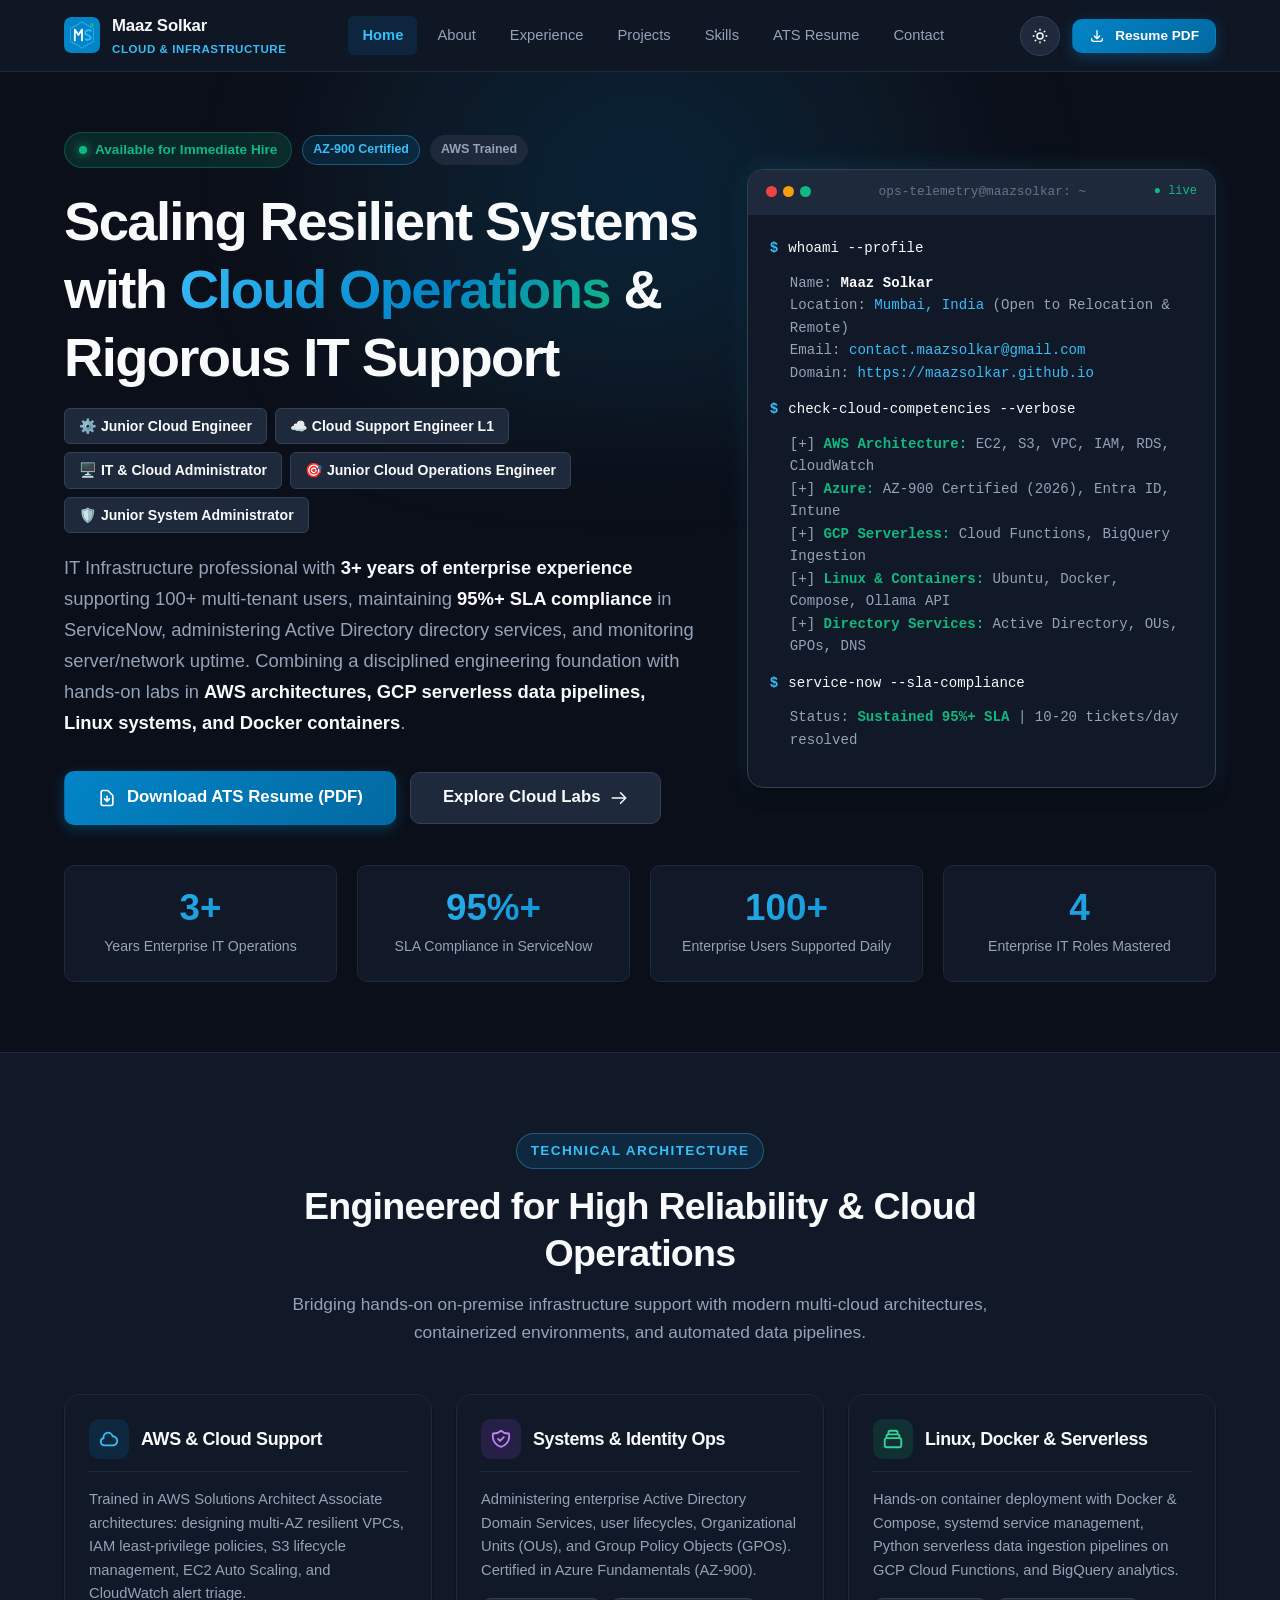
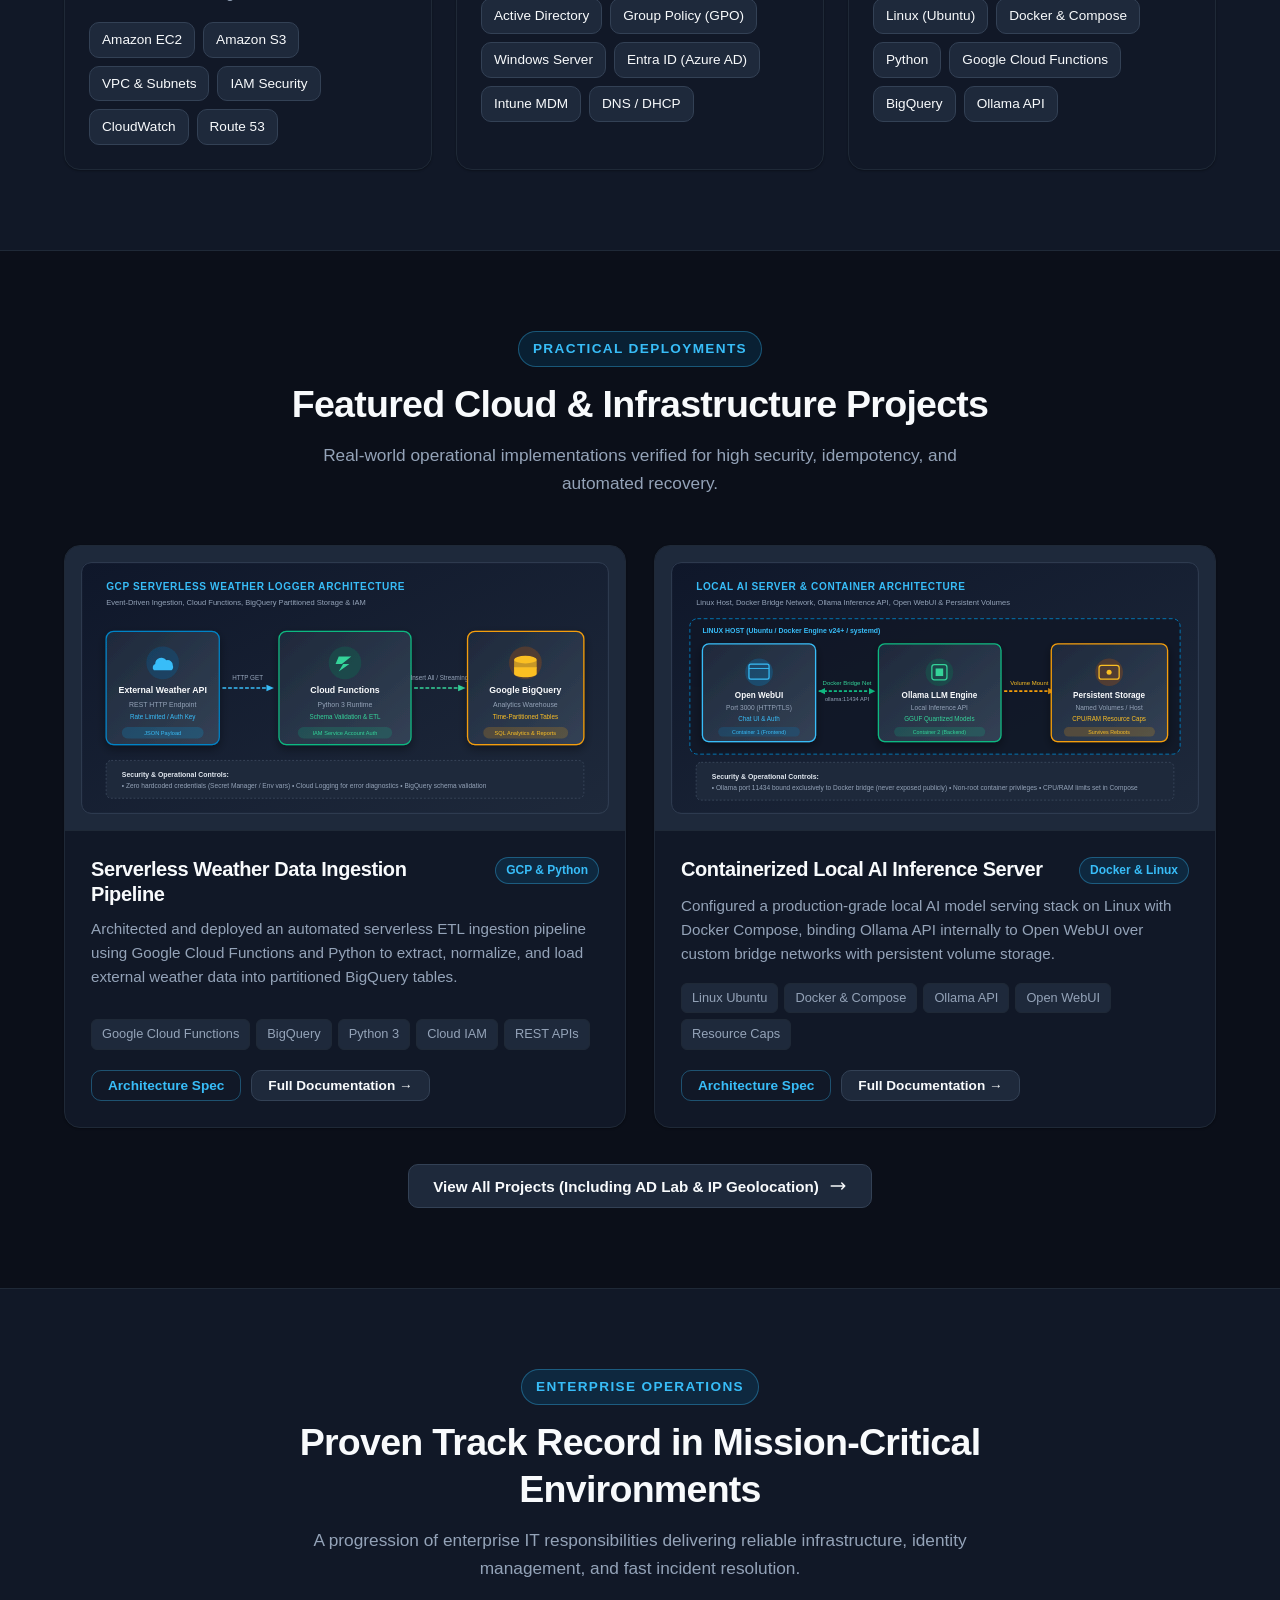
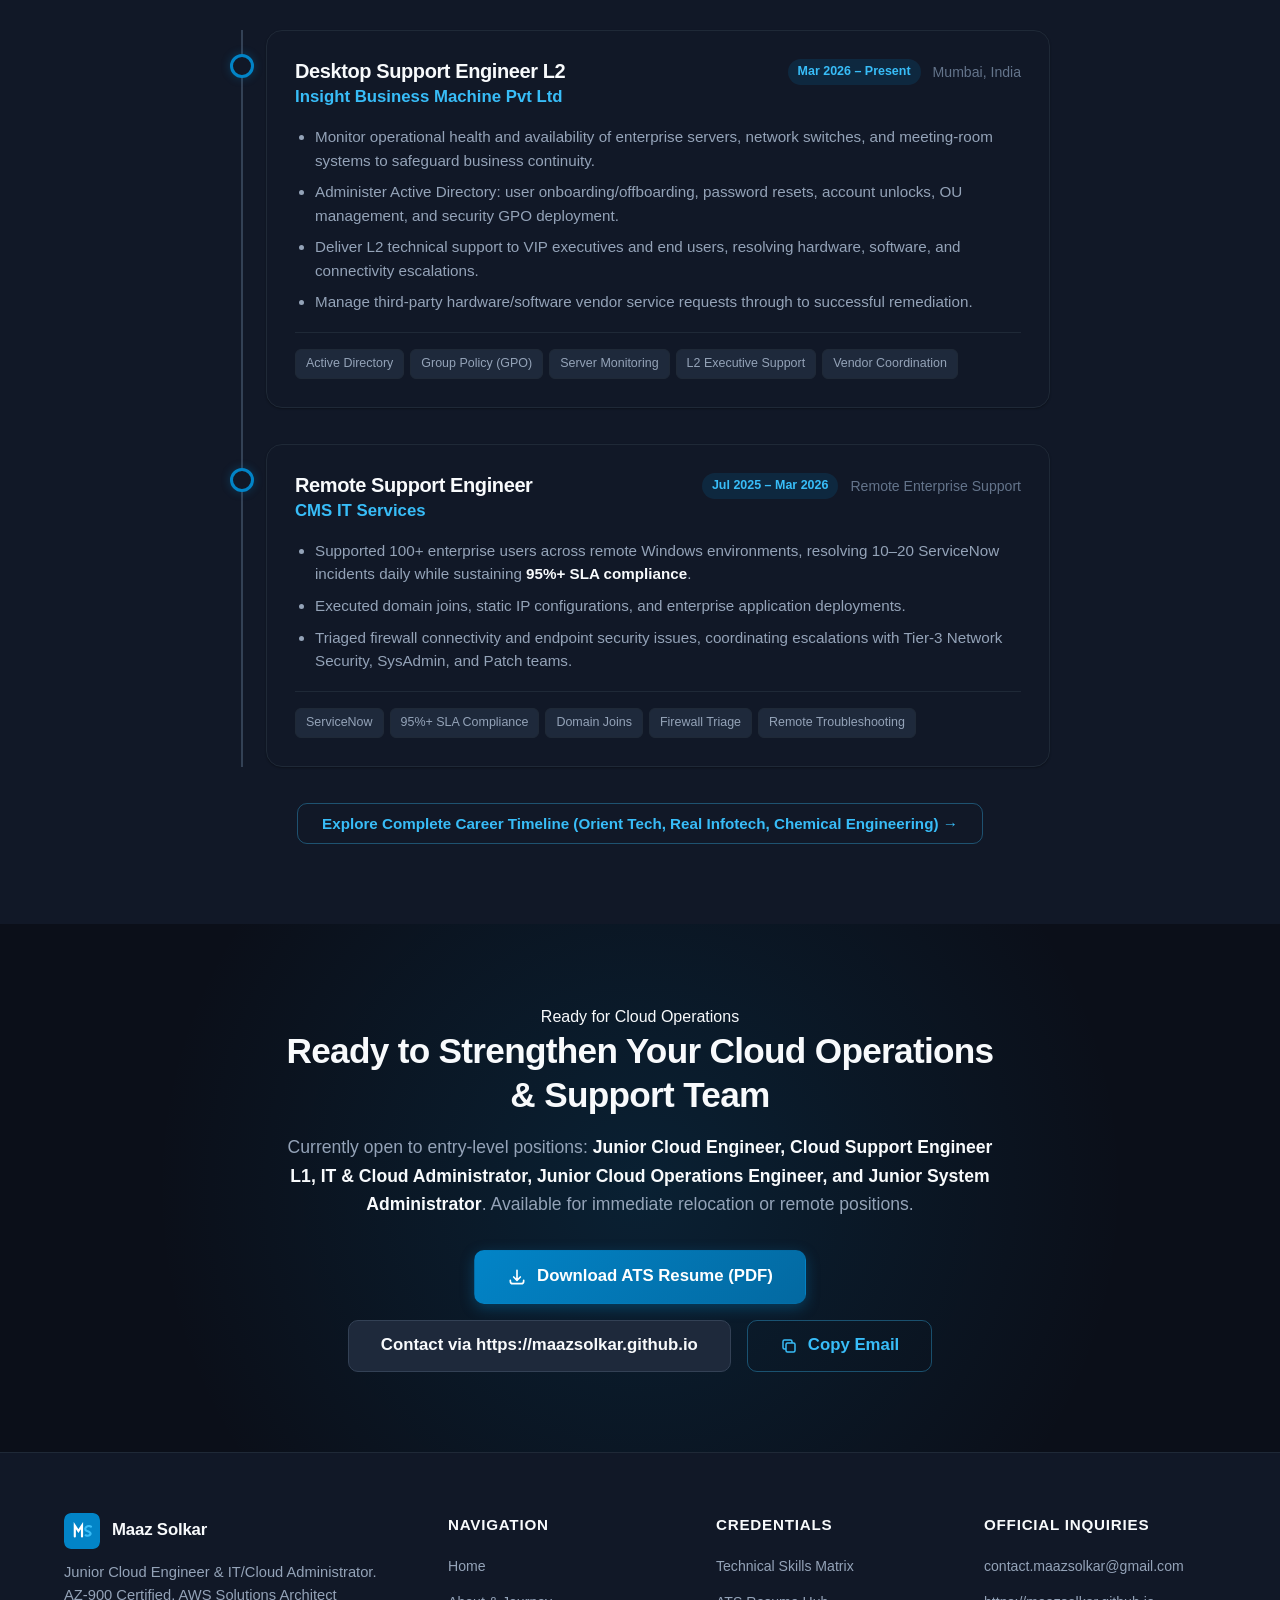
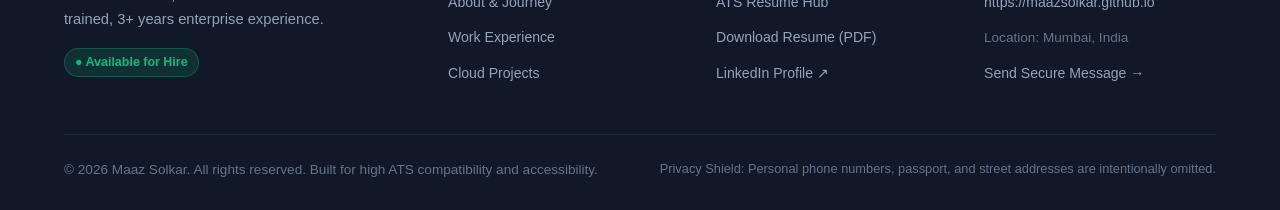
<file: index.html>
<!DOCTYPE html>
<html lang="en" data-theme="dark">
<head>
  <meta charset="UTF-8">
  <meta name="viewport" content="width=device-width, initial-scale=1.0">
  <title>Maaz Solkar | Junior Cloud Engineer &amp; IT Cloud Administrator</title>
  
  <!-- SEO & ATS Meta Tags -->
  <meta name="description" content="Official profile of Maaz Solkar - Infrastructure Operations Professional, AZ-900 Certified, AWS Solutions Architect trained. Target roles: Junior Cloud Engineer, Cloud Support Engineer L1, IT &amp; Cloud Administrator, Junior Cloud Operations Engineer, Junior System Administrator.">
  <meta name="keywords" content="Maaz Solkar, Junior Cloud Engineer, Cloud Support Engineer L1, IT Cloud Administrator, Junior Cloud Operations Engineer, Junior System Administrator, Azure AZ-900, Active Directory, Docker, Linux, BigQuery, ServiceNow, ATS Friendly Resume">
  <meta name="author" content="Maaz Solkar">
  <meta name="robots" content="index, follow">
  <link rel="canonical" href="https://maazsolkar.github.io/">

  <!-- Security & Content Policy -->
  <meta http-equiv="X-Content-Type-Options" content="nosniff">
  <meta http-equiv="X-Frame-Options" content="DENY">
  <meta name="referrer" content="strict-origin-when-cross-origin">

  <!-- Open Graph / Social -->
  <meta property="og:type" content="website">
  <meta property="og:url" content="https://maazsolkar.github.io/">
  <meta property="og:title" content="Maaz Solkar | Cloud Operations &amp; Infrastructure Engineer">
  <meta property="og:description" content="3+ years of enterprise IT experience, AZ-900 certified, AWS Solutions Architect trained. Explore cloud projects, verified skills, and ATS-optimized resume.">
  <meta property="og:site_name" content="Maaz Solkar Profile">

  <!-- Favicon -->
  <link rel="icon" type="image/svg+xml" href="assets/images/favicon.svg">

  <!-- Stylesheets -->
  <link rel="stylesheet" href="css/main.css">
  <link rel="stylesheet" href="css/components.css">
  <link rel="stylesheet" href="css/print.css" media="print">

  <!-- Schema.org JSON-LD for ATS & Search Crawlers -->
  <script type="application/ld+json">
  {
    "@context": "https://schema.org",
    "@type": "Person",
    "name": "Maaz Solkar",
    "jobTitle": "Junior Cloud Engineer",
    "description": "IT Infrastructure & Cloud Operations professional with 3+ years experience supporting enterprise users, Active Directory identity, and monitored infrastructure.",
    "email": "contact.maazsolkar@gmail.com",
    "url": "https://maazsolkar.github.io",
    "sameAs": [
      "https://linkedin.com/in/maaz-solkar"
    ],
    "address": {
      "@type": "PostalAddress",
      "addressLocality": "Mumbai",
      "addressCountry": "India"
    },
    "hasCredential": [
      {
        "@type": "EducationalOccupationalCredential",
        "name": "Microsoft Certified: Azure Fundamentals (AZ-900)",
        "credentialCategory": "Certification"
      },
      {
        "@type": "EducationalOccupationalCredential",
        "name": "AWS Solutions Architect - Associate Training",
        "credentialCategory": "Professional Course"
      }
    ],
    "knowsAbout": [
      "AWS Cloud Operations",
      "Amazon EC2",
      "Amazon S3",
      "Amazon VPC",
      "Active Directory Domain Services",
      "Group Policy Objects (GPO)",
      "Microsoft Azure AZ-900",
      "Google Cloud Functions & BigQuery",
      "Linux Administration",
      "Docker Containers",
      "Python Scripting",
      "ServiceNow Incident & SLA Management"
    ]
  }
  </script>
</head>
<body>

  <!-- Accessible Skip Link -->
  <a href="#mainContent" class="skip-link">Skip to main content</a>

  <!-- Navigation Header -->
  <header class="site-header" role="banner">
    <div class="container nav-container">
      <a href="index.html" class="brand-logo" aria-label="Maaz Solkar Homepage">
        <svg viewBox="0 0 100 100" aria-hidden="true">
          <rect width="100" height="100" rx="20" fill="#0284c7" />
          <polygon points="50,14 82,32 82,68 50,86 18,68 18,32" fill="none" stroke="#38bdf8" stroke-width="3" stroke-dasharray="4 2"/>
          <path d="M30 65 L30 35 L40 50 L50 35 L50 65" fill="none" stroke="#ffffff" stroke-width="5" stroke-linecap="round" stroke-linejoin="round"/>
          <path d="M60 62 C60 62 67 65 72 61 C77 57 71 52 64 50 C57 48 57 40 65 37 C71 35 75 38 75 38" fill="none" stroke="#38bdf8" stroke-width="5" stroke-linecap="round"/>
          <circle cx="78" cy="22" r="5" fill="#10b981" />
        </svg>
        <div class="brand-logo-text">
          <span class="brand-name">Maaz Solkar</span>
          <span class="brand-tag">Cloud &amp; Infrastructure</span>
        </div>
      </a>

      <!-- Desktop Nav -->
      <nav class="nav-menu" aria-label="Main Navigation">
        <a href="index.html" class="nav-link active" aria-current="page">Home</a>
        <a href="about.html" class="nav-link">About</a>
        <a href="experience.html" class="nav-link">Experience</a>
        <a href="projects.html" class="nav-link">Projects</a>
        <a href="skills.html" class="nav-link">Skills</a>
        <a href="resume.html" class="nav-link">ATS Resume</a>
        <a href="contact.html" class="nav-link">Contact</a>
      </nav>

      <!-- Nav Actions -->
      <div class="nav-actions">
        <button class="theme-toggle-btn" type="button" aria-label="Toggle Color Theme">
          <svg class="sun-icon" fill="none" stroke="currentColor" viewBox="0 0 24 24" aria-hidden="true">
            <path stroke-linecap="round" stroke-linejoin="round" stroke-width="2" d="M12 3v1m0 16v1m9-9h-1M4 12H3m15.364 6.364l-.707-.707M6.343 6.343l-.707-.707m12.728 0l-.707.707M6.343 17.657l-.707.707M16 12a4 4 0 11-8 0 4 4 0 018 0z" />
          </svg>
          <svg class="moon-icon" fill="none" stroke="currentColor" viewBox="0 0 24 24" aria-hidden="true">
            <path stroke-linecap="round" stroke-linejoin="round" stroke-width="2" d="M20.354 15.354A9 9 0 018.646 3.646 9.003 9.003 0 0012 21a9.003 9.003 0 008.354-5.646z" />
          </svg>
        </button>

        <a href="assets/docs/Maaz_Solkar_Cloud_Operations_Resume.pdf" download class="btn btn-primary btn-sm" aria-label="Download ATS Resume PDF">
          <svg width="16" height="16" fill="none" stroke="currentColor" viewBox="0 0 24 24" aria-hidden="true">
            <path stroke-linecap="round" stroke-linejoin="round" stroke-width="2" d="M4 16v1a3 3 0 003 3h10a3 3 0 003-3v-1m-4-4l-4 4m0 0l-4-4m4 4V4"/>
          </svg>
          <span>Resume PDF</span>
        </a>

        <!-- Mobile Hamburger Toggle -->
        <button class="mobile-toggle" type="button" aria-label="Open Navigation Menu" aria-expanded="false">
          <svg width="22" height="22" fill="none" stroke="currentColor" viewBox="0 0 24 24" aria-hidden="true">
            <path stroke-linecap="round" stroke-linejoin="round" stroke-width="2" d="M4 6h16M4 12h16M4 18h16"/>
          </svg>
        </button>
      </div>
    </div>
  </header>

  <!-- Mobile Off-Canvas Drawer -->
  <div class="mobile-drawer-backdrop" aria-hidden="true"></div>
  <aside class="mobile-drawer" aria-label="Mobile Navigation Drawer">
    <div style="margin-bottom: 24px; padding-bottom: 16px; border-bottom: 1px solid var(--border-subtle);">
      <div style="font-weight: 800; font-size: 1.1rem; color: var(--text-primary);">Maaz Solkar</div>
      <div style="font-size: 0.8rem; color: var(--text-accent);">https://maazsolkar.github.io</div>
    </div>
    <ul class="mobile-nav-list">
      <li><a href="index.html" class="mobile-nav-link active">Home</a></li>
      <li><a href="about.html" class="mobile-nav-link">About</a></li>
      <li><a href="experience.html" class="mobile-nav-link">Experience</a></li>
      <li><a href="projects.html" class="mobile-nav-link">Projects</a></li>
      <li><a href="skills.html" class="mobile-nav-link">Skills</a></li>
      <li><a href="resume.html" class="mobile-nav-link">ATS Resume</a></li>
      <li><a href="contact.html" class="mobile-nav-link">Contact</a></li>
    </ul>
  </aside>

  <!-- Main Content -->
  <main id="mainContent">

    <!-- HERO SECTION -->
    <section class="hero-section" aria-labelledby="heroHeading">
      <div class="hero-glow" aria-hidden="true"></div>
      <div class="container hero-content">
        
        <!-- Left: Text & Pitch -->
        <div class="hero-text">
          <div class="hero-badge-group">
            <div class="status-indicator">
              <span class="status-dot"></span>
              <span>Available for Immediate Hire</span>
            </div>
            <span class="badge badge-primary">AZ-900 Certified</span>
            <span class="badge">AWS Trained</span>
          </div>

          <h1 id="heroHeading" class="hero-title">
            Scaling Resilient Systems with <span class="gradient-text">Cloud Operations</span> &amp; Rigorous IT Support
          </h1>

          <!-- Targeted Job Roles -->
          <div class="hero-role-tags" aria-label="Targeted Job Roles">
            <span class="hero-role-tag">⚙️ Junior Cloud Engineer</span>
            <span class="hero-role-tag">☁️ Cloud Support Engineer L1</span>
            <span class="hero-role-tag">🖥️ IT &amp; Cloud Administrator</span>
            <span class="hero-role-tag">🎯 Junior Cloud Operations Engineer</span>
            <span class="hero-role-tag">🛡️ Junior System Administrator</span>
          </div>

          <p class="hero-description">
            IT Infrastructure professional with <strong>3+ years of enterprise experience</strong> supporting 100+ multi-tenant users, maintaining <strong>95%+ SLA compliance</strong> in ServiceNow, administering Active Directory directory services, and monitoring server/network uptime. Combining a disciplined engineering foundation with hands-on labs in <strong>AWS architectures, GCP serverless data pipelines, Linux systems, and Docker containers</strong>.
          </p>

          <div class="hero-ctas">
            <a href="assets/docs/Maaz_Solkar_Cloud_Operations_Resume.pdf" download class="btn btn-primary btn-lg">
              <svg width="20" height="20" fill="none" stroke="currentColor" viewBox="0 0 24 24" aria-hidden="true">
                <path stroke-linecap="round" stroke-linejoin="round" stroke-width="2" d="M12 10v6m0 0l-3-3m3 3l3-3m2 8H7a2 2 0 01-2-2V5a2 2 0 012-2h5.586a1 1 0 01.707.293l5.414 5.414a1 1 0 01.293.707V19a2 2 0 01-2 2z" />
              </svg>
              <span>Download ATS Resume (PDF)</span>
            </a>
            <a href="projects.html" class="btn btn-secondary btn-lg">
              <span>Explore Cloud Labs</span>
              <svg width="18" height="18" fill="none" stroke="currentColor" viewBox="0 0 24 24" aria-hidden="true">
                <path stroke-linecap="round" stroke-linejoin="round" stroke-width="2" d="M14 5l7 7m0 0l-7 7m7-7H3"/>
              </svg>
            </a>
          </div>
        </div>

        <!-- Right: Terminal Card / Live Telemetry -->
        <div class="hero-card">
          <div class="terminal-header">
            <div class="terminal-dots">
              <span class="terminal-dot dot-red"></span>
              <span class="terminal-dot dot-yellow"></span>
              <span class="terminal-dot dot-green"></span>
            </div>
            <span class="terminal-title">ops-telemetry@maazsolkar: ~</span>
            <span style="font-size: 0.75rem; color: #10b981; font-family: var(--font-mono);">● live</span>
          </div>
          <div class="terminal-body">
            <div class="terminal-line">
              <span class="terminal-prompt">$</span>
              <span class="terminal-cmd">whoami --profile</span>
            </div>
            <div class="terminal-response">
              <div>Name: <span style="color: #fff; font-weight: bold;">Maaz Solkar</span></div>
              <div>Location: <span style="color: #38bdf8;">Mumbai, India</span> (Open to Relocation &amp; Remote)</div>
              <div>Email: <span style="color: #38bdf8;">contact.maazsolkar@gmail.com</span></div>
              <div>Domain: <span style="color: #38bdf8;">https://maazsolkar.github.io</span></div>
            </div>

            <div class="terminal-line">
              <span class="terminal-prompt">$</span>
              <span class="terminal-cmd">check-cloud-competencies --verbose</span>
            </div>
            <div class="terminal-response">
              <div>[+] <span class="terminal-highlight">AWS Architecture:</span> EC2, S3, VPC, IAM, RDS, CloudWatch</div>
              <div>[+] <span class="terminal-highlight">Azure:</span> AZ-900 Certified (2026), Entra ID, Intune</div>
              <div>[+] <span class="terminal-highlight">GCP Serverless:</span> Cloud Functions, BigQuery Ingestion</div>
              <div>[+] <span class="terminal-highlight">Linux &amp; Containers:</span> Ubuntu, Docker, Compose, Ollama API</div>
              <div>[+] <span class="terminal-highlight">Directory Services:</span> Active Directory, OUs, GPOs, DNS</div>
            </div>

            <div class="terminal-line">
              <span class="terminal-prompt">$</span>
              <span class="terminal-cmd">service-now --sla-compliance</span>
            </div>
            <div class="terminal-response">
              <div>Status: <span class="terminal-highlight">Sustained 95%+ SLA</span> | 10-20 tickets/day resolved</div>
            </div>
          </div>
        </div>

      </div>

      <!-- Live Operational Metrics -->
      <div class="container">
        <div class="metrics-grid">
          <div class="metric-card">
            <div class="metric-value">3+</div>
            <div class="metric-label">Years Enterprise IT Operations</div>
          </div>
          <div class="metric-card">
            <div class="metric-value">95%+</div>
            <div class="metric-label">SLA Compliance in ServiceNow</div>
          </div>
          <div class="metric-card">
            <div class="metric-value">100+</div>
            <div class="metric-label">Enterprise Users Supported Daily</div>
          </div>
          <div class="metric-card">
            <div class="metric-value">4</div>
            <div class="metric-label">Enterprise IT Roles Mastered</div>
          </div>
        </div>
      </div>
    </section>

    <!-- CORE SPECIALIZATIONS & PILLARS -->
    <section class="section-spacing" style="background: var(--bg-secondary); border-top: 1px solid var(--border-subtle); border-bottom: 1px solid var(--border-subtle);">
      <div class="container">
        <div class="section-header">
          <span class="section-eyebrow">Technical Architecture</span>
          <h2 class="section-title">Engineered for High Reliability &amp; Cloud Operations</h2>
          <p class="section-description">Bridging hands-on on-premise infrastructure support with modern multi-cloud architectures, containerized environments, and automated data pipelines.</p>
        </div>

        <div class="specializations-grid">
          
          <!-- Pillar 1: AWS & Cloud Infrastructure -->
          <div class="skill-category-card">
            <div class="skill-category-header">
              <div class="skill-category-icon">
                <svg width="22" height="22" fill="none" stroke="currentColor" viewBox="0 0 24 24" aria-hidden="true">
                  <path stroke-linecap="round" stroke-linejoin="round" stroke-width="2" d="M3 15a4 4 0 004 4h9a5 5 0 10-.1-9.999 5.002 5.002 0 00-9.78 2.096A4.001 4.001 0 003 15z" />
                </svg>
              </div>
              <h3 class="skill-category-title">AWS &amp; Cloud Support</h3>
            </div>
            <p style="font-size: 0.92rem; color: var(--text-secondary); margin-bottom: 16px;">
              Trained in AWS Solutions Architect Associate architectures: designing multi-AZ resilient VPCs, IAM least-privilege policies, S3 lifecycle management, EC2 Auto Scaling, and CloudWatch alert triage.
            </p>
            <div class="skill-pill-list">
              <span class="skill-pill">Amazon EC2</span>
              <span class="skill-pill">Amazon S3</span>
              <span class="skill-pill">VPC &amp; Subnets</span>
              <span class="skill-pill">IAM Security</span>
              <span class="skill-pill">CloudWatch</span>
              <span class="skill-pill">Route 53</span>
            </div>
          </div>

          <!-- Pillar 2: Systems, Identity & Active Directory -->
          <div class="skill-category-card">
            <div class="skill-category-header">
              <div class="skill-category-icon" style="background: rgba(168, 85, 247, 0.15); color: #c084fc;">
                <svg width="22" height="22" fill="none" stroke="currentColor" viewBox="0 0 24 24" aria-hidden="true">
                  <path stroke-linecap="round" stroke-linejoin="round" stroke-width="2" d="M9 12l2 2 4-4m5.618-4.016A11.955 11.955 0 0112 2.944a11.955 11.955 0 01-8.618 3.04A12.02 12.02 0 003 9c0 5.591 3.824 10.29 9 11.622 5.176-1.332 9-6.03 9-11.622 0-1.042-.133-2.052-.382-3.016z" />
                </svg>
              </div>
              <h3 class="skill-category-title">Systems &amp; Identity Ops</h3>
            </div>
            <p style="font-size: 0.92rem; color: var(--text-secondary); margin-bottom: 16px;">
              Administering enterprise Active Directory Domain Services, user lifecycles, Organizational Units (OUs), and Group Policy Objects (GPOs). Certified in Azure Fundamentals (AZ-900).
            </p>
            <div class="skill-pill-list">
              <span class="skill-pill">Active Directory</span>
              <span class="skill-pill">Group Policy (GPO)</span>
              <span class="skill-pill">Windows Server</span>
              <span class="skill-pill">Entra ID (Azure AD)</span>
              <span class="skill-pill">Intune MDM</span>
              <span class="skill-pill">DNS / DHCP</span>
            </div>
          </div>

          <!-- Pillar 3: Linux, Containers & Serverless -->
          <div class="skill-category-card">
            <div class="skill-category-header">
              <div class="skill-category-icon" style="background: rgba(16, 185, 129, 0.15); color: #34d399;">
                <svg width="22" height="22" fill="none" stroke="currentColor" viewBox="0 0 24 24" aria-hidden="true">
                  <path stroke-linecap="round" stroke-linejoin="round" stroke-width="2" d="M19 11H5m14 0a2 2 0 012 2v6a2 2 0 01-2 2H5a2 2 0 01-2-2v-6a2 2 0 012-2m14 0V9a2 2 0 00-2-2M5 11V9a2 2 0 012-2m0 0V5a2 2 0 012-2h6a2 2 0 012 2v2M7 7h10" />
                </svg>
              </div>
              <h3 class="skill-category-title">Linux, Docker &amp; Serverless</h3>
            </div>
            <p style="font-size: 0.92rem; color: var(--text-secondary); margin-bottom: 16px;">
              Hands-on container deployment with Docker &amp; Compose, systemd service management, Python serverless data ingestion pipelines on GCP Cloud Functions, and BigQuery analytics.
            </p>
            <div class="skill-pill-list">
              <span class="skill-pill">Linux (Ubuntu)</span>
              <span class="skill-pill">Docker &amp; Compose</span>
              <span class="skill-pill">Python</span>
              <span class="skill-pill">Google Cloud Functions</span>
              <span class="skill-pill">BigQuery</span>
              <span class="skill-pill">Ollama API</span>
            </div>
          </div>

        </div>
      </div>
    </section>

    <!-- FEATURED PROJECTS PREVIEW -->
    <section class="section-spacing">
      <div class="container">
        <div class="section-header">
          <span class="section-eyebrow">Practical Deployments</span>
          <h2 class="section-title">Featured Cloud &amp; Infrastructure Projects</h2>
          <p class="section-description">Real-world operational implementations verified for high security, idempotency, and automated recovery.</p>
        </div>

        <div class="projects-grid">
          
          <!-- Project 1: GCP Weather Logger -->
          <article class="project-card">
            <div class="project-preview" onclick="openProjectModal('GCP Weather Logger Pipeline', 'assets/images/gcp-weather-arch.svg', '<p><strong>Stack:</strong> Python, Google Cloud Functions, BigQuery, Cloud IAM.<br><strong>Objective:</strong> Serverless weather ingestion pipeline collecting data from REST APIs and saving structured, partitioned records into BigQuery.<br><strong>Key Controls:</strong> Dedicated IAM Service Account, secret store integration, zero hardcoded credentials, and cloud logging observability.</p>')">
              <img src="assets/images/gcp-weather-arch.svg" alt="GCP Weather Logger Architecture Diagram" loading="lazy">
              <div class="project-preview-overlay">
                <svg width="20" height="20" fill="none" stroke="currentColor" viewBox="0 0 24 24"><path stroke-linecap="round" stroke-linejoin="round" stroke-width="2" d="M21 21l-6-6m2-5a7 7 0 11-14 0 7 7 0 0114 0zM10 7v3m0 0v3m0-3h3m-3 0H7"/></svg>
                <span>Click to View Architecture Diagram</span>
              </div>
            </div>
            <div class="project-body">
              <div class="project-header-row">
                <h3 class="project-title">Serverless Weather Data Ingestion Pipeline</h3>
                <span class="project-category-badge">GCP &amp; Python</span>
              </div>
              <p class="project-desc">
                Architected and deployed an automated serverless ETL ingestion pipeline using Google Cloud Functions and Python to extract, normalize, and load external weather data into partitioned BigQuery tables.
              </p>
              <div class="project-tech-stack">
                <span class="project-tech-pill">Google Cloud Functions</span>
                <span class="project-tech-pill">BigQuery</span>
                <span class="project-tech-pill">Python 3</span>
                <span class="project-tech-pill">Cloud IAM</span>
                <span class="project-tech-pill">REST APIs</span>
              </div>
              <div class="project-actions">
                <button type="button" class="btn btn-outline btn-sm" onclick="openProjectModal('GCP Weather Logger Pipeline', 'assets/images/gcp-weather-arch.svg', '<p><strong>Stack:</strong> Python, Google Cloud Functions, BigQuery, Cloud IAM.<br><strong>Details:</strong> Schema normalization with retry safety, Cloud IAM least privilege, structured BigQuery SQL audit verification.</p>')">
                  <span>Architecture Spec</span>
                </button>
                <a href="projects.html#gcp-weather" class="btn btn-secondary btn-sm">Full Documentation →</a>
              </div>
            </div>
          </article>

          <!-- Project 2: Local AI Server -->
          <article class="project-card">
            <div class="project-preview" onclick="openProjectModal('Containerized Local AI Inference Stack', 'assets/images/local-ai-arch.svg', '<p><strong>Stack:</strong> Linux (Ubuntu), Docker, Docker Compose, Ollama, Open WebUI.<br><strong>Objective:</strong> Self-hosted local inference environment for large language models, isolated behind Docker bridge networking.<br><strong>Key Controls:</strong> Non-root container privileges, persistent volume storage, CPU/GPU utilization telemetry, and firewall isolation.</p>')">
              <img src="assets/images/local-ai-arch.svg" alt="Local AI Server Architecture Diagram" loading="lazy">
              <div class="project-preview-overlay">
                <svg width="20" height="20" fill="none" stroke="currentColor" viewBox="0 0 24 24"><path stroke-linecap="round" stroke-linejoin="round" stroke-width="2" d="M21 21l-6-6m2-5a7 7 0 11-14 0 7 7 0 0114 0zM10 7v3m0 0v3m0-3h3m-3 0H7"/></svg>
                <span>Click to View Architecture Diagram</span>
              </div>
            </div>
            <div class="project-body">
              <div class="project-header-row">
                <h3 class="project-title">Containerized Local AI Inference Server</h3>
                <span class="project-category-badge">Docker &amp; Linux</span>
              </div>
              <p class="project-desc">
                Configured a production-grade local AI model serving stack on Linux with Docker Compose, binding Ollama API internally to Open WebUI over custom bridge networks with persistent volume storage.
              </p>
              <div class="project-tech-stack">
                <span class="project-tech-pill">Linux Ubuntu</span>
                <span class="project-tech-pill">Docker &amp; Compose</span>
                <span class="project-tech-pill">Ollama API</span>
                <span class="project-tech-pill">Open WebUI</span>
                <span class="project-tech-pill">Resource Caps</span>
              </div>
              <div class="project-actions">
                <button type="button" class="btn btn-outline btn-sm" onclick="openProjectModal('Containerized Local AI Inference Stack', 'assets/images/local-ai-arch.svg', '<p><strong>Stack:</strong> Linux, Docker, Ollama, Open WebUI.<br><strong>Details:</strong> Persistent volume mounts for model weights, container healthchecks, and internal bridge routing.</p>')">
                  <span>Architecture Spec</span>
                </button>
                <a href="projects.html#local-ai" class="btn btn-secondary btn-sm">Full Documentation →</a>
              </div>
            </div>
          </article>

        </div>

        <div style="text-align: center; margin-top: 36px;">
          <a href="projects.html" class="btn btn-secondary">
            <span>View All Projects (Including AD Lab &amp; IP Geolocation)</span>
            <svg width="18" height="18" fill="none" stroke="currentColor" viewBox="0 0 24 24"><path stroke-linecap="round" stroke-linejoin="round" stroke-width="2" d="M17 8l4 4m0 0l-4 4m4-4H3"/></svg>
          </a>
        </div>
      </div>
    </section>

    <!-- LATEST EXPERIENCE HIGHLIGHTS -->
    <section class="section-spacing" style="background: var(--bg-secondary); border-top: 1px solid var(--border-subtle);">
      <div class="container">
        <div class="section-header">
          <span class="section-eyebrow">Enterprise Operations</span>
          <h2 class="section-title">Proven Track Record in Mission-Critical Environments</h2>
          <p class="section-description">A progression of enterprise IT responsibilities delivering reliable infrastructure, identity management, and fast incident resolution.</p>
        </div>

        <div class="timeline" style="max-width: 820px; margin: 0 auto;">
          
          <!-- Current Role: Insight Business Machines -->
          <div class="timeline-item">
            <div class="timeline-dot"></div>
            <div class="timeline-card">
              <div class="timeline-header">
                <div>
                  <h3 class="timeline-role">Desktop Support Engineer L2</h3>
                  <div class="timeline-company">Insight Business Machine Pvt Ltd</div>
                </div>
                <div class="timeline-meta">
                  <span class="timeline-badge">Mar 2026 – Present</span>
                  <span>Mumbai, India</span>
                </div>
              </div>
              <ul class="timeline-bullets">
                <li>Monitor operational health and availability of enterprise servers, network switches, and meeting-room systems to safeguard business continuity.</li>
                <li>Administer Active Directory: user onboarding/offboarding, password resets, account unlocks, OU management, and security GPO deployment.</li>
                <li>Deliver L2 technical support to VIP executives and end users, resolving hardware, software, and connectivity escalations.</li>
                <li>Manage third-party hardware/software vendor service requests through to successful remediation.</li>
              </ul>
              <div class="timeline-tags">
                <span class="timeline-tag">Active Directory</span>
                <span class="timeline-tag">Group Policy (GPO)</span>
                <span class="timeline-tag">Server Monitoring</span>
                <span class="timeline-tag">L2 Executive Support</span>
                <span class="timeline-tag">Vendor Coordination</span>
              </div>
            </div>
          </div>

          <!-- Role 2: CMS IT Services -->
          <div class="timeline-item">
            <div class="timeline-dot"></div>
            <div class="timeline-card">
              <div class="timeline-header">
                <div>
                  <h3 class="timeline-role">Remote Support Engineer</h3>
                  <div class="timeline-company">CMS IT Services</div>
                </div>
                <div class="timeline-meta">
                  <span class="timeline-badge">Jul 2025 – Mar 2026</span>
                  <span>Remote Enterprise Support</span>
                </div>
              </div>
              <ul class="timeline-bullets">
                <li>Supported 100+ enterprise users across remote Windows environments, resolving 10–20 ServiceNow incidents daily while sustaining <strong>95%+ SLA compliance</strong>.</li>
                <li>Executed domain joins, static IP configurations, and enterprise application deployments.</li>
                <li>Triaged firewall connectivity and endpoint security issues, coordinating escalations with Tier-3 Network Security, SysAdmin, and Patch teams.</li>
              </ul>
              <div class="timeline-tags">
                <span class="timeline-tag">ServiceNow</span>
                <span class="timeline-tag">95%+ SLA Compliance</span>
                <span class="timeline-tag">Domain Joins</span>
                <span class="timeline-tag">Firewall Triage</span>
                <span class="timeline-tag">Remote Troubleshooting</span>
              </div>
            </div>
          </div>

        </div>

        <div style="text-align: center; margin-top: 36px;">
          <a href="experience.html" class="btn btn-outline">
            <span>Explore Complete Career Timeline (Orient Tech, Real Infotech, Chemical Engineering) →</span>
          </a>
        </div>
      </div>
    </section>

    <!-- CALL TO ACTION / ATS RESUME DOWNLOAD -->
    <section class="section-spacing" style="text-align: center; background: radial-gradient(circle at center, rgba(2, 132, 199, 0.15) 0%, transparent 70%);">
      <div class="container" style="max-width: 760px;">
        <span class="section-eyebrow">Ready for Cloud Operations</span>
        <h2 style="font-size: 2.2rem; margin-bottom: 16px;">Ready to Strengthen Your Cloud Operations &amp; Support Team</h2>
        <p style="font-size: 1.1rem; color: var(--text-secondary); margin-bottom: 32px;">
          Currently open to entry-level positions: <strong>Junior Cloud Engineer, Cloud Support Engineer L1, IT &amp; Cloud Administrator, Junior Cloud Operations Engineer, and Junior System Administrator</strong>. Available for immediate relocation or remote positions.
        </p>

        <div style="display: flex; justify-content: center; flex-wrap: wrap; gap: 16px;">
          <a href="assets/docs/Maaz_Solkar_Cloud_Operations_Resume.pdf" download class="btn btn-primary btn-lg">
            <svg width="20" height="20" fill="none" stroke="currentColor" viewBox="0 0 24 24"><path stroke-linecap="round" stroke-linejoin="round" stroke-width="2" d="M4 16v1a3 3 0 003 3h10a3 3 0 003-3v-1m-4-4l-4 4m0 0l-4-4m4 4V4"/></svg>
            <span>Download ATS Resume (PDF)</span>
          </a>
          <a href="contact.html" class="btn btn-secondary btn-lg">
            <span>Contact via https://maazsolkar.github.io</span>
          </a>
          <button type="button" class="btn btn-outline btn-lg" onclick="copyToClipboard('contact.maazsolkar@gmail.com', 'Email copied: contact.maazsolkar@gmail.com')">
            <svg width="18" height="18" fill="none" stroke="currentColor" viewBox="0 0 24 24"><path stroke-linecap="round" stroke-linejoin="round" stroke-width="2" d="M8 16H6a2 2 0 01-2-2V6a2 2 0 012-2h8a2 2 0 012 2v2m-6 12h8a2 2 0 002-2v-8a2 2 0 00-2-2h-8a2 2 0 00-2 2v8a2 2 0 002 2z"/></svg>
            <span>Copy Email</span>
          </button>
        </div>
      </div>
    </section>

  </main>

  <!-- Global Project Architecture Modal Container -->
  <div class="modal-backdrop" role="dialog" aria-modal="true" aria-labelledby="modalTitle">
    <div class="modal-content">
      <div class="modal-header">
        <h3 id="modalTitle" class="modal-title">Architecture Diagram</h3>
        <button type="button" class="modal-close-btn" aria-label="Close modal">✕</button>
      </div>
      <div class="modal-body"></div>
    </div>
  </div>

  <!-- Back to Top Button -->
  <button type="button" class="back-to-top" aria-label="Scroll to top of page">
    <svg width="20" height="20" fill="none" stroke="currentColor" viewBox="0 0 24 24">
      <path stroke-linecap="round" stroke-linejoin="round" stroke-width="2.5" d="M5 10l7-7m0 0l7 7m-7-7v18"/>
    </svg>
  </button>

  <!-- Footer -->
  <footer class="site-footer" role="contentinfo">
    <div class="container">
      <div class="footer-top">
        <div class="footer-brand">
          <div class="brand-logo">
            <svg viewBox="0 0 100 100" width="32" height="32" aria-hidden="true">
              <rect width="100" height="100" rx="20" fill="#0284c7" />
              <path d="M30 65 L30 35 L40 50 L50 35 L50 65" fill="none" stroke="#ffffff" stroke-width="6" stroke-linecap="round"/>
              <path d="M60 62 C60 62 67 65 72 61 C77 57 71 52 64 50 C57 48 57 40 65 37 C71 35 75 38 75 38" fill="none" stroke="#38bdf8" stroke-width="6" stroke-linecap="round"/>
            </svg>
            <span class="brand-name">Maaz Solkar</span>
          </div>
          <p>
            Junior Cloud Engineer &amp; IT/Cloud Administrator. AZ-900 Certified, AWS Solutions Architect trained, 3+ years enterprise experience.
          </p>
          <div style="margin-top: 14px;">
            <span class="badge badge-success">● Available for Hire</span>
          </div>
        </div>

        <div>
          <div class="footer-col-title">Navigation</div>
          <ul class="footer-links">
            <li><a href="index.html" class="footer-link">Home</a></li>
            <li><a href="about.html" class="footer-link">About &amp; Journey</a></li>
            <li><a href="experience.html" class="footer-link">Work Experience</a></li>
            <li><a href="projects.html" class="footer-link">Cloud Projects</a></li>
          </ul>
        </div>

        <div>
          <div class="footer-col-title">Credentials</div>
          <ul class="footer-links">
            <li><a href="skills.html" class="footer-link">Technical Skills Matrix</a></li>
            <li><a href="resume.html" class="footer-link">ATS Resume Hub</a></li>
            <li><a href="assets/docs/Maaz_Solkar_Cloud_Operations_Resume.pdf" download class="footer-link">Download Resume (PDF)</a></li>
            <li><a href="https://linkedin.com/in/maaz-solkar" target="_blank" rel="noopener noreferrer" class="footer-link">LinkedIn Profile ↗</a></li>
          </ul>
        </div>

        <div>
          <div class="footer-col-title">Official Inquiries</div>
          <ul class="footer-links">
            <li><a href="mailto:contact.maazsolkar@gmail.com" class="footer-link">contact.maazsolkar@gmail.com</a></li>
            <li><a href="https://maazsolkar.github.io" class="footer-link">https://maazsolkar.github.io</a></li>
            <li><span style="font-size: 0.85rem; color: var(--text-muted);">Location: Mumbai, India</span></li>
            <li><a href="contact.html" class="footer-link">Send Secure Message →</a></li>
          </ul>
        </div>
      </div>

      <div class="footer-bottom">
        <div>
          © 2026 Maaz Solkar. All rights reserved. Built for high ATS compatibility and accessibility.
        </div>
        <div style="font-size: 0.8rem; color: var(--text-muted);">
          Privacy Shield: Personal phone numbers, passport, and street addresses are intentionally omitted.
        </div>
      </div>
    </div>
  </footer>

  <!-- Scripts -->
  <script src="js/main.js"></script>
</body>
</html>
</file>
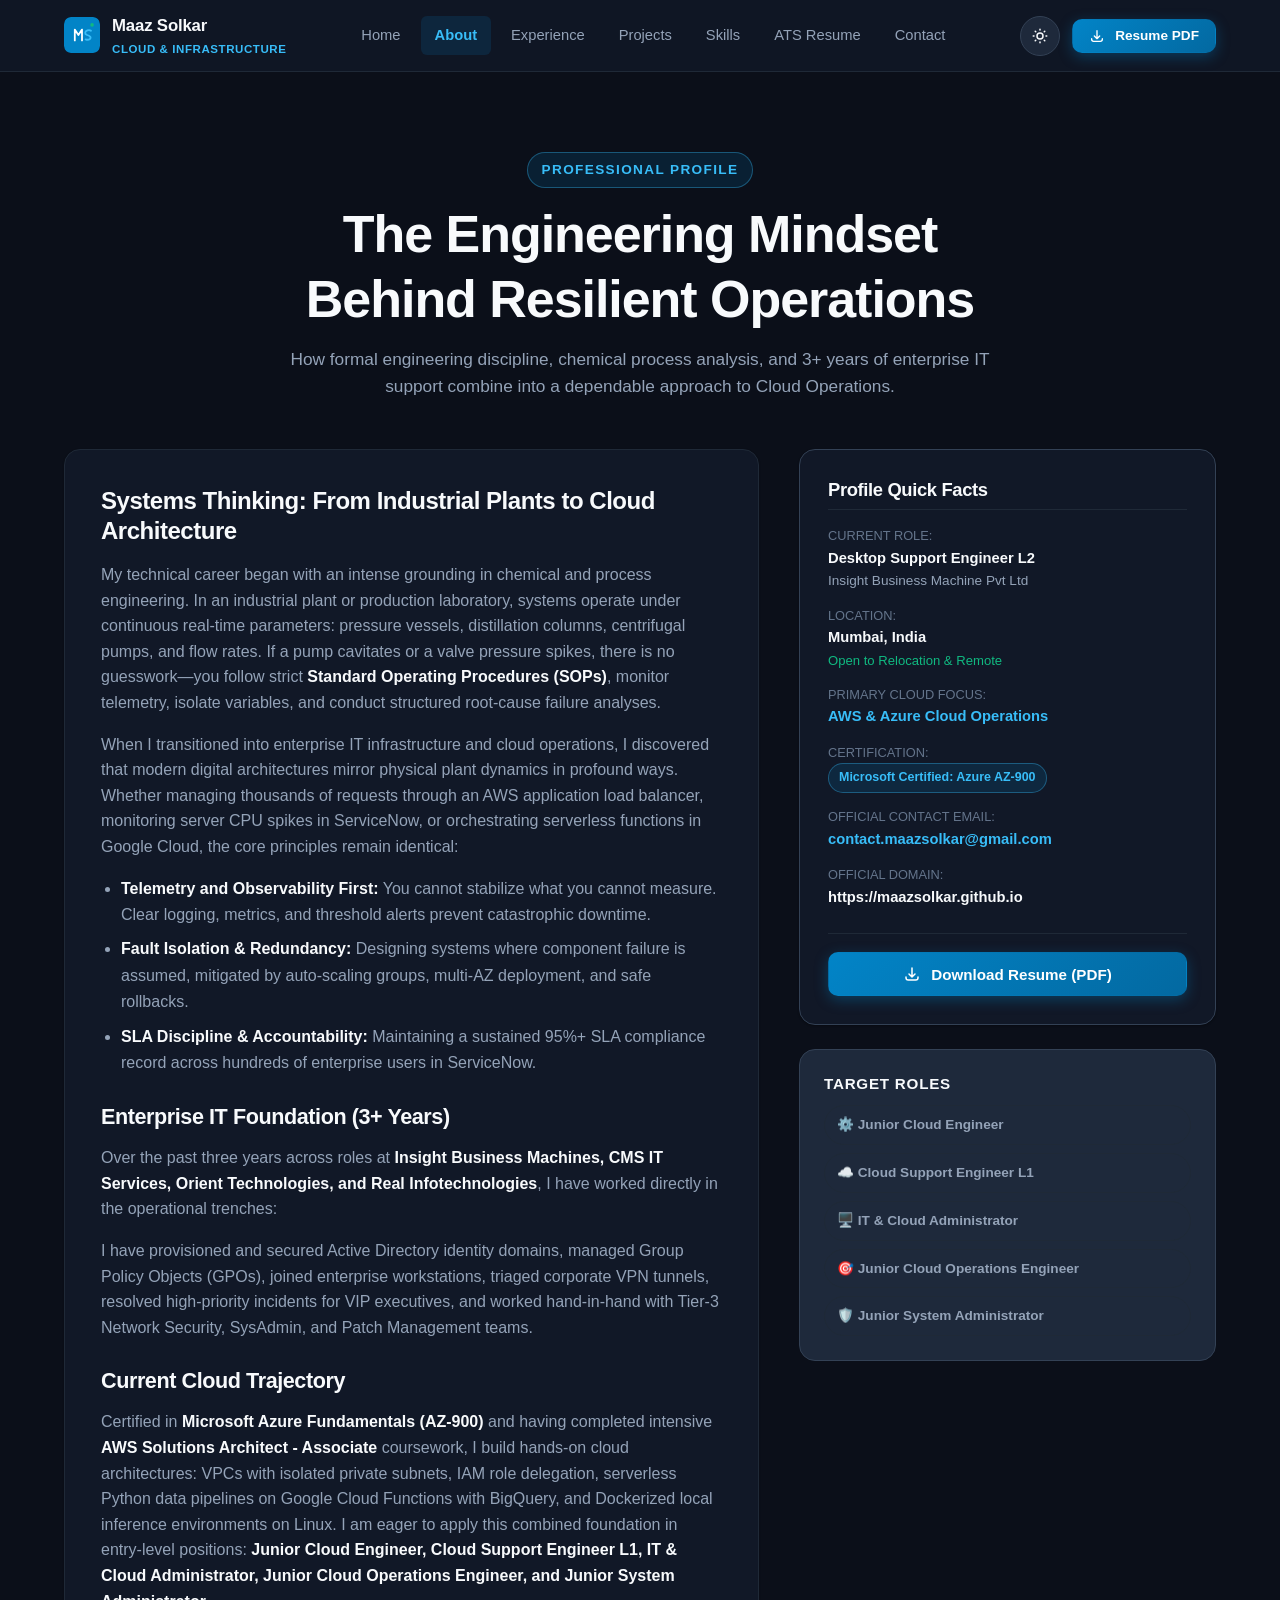
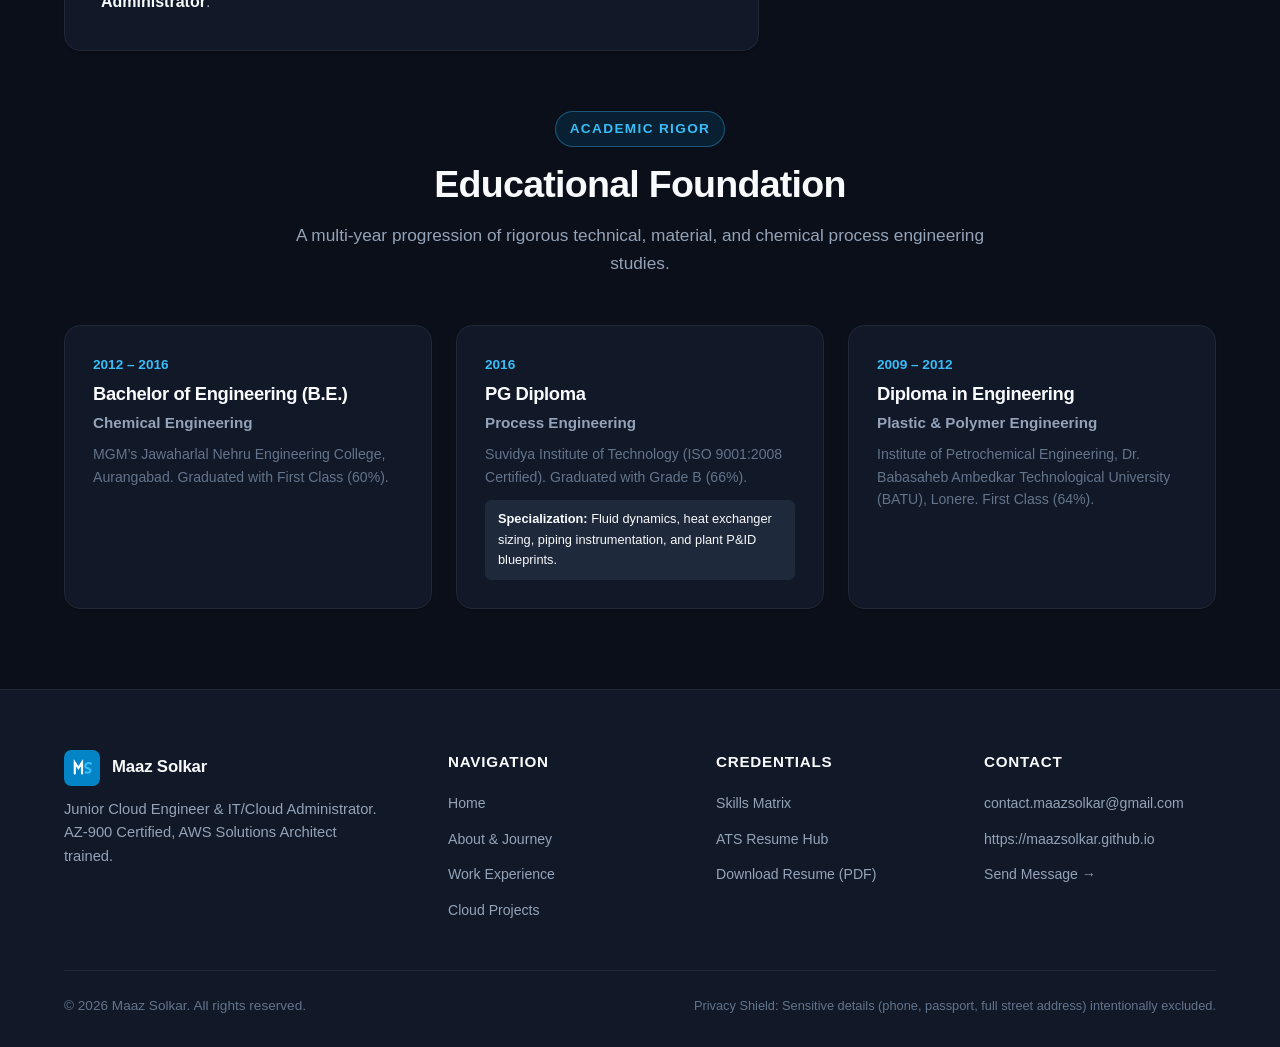
<file: about.html>
<!DOCTYPE html>
<html lang="en" data-theme="dark">
<head>
  <meta charset="UTF-8">
  <meta name="viewport" content="width=device-width, initial-scale=1.0">
  <title>About Maaz Solkar | Cloud Operations &amp; Systems Engineering Journey</title>
  
  <meta name="description" content="Learn about Maaz Solkar's unique journey from process engineering to enterprise IT infrastructure and Cloud Operations. Certified in Azure AZ-900, trained in AWS Solutions Architect.">
  <meta name="keywords" content="Maaz Solkar, About, Junior Cloud Engineer, Cloud Support Engineer L1, IT Cloud Administrator, Junior System Administrator, Systems Engineering, Background">
  <meta name="author" content="Maaz Solkar">
  <meta name="robots" content="index, follow">
  <link rel="canonical" href="https://maazsolkar.github.io/about.html">

  <meta http-equiv="X-Content-Type-Options" content="nosniff">
  <meta http-equiv="X-Frame-Options" content="DENY">
  <meta name="referrer" content="strict-origin-when-cross-origin">

  <link rel="icon" type="image/svg+xml" href="assets/images/favicon.svg">
  <link rel="stylesheet" href="css/main.css">
  <link rel="stylesheet" href="css/components.css">
  <link rel="stylesheet" href="css/print.css" media="print">

  <script type="application/ld+json">
  {
    "@context": "https://schema.org",
    "@type": "ProfilePage",
    "mainEntity": {
      "@type": "Person",
      "name": "Maaz Solkar",
      "jobTitle": "Junior Cloud Engineer",
      "email": "contact.maazsolkar@gmail.com",
      "url": "https://maazsolkar.github.io",
      "alumniOf": [
        {
          "@type": "EducationalOrganization",
          "name": "MGM's Jawaharlal Nehru Engineering College"
        },
        {
          "@type": "EducationalOrganization",
          "name": "Institute of Petrochemical Engineering"
        }
      ]
    }
  }
  </script>
</head>
<body>

  <a href="#mainContent" class="skip-link">Skip to main content</a>

  <!-- Header -->
  <header class="site-header" role="banner">
    <div class="container nav-container">
      <a href="index.html" class="brand-logo" aria-label="Maaz Solkar Homepage">
        <svg viewBox="0 0 100 100" aria-hidden="true">
          <rect width="100" height="100" rx="20" fill="#0284c7" />
          <path d="M30 65 L30 35 L40 50 L50 35 L50 65" fill="none" stroke="#ffffff" stroke-width="5" stroke-linecap="round" stroke-linejoin="round"/>
          <path d="M60 62 C60 62 67 65 72 61 C77 57 71 52 64 50 C57 48 57 40 65 37 C71 35 75 38 75 38" fill="none" stroke="#38bdf8" stroke-width="5" stroke-linecap="round"/>
          <circle cx="78" cy="22" r="5" fill="#10b981" />
        </svg>
        <div class="brand-logo-text">
          <span class="brand-name">Maaz Solkar</span>
          <span class="brand-tag">Cloud &amp; Infrastructure</span>
        </div>
      </a>

      <nav class="nav-menu" aria-label="Main Navigation">
        <a href="index.html" class="nav-link">Home</a>
        <a href="about.html" class="nav-link active" aria-current="page">About</a>
        <a href="experience.html" class="nav-link">Experience</a>
        <a href="projects.html" class="nav-link">Projects</a>
        <a href="skills.html" class="nav-link">Skills</a>
        <a href="resume.html" class="nav-link">ATS Resume</a>
        <a href="contact.html" class="nav-link">Contact</a>
      </nav>

      <div class="nav-actions">
        <button class="theme-toggle-btn" type="button" aria-label="Toggle Color Theme">
          <svg class="sun-icon" fill="none" stroke="currentColor" viewBox="0 0 24 24"><path stroke-linecap="round" stroke-linejoin="round" stroke-width="2" d="M12 3v1m0 16v1m9-9h-1M4 12H3m15.364 6.364l-.707-.707M6.343 6.343l-.707-.707m12.728 0l-.707.707M6.343 17.657l-.707.707M16 12a4 4 0 11-8 0 4 4 0 018 0z" /></svg>
          <svg class="moon-icon" fill="none" stroke="currentColor" viewBox="0 0 24 24"><path stroke-linecap="round" stroke-linejoin="round" stroke-width="2" d="M20.354 15.354A9 9 0 018.646 3.646 9.003 9.003 0 0012 21a9.003 9.003 0 008.354-5.646z" /></svg>
        </button>

        <a href="assets/docs/Maaz_Solkar_Cloud_Operations_Resume.pdf" download class="btn btn-primary btn-sm">
          <svg width="16" height="16" fill="none" stroke="currentColor" viewBox="0 0 24 24"><path stroke-linecap="round" stroke-linejoin="round" stroke-width="2" d="M4 16v1a3 3 0 003 3h10a3 3 0 003-3v-1m-4-4l-4 4m0 0l-4-4m4 4V4"/></svg>
          <span>Resume PDF</span>
        </a>

        <button class="mobile-toggle" type="button" aria-label="Open Navigation Menu" aria-expanded="false">
          <svg width="22" height="22" fill="none" stroke="currentColor" viewBox="0 0 24 24"><path stroke-linecap="round" stroke-linejoin="round" stroke-width="2" d="M4 6h16M4 12h16M4 18h16"/></svg>
        </button>
      </div>
    </div>
  </header>

  <!-- Mobile Drawer -->
  <div class="mobile-drawer-backdrop" aria-hidden="true"></div>
  <aside class="mobile-drawer" aria-label="Mobile Navigation Drawer">
    <div style="margin-bottom: 24px; padding-bottom: 16px; border-bottom: 1px solid var(--border-subtle);">
      <div style="font-weight: 800; font-size: 1.1rem; color: var(--text-primary);">Maaz Solkar</div>
      <div style="font-size: 0.8rem; color: var(--text-accent);">https://maazsolkar.github.io</div>
    </div>
    <ul class="mobile-nav-list">
      <li><a href="index.html" class="mobile-nav-link">Home</a></li>
      <li><a href="about.html" class="mobile-nav-link active">About</a></li>
      <li><a href="experience.html" class="mobile-nav-link">Experience</a></li>
      <li><a href="projects.html" class="mobile-nav-link">Projects</a></li>
      <li><a href="skills.html" class="mobile-nav-link">Skills</a></li>
      <li><a href="resume.html" class="mobile-nav-link">ATS Resume</a></li>
      <li><a href="contact.html" class="mobile-nav-link">Contact</a></li>
    </ul>
  </aside>

  <!-- Main Content -->
  <main id="mainContent" class="section-spacing">
    <div class="container">
      
      <!-- Section Header -->
      <div class="section-header">
        <span class="section-eyebrow">Professional Profile</span>
        <h1 class="section-title">The Engineering Mindset Behind Resilient Operations</h1>
        <p class="section-description">
          How formal engineering discipline, chemical process analysis, and 3+ years of enterprise IT support combine into a dependable approach to Cloud Operations.
        </p>
      </div>

      <!-- Main Story Grid -->
      <div class="story-grid">
        
        <!-- Story Text -->
        <article style="background: var(--bg-secondary); border: 1px solid var(--border-subtle); border-radius: var(--radius-lg); padding: 36px; box-shadow: var(--shadow-sm);">
          <h2 style="font-size: 1.5rem; margin-bottom: 16px; color: var(--text-primary);">Systems Thinking: From Industrial Plants to Cloud Architecture</h2>
          
          <p style="margin-bottom: 16px;">
            My technical career began with an intense grounding in chemical and process engineering. In an industrial plant or production laboratory, systems operate under continuous real-time parameters: pressure vessels, distillation columns, centrifugal pumps, and flow rates. If a pump cavitates or a valve pressure spikes, there is no guesswork—you follow strict <strong>Standard Operating Procedures (SOPs)</strong>, monitor telemetry, isolate variables, and conduct structured root-cause failure analyses.
          </p>

          <p style="margin-bottom: 16px;">
            When I transitioned into enterprise IT infrastructure and cloud operations, I discovered that modern digital architectures mirror physical plant dynamics in profound ways. Whether managing thousands of requests through an AWS application load balancer, monitoring server CPU spikes in ServiceNow, or orchestrating serverless functions in Google Cloud, the core principles remain identical:
          </p>

          <ul style="margin-left: 20px; margin-bottom: 20px; color: var(--text-secondary); line-height: 1.65;">
            <li style="margin-bottom: 8px;"><strong style="color: var(--text-primary);">Telemetry and Observability First:</strong> You cannot stabilize what you cannot measure. Clear logging, metrics, and threshold alerts prevent catastrophic downtime.</li>
            <li style="margin-bottom: 8px;"><strong style="color: var(--text-primary);">Fault Isolation &amp; Redundancy:</strong> Designing systems where component failure is assumed, mitigated by auto-scaling groups, multi-AZ deployment, and safe rollbacks.</li>
            <li style="margin-bottom: 8px;"><strong style="color: var(--text-primary);">SLA Discipline &amp; Accountability:</strong> Maintaining a sustained 95%+ SLA compliance record across hundreds of enterprise users in ServiceNow.</li>
          </ul>

          <h2 style="font-size: 1.35rem; margin-top: 28px; margin-bottom: 14px; color: var(--text-primary);">Enterprise IT Foundation (3+ Years)</h2>
          <p style="margin-bottom: 16px;">
            Over the past three years across roles at <strong>Insight Business Machines, CMS IT Services, Orient Technologies, and Real Infotechnologies</strong>, I have worked directly in the operational trenches:
          </p>
          <p style="margin-bottom: 16px;">
            I have provisioned and secured Active Directory identity domains, managed Group Policy Objects (GPOs), joined enterprise workstations, triaged corporate VPN tunnels, resolved high-priority incidents for VIP executives, and worked hand-in-hand with Tier-3 Network Security, SysAdmin, and Patch Management teams.
          </p>

          <h2 style="font-size: 1.35rem; margin-top: 28px; margin-bottom: 14px; color: var(--text-primary);">Current Cloud Trajectory</h2>
          <p>
            Certified in <strong>Microsoft Azure Fundamentals (AZ-900)</strong> and having completed intensive <strong>AWS Solutions Architect - Associate</strong> coursework, I build hands-on cloud architectures: VPCs with isolated private subnets, IAM role delegation, serverless Python data pipelines on Google Cloud Functions with BigQuery, and Dockerized local inference environments on Linux. I am eager to apply this combined foundation in entry-level positions: <strong>Junior Cloud Engineer, Cloud Support Engineer L1, IT &amp; Cloud Administrator, Junior Cloud Operations Engineer, and Junior System Administrator</strong>.
          </p>
        </article>

        <!-- Sidebar: At a Glance Card -->
        <aside style="display: flex; flex-direction: column; gap: 24px;">
          
          <div style="background: var(--bg-secondary); border: 1px solid var(--border-medium); border-radius: var(--radius-lg); padding: 28px; box-shadow: var(--shadow-sm);">
            <h3 style="font-size: 1.15rem; margin-bottom: 16px; border-bottom: 1px solid var(--border-subtle); padding-bottom: 8px; color: var(--text-primary);">Profile Quick Facts</h3>
            
            <div style="display: flex; flex-direction: column; gap: 14px; font-size: 0.92rem;">
              <div>
                <span style="color: var(--text-muted); display: block; font-size: 0.8rem; text-transform: uppercase;">Current Role:</span>
                <span style="font-weight: 600; color: var(--text-primary);">Desktop Support Engineer L2</span>
                <span style="display: block; font-size: 0.85rem; color: var(--text-secondary);">Insight Business Machine Pvt Ltd</span>
              </div>

              <div>
                <span style="color: var(--text-muted); display: block; font-size: 0.8rem; text-transform: uppercase;">Location:</span>
                <span style="font-weight: 600; color: var(--text-primary);">Mumbai, India</span>
                <span style="display: block; font-size: 0.82rem; color: var(--color-success);">Open to Relocation &amp; Remote</span>
              </div>

              <div>
                <span style="color: var(--text-muted); display: block; font-size: 0.8rem; text-transform: uppercase;">Primary Cloud Focus:</span>
                <span style="font-weight: 600; color: var(--text-accent);">AWS &amp; Azure Cloud Operations</span>
              </div>

              <div>
                <span style="color: var(--text-muted); display: block; font-size: 0.8rem; text-transform: uppercase;">Certification:</span>
                <span class="badge badge-primary">Microsoft Certified: Azure AZ-900</span>
              </div>

              <div>
                <span style="color: var(--text-muted); display: block; font-size: 0.8rem; text-transform: uppercase;">Official Contact Email:</span>
                <a href="mailto:contact.maazsolkar@gmail.com" style="font-weight: 600; word-break: break-all;">contact.maazsolkar@gmail.com</a>
              </div>

              <div>
                <span style="color: var(--text-muted); display: block; font-size: 0.8rem; text-transform: uppercase;">Official Domain:</span>
                <span style="font-weight: 600; color: var(--text-primary);">https://maazsolkar.github.io</span>
              </div>
            </div>

            <div style="margin-top: 24px; padding-top: 18px; border-top: 1px solid var(--border-subtle);">
              <a href="assets/docs/Maaz_Solkar_Cloud_Operations_Resume.pdf" download class="btn btn-primary" style="width: 100%;">
                <svg width="18" height="18" fill="none" stroke="currentColor" viewBox="0 0 24 24"><path stroke-linecap="round" stroke-linejoin="round" stroke-width="2" d="M4 16v1a3 3 0 003 3h10a3 3 0 003-3v-1m-4-4l-4 4m0 0l-4-4m4 4V4"/></svg>
                <span>Download Resume (PDF)</span>
              </a>
            </div>
          </div>

          <!-- Target Roles Badge Box -->
          <div style="background: var(--bg-tertiary); border: 1px solid var(--border-medium); border-radius: var(--radius-lg); padding: 24px;">
            <h4 style="font-size: 0.95rem; font-weight: 700; color: var(--text-primary); text-transform: uppercase; letter-spacing: 0.05em; margin-bottom: 12px;">Target Roles</h4>
            <div style="display: flex; flex-direction: column; gap: 8px;">
              <span class="badge" style="padding: 8px 12px; font-size: 0.85rem; justify-content: flex-start;">⚙️ Junior Cloud Engineer</span>
              <span class="badge" style="padding: 8px 12px; font-size: 0.85rem; justify-content: flex-start;">☁️ Cloud Support Engineer L1</span>
              <span class="badge" style="padding: 8px 12px; font-size: 0.85rem; justify-content: flex-start;">🖥️ IT &amp; Cloud Administrator</span>
              <span class="badge" style="padding: 8px 12px; font-size: 0.85rem; justify-content: flex-start;">🎯 Junior Cloud Operations Engineer</span>
              <span class="badge" style="padding: 8px 12px; font-size: 0.85rem; justify-content: flex-start;">🛡️ Junior System Administrator</span>
            </div>
          </div>

        </aside>
      </div>

      <!-- FORMAL EDUCATION & CREDENTIALS -->
      <section style="margin-top: 40px;">
        <div class="section-header">
          <span class="section-eyebrow">Academic Rigor</span>
          <h2 class="section-title">Educational Foundation</h2>
          <p class="section-description">A multi-year progression of rigorous technical, material, and chemical process engineering studies.</p>
        </div>

        <div class="education-grid">
          
          <!-- Degree 1 -->
          <div style="background: var(--bg-secondary); border: 1px solid var(--border-subtle); border-radius: var(--radius-lg); padding: 28px; box-shadow: var(--shadow-sm);">
            <div style="font-size: 0.85rem; font-weight: 700; color: var(--color-accent); margin-bottom: 6px;">2012 – 2016</div>
            <h3 style="font-size: 1.15rem; font-weight: 700; color: var(--text-primary); margin-bottom: 6px;">Bachelor of Engineering (B.E.)</h3>
            <div style="font-size: 0.95rem; font-weight: 600; color: var(--text-secondary); margin-bottom: 8px;">Chemical Engineering</div>
            <p style="font-size: 0.88rem; color: var(--text-muted); margin-bottom: 0;">
              MGM’s Jawaharlal Nehru Engineering College, Aurangabad. Graduated with First Class (60%).
            </p>
          </div>

          <!-- Degree 2 -->
          <div style="background: var(--bg-secondary); border: 1px solid var(--border-subtle); border-radius: var(--radius-lg); padding: 28px; box-shadow: var(--shadow-sm);">
            <div style="font-size: 0.85rem; font-weight: 700; color: var(--color-accent); margin-bottom: 6px;">2016</div>
            <h3 style="font-size: 1.15rem; font-weight: 700; color: var(--text-primary); margin-bottom: 6px;">PG Diploma</h3>
            <div style="font-size: 0.95rem; font-weight: 600; color: var(--text-secondary); margin-bottom: 8px;">Process Engineering</div>
            <p style="font-size: 0.88rem; color: var(--text-muted); margin-bottom: 12px;">
              Suvidya Institute of Technology (ISO 9001:2008 Certified). Graduated with Grade B (66%).
            </p>
            <div style="font-size: 0.8rem; background: var(--bg-tertiary); padding: 8px 12px; border-radius: var(--radius-sm); border: 1px solid var(--border-subtle);">
              <strong>Specialization:</strong> Fluid dynamics, heat exchanger sizing, piping instrumentation, and plant P&amp;ID blueprints.
            </div>
          </div>

          <!-- Degree 3 -->
          <div style="background: var(--bg-secondary); border: 1px solid var(--border-subtle); border-radius: var(--radius-lg); padding: 28px; box-shadow: var(--shadow-sm);">
            <div style="font-size: 0.85rem; font-weight: 700; color: var(--color-accent); margin-bottom: 6px;">2009 – 2012</div>
            <h3 style="font-size: 1.15rem; font-weight: 700; color: var(--text-primary); margin-bottom: 6px;">Diploma in Engineering</h3>
            <div style="font-size: 0.95rem; font-weight: 600; color: var(--text-secondary); margin-bottom: 8px;">Plastic &amp; Polymer Engineering</div>
            <p style="font-size: 0.88rem; color: var(--text-muted); margin-bottom: 0;">
              Institute of Petrochemical Engineering, Dr. Babasaheb Ambedkar Technological University (BATU), Lonere. First Class (64%).
            </p>
          </div>

        </div>
      </section>

    </div>
  </main>

  <!-- Footer -->
  <footer class="site-footer" role="contentinfo">
    <div class="container">
      <div class="footer-top">
        <div class="footer-brand">
          <div class="brand-logo">
            <svg viewBox="0 0 100 100" width="32" height="32" aria-hidden="true">
              <rect width="100" height="100" rx="20" fill="#0284c7" />
              <path d="M30 65 L30 35 L40 50 L50 35 L50 65" fill="none" stroke="#ffffff" stroke-width="6" stroke-linecap="round"/>
              <path d="M60 62 C60 62 67 65 72 61 C77 57 71 52 64 50 C57 48 57 40 65 37 C71 35 75 38 75 38" fill="none" stroke="#38bdf8" stroke-width="6" stroke-linecap="round"/>
            </svg>
            <span class="brand-name">Maaz Solkar</span>
          </div>
          <p>Junior Cloud Engineer &amp; IT/Cloud Administrator. AZ-900 Certified, AWS Solutions Architect trained.</p>
        </div>

        <div>
          <div class="footer-col-title">Navigation</div>
          <ul class="footer-links">
            <li><a href="index.html" class="footer-link">Home</a></li>
            <li><a href="about.html" class="footer-link">About &amp; Journey</a></li>
            <li><a href="experience.html" class="footer-link">Work Experience</a></li>
            <li><a href="projects.html" class="footer-link">Cloud Projects</a></li>
          </ul>
        </div>

        <div>
          <div class="footer-col-title">Credentials</div>
          <ul class="footer-links">
            <li><a href="skills.html" class="footer-link">Skills Matrix</a></li>
            <li><a href="resume.html" class="footer-link">ATS Resume Hub</a></li>
            <li><a href="assets/docs/Maaz_Solkar_Cloud_Operations_Resume.pdf" download class="footer-link">Download Resume (PDF)</a></li>
          </ul>
        </div>

        <div>
          <div class="footer-col-title">Contact</div>
          <ul class="footer-links">
            <li><a href="mailto:contact.maazsolkar@gmail.com" class="footer-link">contact.maazsolkar@gmail.com</a></li>
            <li><a href="https://maazsolkar.github.io" class="footer-link">https://maazsolkar.github.io</a></li>
            <li><a href="contact.html" class="footer-link">Send Message →</a></li>
          </ul>
        </div>
      </div>

      <div class="footer-bottom">
        <div>© 2026 Maaz Solkar. All rights reserved.</div>
        <div style="font-size: 0.8rem; color: var(--text-muted);">
          Privacy Shield: Sensitive details (phone, passport, full street address) intentionally excluded.
        </div>
      </div>
    </div>
  </footer>

  <script src="js/main.js"></script>
</body>
</html>
</file>
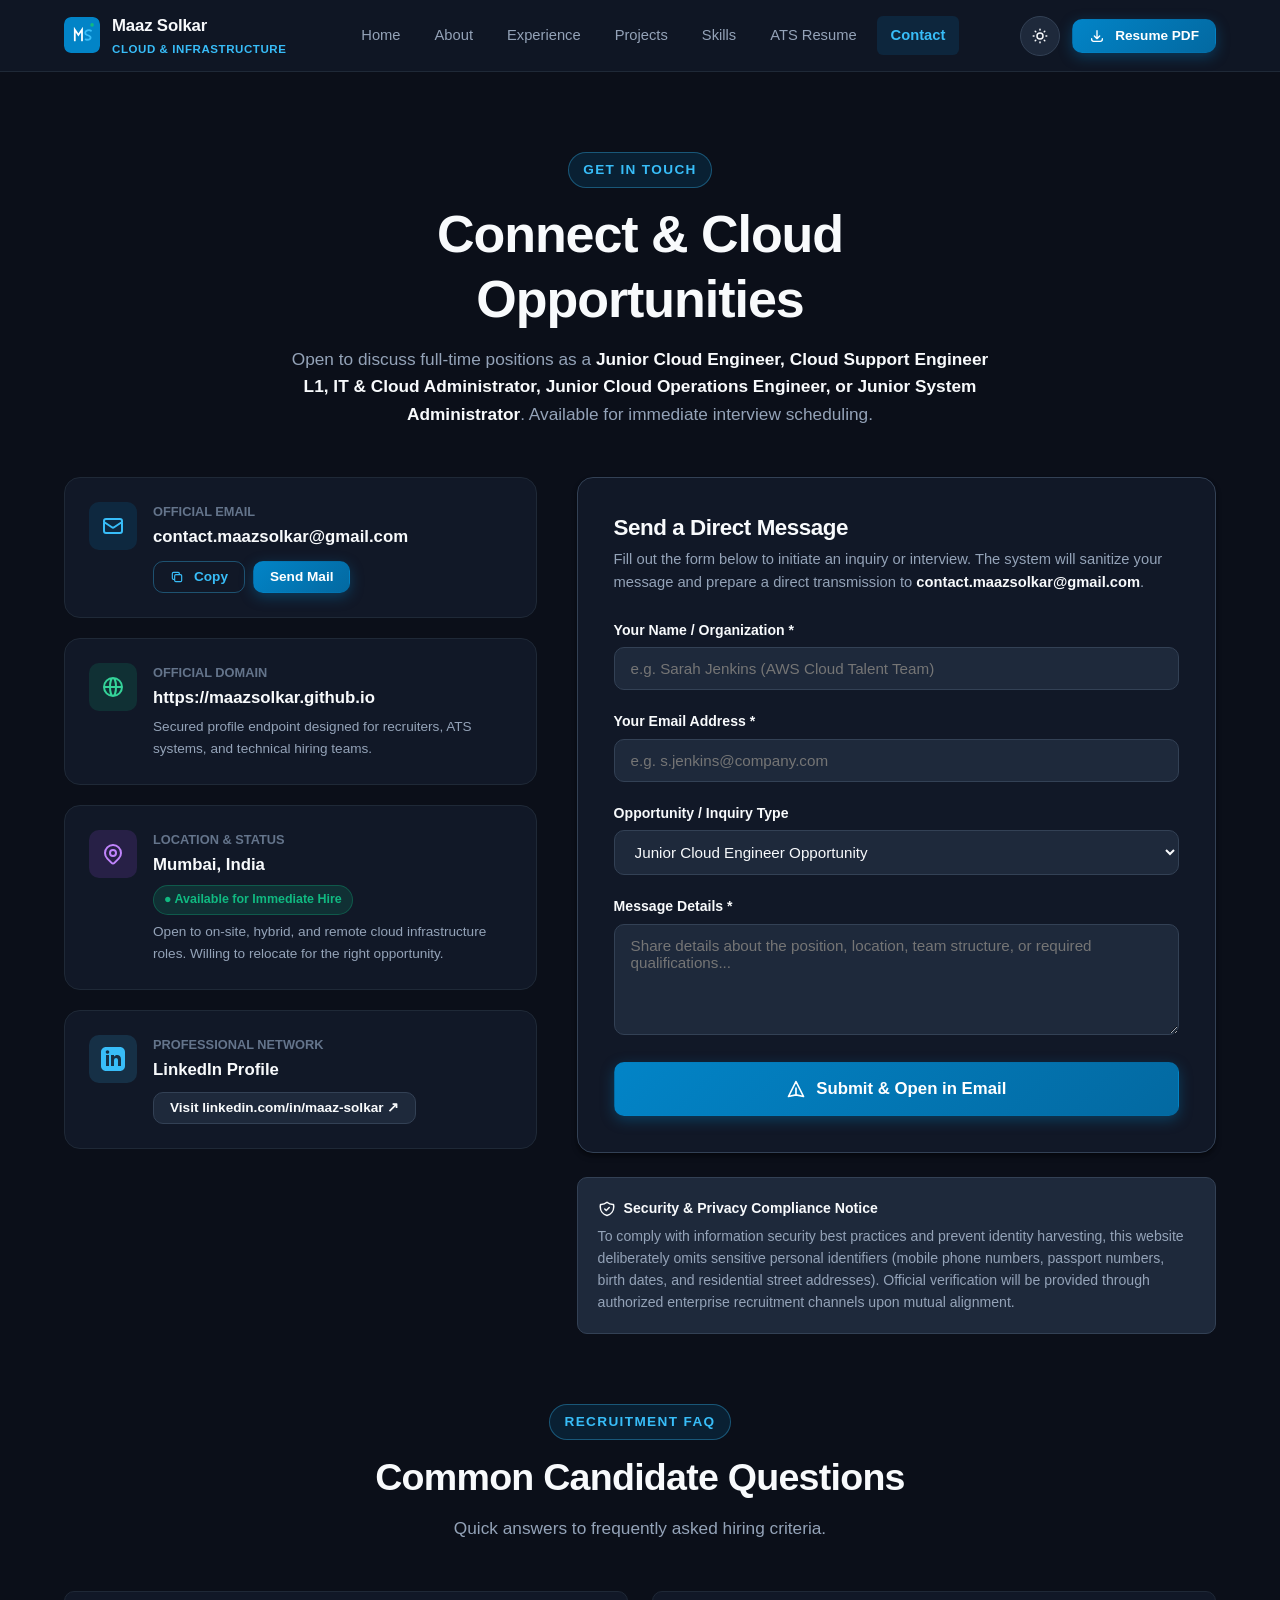
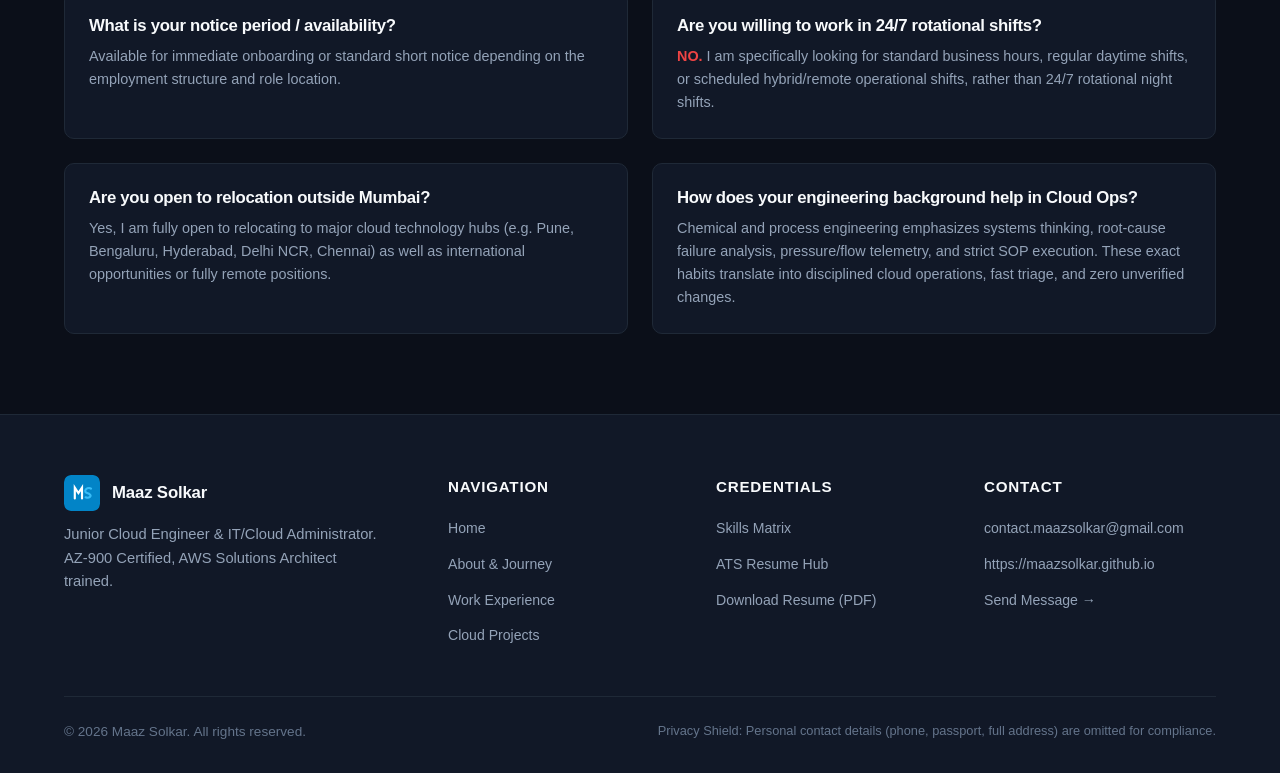
<file: contact.html>
<!DOCTYPE html>
<html lang="en" data-theme="dark">
<head>
  <meta charset="UTF-8">
  <meta name="viewport" content="width=device-width, initial-scale=1.0">
  <title>Contact Maaz Solkar | Cloud Engineering &amp; IT Administrator Inquiries</title>
  
  <meta name="description" content="Get in touch with Maaz Solkar regarding Junior Cloud Engineer, Cloud Support Engineer L1, IT &amp; Cloud Administrator, Junior Cloud Operations Engineer, or Junior System Administrator roles. Email: contact.maazsolkar@gmail.com. Domain: https://maazsolkar.github.io.">
  <meta name="keywords" content="Maaz Solkar, Contact, Junior Cloud Engineer, Cloud Support Engineer L1, IT Cloud Administrator, Junior System Administrator, Mumbai, Remote">
  <meta name="author" content="Maaz Solkar">
  <meta name="robots" content="index, follow">
  <link rel="canonical" href="https://maazsolkar.github.io/contact.html">

  <meta http-equiv="X-Content-Type-Options" content="nosniff">
  <meta http-equiv="X-Frame-Options" content="DENY">
  <meta name="referrer" content="strict-origin-when-cross-origin">

  <link rel="icon" type="image/svg+xml" href="assets/images/favicon.svg">
  <link rel="stylesheet" href="css/main.css">
  <link rel="stylesheet" href="css/components.css">
  <link rel="stylesheet" href="css/print.css" media="print">

  <script type="application/ld+json">
  {
    "@context": "https://schema.org",
    "@type": "ContactPage",
    "name": "Contact Maaz Solkar",
    "url": "https://maazsolkar.github.io/contact.html",
    "mainEntity": {
      "@type": "Person",
      "name": "Maaz Solkar",
      "email": "contact.maazsolkar@gmail.com",
      "url": "https://maazsolkar.github.io"
    }
  }
  </script>
</head>
<body>

  <a href="#mainContent" class="skip-link">Skip to main content</a>

  <!-- Header -->
  <header class="site-header" role="banner">
    <div class="container nav-container">
      <a href="index.html" class="brand-logo" aria-label="Maaz Solkar Homepage">
        <svg viewBox="0 0 100 100" aria-hidden="true">
          <rect width="100" height="100" rx="20" fill="#0284c7" />
          <path d="M30 65 L30 35 L40 50 L50 35 L50 65" fill="none" stroke="#ffffff" stroke-width="5" stroke-linecap="round"/>
          <path d="M60 62 C60 62 67 65 72 61 C77 57 71 52 64 50 C57 48 57 40 65 37 C71 35 75 38 75 38" fill="none" stroke="#38bdf8" stroke-width="5" stroke-linecap="round"/>
          <circle cx="78" cy="22" r="5" fill="#10b981" />
        </svg>
        <div class="brand-logo-text">
          <span class="brand-name">Maaz Solkar</span>
          <span class="brand-tag">Cloud &amp; Infrastructure</span>
        </div>
      </a>

      <nav class="nav-menu" aria-label="Main Navigation">
        <a href="index.html" class="nav-link">Home</a>
        <a href="about.html" class="nav-link">About</a>
        <a href="experience.html" class="nav-link">Experience</a>
        <a href="projects.html" class="nav-link">Projects</a>
        <a href="skills.html" class="nav-link">Skills</a>
        <a href="resume.html" class="nav-link">ATS Resume</a>
        <a href="contact.html" class="nav-link active" aria-current="page">Contact</a>
      </nav>

      <div class="nav-actions">
        <button class="theme-toggle-btn" type="button" aria-label="Toggle Color Theme">
          <svg class="sun-icon" fill="none" stroke="currentColor" viewBox="0 0 24 24"><path stroke-linecap="round" stroke-linejoin="round" stroke-width="2" d="M12 3v1m0 16v1m9-9h-1M4 12H3m15.364 6.364l-.707-.707M6.343 6.343l-.707-.707m12.728 0l-.707.707M6.343 17.657l-.707.707M16 12a4 4 0 11-8 0 4 4 0 018 0z" /></svg>
          <svg class="moon-icon" fill="none" stroke="currentColor" viewBox="0 0 24 24"><path stroke-linecap="round" stroke-linejoin="round" stroke-width="2" d="M20.354 15.354A9 9 0 018.646 3.646 9.003 9.003 0 0012 21a9.003 9.003 0 008.354-5.646z" /></svg>
        </button>

        <a href="assets/docs/Maaz_Solkar_Cloud_Operations_Resume.pdf" download class="btn btn-primary btn-sm">
          <svg width="16" height="16" fill="none" stroke="currentColor" viewBox="0 0 24 24"><path stroke-linecap="round" stroke-linejoin="round" stroke-width="2" d="M4 16v1a3 3 0 003 3h10a3 3 0 003-3v-1m-4-4l-4 4m0 0l-4-4m4 4V4"/></svg>
          <span>Resume PDF</span>
        </a>

        <button class="mobile-toggle" type="button" aria-label="Open Navigation Menu" aria-expanded="false">
          <svg width="22" height="22" fill="none" stroke="currentColor" viewBox="0 0 24 24"><path stroke-linecap="round" stroke-linejoin="round" stroke-width="2" d="M4 6h16M4 12h16M4 18h16"/></svg>
        </button>
      </div>
    </div>
  </header>

  <!-- Mobile Drawer -->
  <div class="mobile-drawer-backdrop" aria-hidden="true"></div>
  <aside class="mobile-drawer" aria-label="Mobile Navigation Drawer">
    <div style="margin-bottom: 24px; padding-bottom: 16px; border-bottom: 1px solid var(--border-subtle);">
      <div style="font-weight: 800; font-size: 1.1rem; color: var(--text-primary);">Maaz Solkar</div>
      <div style="font-size: 0.8rem; color: var(--text-accent);">https://maazsolkar.github.io</div>
    </div>
    <ul class="mobile-nav-list">
      <li><a href="index.html" class="mobile-nav-link">Home</a></li>
      <li><a href="about.html" class="mobile-nav-link">About</a></li>
      <li><a href="experience.html" class="mobile-nav-link">Experience</a></li>
      <li><a href="projects.html" class="mobile-nav-link">Projects</a></li>
      <li><a href="skills.html" class="mobile-nav-link">Skills</a></li>
      <li><a href="resume.html" class="mobile-nav-link">ATS Resume</a></li>
      <li><a href="contact.html" class="mobile-nav-link active">Contact</a></li>
    </ul>
  </aside>

  <!-- Main Content -->
  <main id="mainContent" class="section-spacing">
    <div class="container">
      
      <div class="section-header">
        <span class="section-eyebrow">Get In Touch</span>
        <h1 class="section-title">Connect &amp; Cloud Opportunities</h1>
        <p class="section-description">
          Open to discuss full-time positions as a <strong>Junior Cloud Engineer, Cloud Support Engineer L1, IT &amp; Cloud Administrator, Junior Cloud Operations Engineer, or Junior System Administrator</strong>. Available for immediate interview scheduling.
        </p>
      </div>

      <!-- Contact Grid -->
      <div class="contact-grid">

        <!-- Left: Quick Connect & Profile Cards -->
        <div class="contact-card-sidebar">

          <!-- Email Card -->
          <div class="contact-info-card">
            <div class="contact-icon-box">
              <svg width="24" height="24" fill="none" stroke="currentColor" viewBox="0 0 24 24"><path stroke-linecap="round" stroke-linejoin="round" stroke-width="2" d="M3 8l7.89 5.26a2 2 0 002.22 0L21 8M5 19h14a2 2 0 002-2V7a2 2 0 00-2-2H5a2 2 0 00-2 2v10a2 2 0 002 2z"/></svg>
            </div>
            <div style="flex-grow: 1;">
              <div style="font-size: 0.8rem; font-weight: 700; color: var(--text-muted); text-transform: uppercase;">Official Email</div>
              <div style="font-weight: 700; font-size: 1.05rem; color: var(--text-primary); margin-top: 2px; word-break: break-all;">
                contact.maazsolkar@gmail.com
              </div>
              <div style="margin-top: 10px; display: flex; gap: 8px;">
                <button type="button" class="btn btn-outline btn-sm" onclick="copyToClipboard('contact.maazsolkar@gmail.com', 'Copied: contact.maazsolkar@gmail.com')">
                  <svg width="14" height="14" fill="none" stroke="currentColor" viewBox="0 0 24 24"><path stroke-linecap="round" stroke-linejoin="round" stroke-width="2" d="M8 16H6a2 2 0 01-2-2V6a2 2 0 012-2h8a2 2 0 012 2v2m-6 12h8a2 2 0 002-2v-8a2 2 0 00-2-2h-8a2 2 0 00-2 2v8a2 2 0 002 2z"/></svg>
                  <span>Copy</span>
                </button>
                <a href="mailto:contact.maazsolkar@gmail.com" class="btn btn-primary btn-sm">
                  <span>Send Mail</span>
                </a>
              </div>
            </div>
          </div>

          <!-- Official Domain Card -->
          <div class="contact-info-card">
            <div class="contact-icon-box" style="background: rgba(16, 185, 129, 0.15); color: #34d399;">
              <svg width="24" height="24" fill="none" stroke="currentColor" viewBox="0 0 24 24"><path stroke-linecap="round" stroke-linejoin="round" stroke-width="2" d="M21 12a9 9 0 01-9 9m9-9a9 9 0 00-9-9m9 9H3m9 9a9 9 0 01-9-9m9 9c1.657 0 3-4.03 3-9s-1.343-9-3-9m0 18c-1.657 0-3-4.03-3-9s1.343-9 3-9m-9 9a9 9 0 019-9"/></svg>
            </div>
            <div>
              <div style="font-size: 0.8rem; font-weight: 700; color: var(--text-muted); text-transform: uppercase;">Official Domain</div>
              <div style="font-weight: 700; font-size: 1.05rem; color: var(--text-primary); margin-top: 2px;">
                https://maazsolkar.github.io
              </div>
              <p style="font-size: 0.85rem; color: var(--text-secondary); margin-top: 4px;">
                Secured profile endpoint designed for recruiters, ATS systems, and technical hiring teams.
              </p>
            </div>
          </div>

          <!-- Location & Availability Card -->
          <div class="contact-info-card">
            <div class="contact-icon-box" style="background: rgba(168, 85, 247, 0.15); color: #c084fc;">
              <svg width="24" height="24" fill="none" stroke="currentColor" viewBox="0 0 24 24"><path stroke-linecap="round" stroke-linejoin="round" stroke-width="2" d="M17.657 16.657L13.414 20.9a1.998 1.998 0 01-2.827 0l-4.244-4.243a8 8 0 1111.314 0z"/><path stroke-linecap="round" stroke-linejoin="round" stroke-width="2" d="M15 11a3 3 0 11-6 0 3 3 0 016 0z"/></svg>
            </div>
            <div>
              <div style="font-size: 0.8rem; font-weight: 700; color: var(--text-muted); text-transform: uppercase;">Location &amp; Status</div>
              <div style="font-weight: 700; font-size: 1.05rem; color: var(--text-primary); margin-top: 2px;">
                Mumbai, India
              </div>
              <div style="margin-top: 6px;">
                <span class="badge badge-success">● Available for Immediate Hire</span>
              </div>
              <p style="font-size: 0.85rem; color: var(--text-secondary); margin-top: 6px;">
                Open to on-site, hybrid, and remote cloud infrastructure roles. Willing to relocate for the right opportunity.
              </p>
            </div>
          </div>

          <!-- Professional Network Card -->
          <div class="contact-info-card">
            <div class="contact-icon-box" style="background: rgba(56, 189, 248, 0.15); color: #38bdf8;">
              <svg width="24" height="24" fill="currentColor" viewBox="0 0 24 24"><path d="M19 0h-14c-2.761 0-5 2.239-5 5v14c0 2.761 2.239 5 5 5h14c2.762 0 5-2.239 5-5v-14c0-2.761-2.238-5-5-5zm-11 19h-3v-11h3v11zm-1.5-12.268c-.966 0-1.75-.79-1.75-1.764s.784-1.764 1.75-1.764 1.75.79 1.75 1.764-.783 1.764-1.75 1.764zm13.5 12.268h-3v-5.604c0-3.368-4-3.113-4 0v5.604h-3v-11h3v1.765c1.396-2.586 7-2.777 7 2.476v6.759z"/></svg>
            </div>
            <div>
              <div style="font-size: 0.8rem; font-weight: 700; color: var(--text-muted); text-transform: uppercase;">Professional Network</div>
              <div style="font-weight: 700; font-size: 1.05rem; color: var(--text-primary); margin-top: 2px;">
                LinkedIn Profile
              </div>
              <div style="margin-top: 8px;">
                <a href="https://linkedin.com/in/maaz-solkar" target="_blank" rel="noopener noreferrer" class="btn btn-secondary btn-sm">
                  <span>Visit linkedin.com/in/maaz-solkar ↗</span>
                </a>
              </div>
            </div>
          </div>

        </div>

        <!-- Right: Interactive Secure Contact Form -->
        <div>
          <div class="contact-form-card">
            <h2 style="font-size: 1.4rem; color: var(--text-primary); margin-bottom: 6px;">Send a Direct Message</h2>
            <p style="font-size: 0.92rem; color: var(--text-secondary); margin-bottom: 24px;">
              Fill out the form below to initiate an inquiry or interview. The system will sanitize your message and prepare a direct transmission to <strong>contact.maazsolkar@gmail.com</strong>.
            </p>

            <form id="contactForm" novalidate>
              
              <!-- Anti-Spam Honeypot Field -->
              <input type="text" id="botField" name="botField" class="form-honeypot" tabindex="-1" autocomplete="off" aria-hidden="true">

              <div class="form-group">
                <label for="contactName" class="form-label">Your Name / Organization *</label>
                <input type="text" id="contactName" name="name" class="form-control" placeholder="e.g. Sarah Jenkins (AWS Cloud Talent Team)" required>
              </div>

              <div class="form-group">
                <label for="contactEmail" class="form-label">Your Email Address *</label>
                <input type="email" id="contactEmail" name="email" class="form-control" placeholder="e.g. s.jenkins@company.com" required>
              </div>

              <div class="form-group">
                <label for="contactRole" class="form-label">Opportunity / Inquiry Type</label>
                <select id="contactRole" name="role" class="form-control" style="cursor: pointer;">
                  <option value="Junior Cloud Engineer Role">Junior Cloud Engineer Opportunity</option>
                  <option value="Cloud Support Engineer L1 Role">Cloud Support Engineer L1 Opportunity</option>
                  <option value="IT &amp; Cloud Administrator Role">IT &amp; Cloud Administrator Opportunity</option>
                  <option value="Junior Cloud Operations Engineer Role">Junior Cloud Operations Engineer Opportunity</option>
                  <option value="Junior System Administrator Role">Junior System Administrator Opportunity</option>
                  <option value="L2 Infrastructure / Desktop Support Role">L2 Infrastructure / Desktop Support Opportunity</option>
                  <option value="Interview Scheduling">Interview Request / Screening</option>
                  <option value="General Professional Networking">General Professional Networking</option>
                </select>
              </div>

              <div class="form-group">
                <label for="contactMessage" class="form-label">Message Details *</label>
                <textarea id="contactMessage" name="message" class="form-control" rows="5" placeholder="Share details about the position, location, team structure, or required qualifications..." required></textarea>
              </div>

              <button type="submit" class="btn btn-primary btn-lg" style="width: 100%;">
                <svg width="20" height="20" fill="none" stroke="currentColor" viewBox="0 0 24 24"><path stroke-linecap="round" stroke-linejoin="round" stroke-width="2" d="M12 19l9 2-9-18-9 18 9-2zm0 0v-8"/></svg>
                <span>Submit &amp; Open in Email</span>
              </button>

            </form>
          </div>

          <!-- Privacy & Security Guarantee Card -->
          <div style="background: var(--bg-tertiary); border: 1px solid var(--border-medium); border-radius: var(--radius-md); padding: 20px; margin-top: 24px; font-size: 0.88rem; color: var(--text-secondary); line-height: 1.55;">
            <div style="display: flex; align-items: center; gap: 8px; font-weight: 700; color: var(--text-primary); margin-bottom: 6px;">
              <svg width="18" height="18" fill="none" stroke="currentColor" viewBox="0 0 24 24"><path stroke-linecap="round" stroke-linejoin="round" stroke-width="2" d="M9 12l2 2 4-4m5.618-4.016A11.955 11.955 0 0112 2.944a11.955 11.955 0 01-8.618 3.04A12.02 12.02 0 003 9c0 5.591 3.824 10.29 9 11.622 5.176-1.332 9-6.03 9-11.622 0-1.042-.133-2.052-.382-3.016z"/></svg>
              <span>Security &amp; Privacy Compliance Notice</span>
            </div>
            To comply with information security best practices and prevent identity harvesting, this website deliberately omits sensitive personal identifiers (mobile phone numbers, passport numbers, birth dates, and residential street addresses). Official verification will be provided through authorized enterprise recruitment channels upon mutual alignment.
          </div>
        </div>

      </div>

      <!-- FREQUENTLY ASKED RECRUITER QUESTIONS -->
      <section style="margin-top: 70px;">
        <div class="section-header">
          <span class="section-eyebrow">Recruitment FAQ</span>
          <h2 class="section-title">Common Candidate Questions</h2>
          <p class="section-description">Quick answers to frequently asked hiring criteria.</p>
        </div>

        <div class="faq-grid">
          
          <div style="background: var(--bg-secondary); border: 1px solid var(--border-subtle); border-radius: var(--radius-md); padding: 24px;">
            <h3 style="font-size: 1.05rem; font-weight: 700; color: var(--text-primary); margin-bottom: 8px;">What is your notice period / availability?</h3>
            <p style="font-size: 0.9rem; color: var(--text-secondary); margin: 0;">
              Available for immediate onboarding or standard short notice depending on the employment structure and role location.
            </p>
          </div>

          <div style="background: var(--bg-secondary); border: 1px solid var(--border-subtle); border-radius: var(--radius-md); padding: 24px;">
            <h3 style="font-size: 1.05rem; font-weight: 700; color: var(--text-primary); margin-bottom: 8px;">Are you willing to work in 24/7 rotational shifts?</h3>
            <p style="font-size: 0.9rem; color: var(--text-secondary); margin: 0;">
              <strong style="color: #ef4444;">NO.</strong> I am specifically looking for standard business hours, regular daytime shifts, or scheduled hybrid/remote operational shifts, rather than 24/7 rotational night shifts.
            </p>
          </div>

          <div style="background: var(--bg-secondary); border: 1px solid var(--border-subtle); border-radius: var(--radius-md); padding: 24px;">
            <h3 style="font-size: 1.05rem; font-weight: 700; color: var(--text-primary); margin-bottom: 8px;">Are you open to relocation outside Mumbai?</h3>
            <p style="font-size: 0.9rem; color: var(--text-secondary); margin: 0;">
              Yes, I am fully open to relocating to major cloud technology hubs (e.g. Pune, Bengaluru, Hyderabad, Delhi NCR, Chennai) as well as international opportunities or fully remote positions.
            </p>
          </div>

          <div style="background: var(--bg-secondary); border: 1px solid var(--border-subtle); border-radius: var(--radius-md); padding: 24px;">
            <h3 style="font-size: 1.05rem; font-weight: 700; color: var(--text-primary); margin-bottom: 8px;">How does your engineering background help in Cloud Ops?</h3>
            <p style="font-size: 0.9rem; color: var(--text-secondary); margin: 0;">
              Chemical and process engineering emphasizes systems thinking, root-cause failure analysis, pressure/flow telemetry, and strict SOP execution. These exact habits translate into disciplined cloud operations, fast triage, and zero unverified changes.
            </p>
          </div>

        </div>
      </section>

    </div>
  </main>

  <!-- Footer -->
  <footer class="site-footer" role="contentinfo">
    <div class="container">
      <div class="footer-top">
        <div class="footer-brand">
          <div class="brand-logo">
            <svg viewBox="0 0 100 100" width="32" height="32" aria-hidden="true">
              <rect width="100" height="100" rx="20" fill="#0284c7" />
              <path d="M30 65 L30 35 L40 50 L50 35 L50 65" fill="none" stroke="#ffffff" stroke-width="6" stroke-linecap="round"/>
              <path d="M60 62 C60 62 67 65 72 61 C77 57 71 52 64 50 C57 48 57 40 65 37 C71 35 75 38 75 38" fill="none" stroke="#38bdf8" stroke-width="6" stroke-linecap="round"/>
            </svg>
            <span class="brand-name">Maaz Solkar</span>
          </div>
          <p>Junior Cloud Engineer &amp; IT/Cloud Administrator. AZ-900 Certified, AWS Solutions Architect trained.</p>
        </div>

        <div>
          <div class="footer-col-title">Navigation</div>
          <ul class="footer-links">
            <li><a href="index.html" class="footer-link">Home</a></li>
            <li><a href="about.html" class="footer-link">About &amp; Journey</a></li>
            <li><a href="experience.html" class="footer-link">Work Experience</a></li>
            <li><a href="projects.html" class="footer-link">Cloud Projects</a></li>
          </ul>
        </div>

        <div>
          <div class="footer-col-title">Credentials</div>
          <ul class="footer-links">
            <li><a href="skills.html" class="footer-link">Skills Matrix</a></li>
            <li><a href="resume.html" class="footer-link">ATS Resume Hub</a></li>
            <li><a href="assets/docs/Maaz_Solkar_Cloud_Operations_Resume.pdf" download class="footer-link">Download Resume (PDF)</a></li>
          </ul>
        </div>

        <div>
          <div class="footer-col-title">Contact</div>
          <ul class="footer-links">
            <li><a href="mailto:contact.maazsolkar@gmail.com" class="footer-link">contact.maazsolkar@gmail.com</a></li>
            <li><a href="https://maazsolkar.github.io" class="footer-link">https://maazsolkar.github.io</a></li>
            <li><a href="contact.html" class="footer-link">Send Message →</a></li>
          </ul>
        </div>
      </div>

      <div class="footer-bottom">
        <div>© 2026 Maaz Solkar. All rights reserved.</div>
        <div style="font-size: 0.8rem; color: var(--text-muted);">
          Privacy Shield: Personal contact details (phone, passport, full address) are omitted for compliance.
        </div>
      </div>
    </div>
  </footer>

  <script src="js/main.js"></script>
  <script src="js/contact.js"></script>
</body>
</html>
</file>
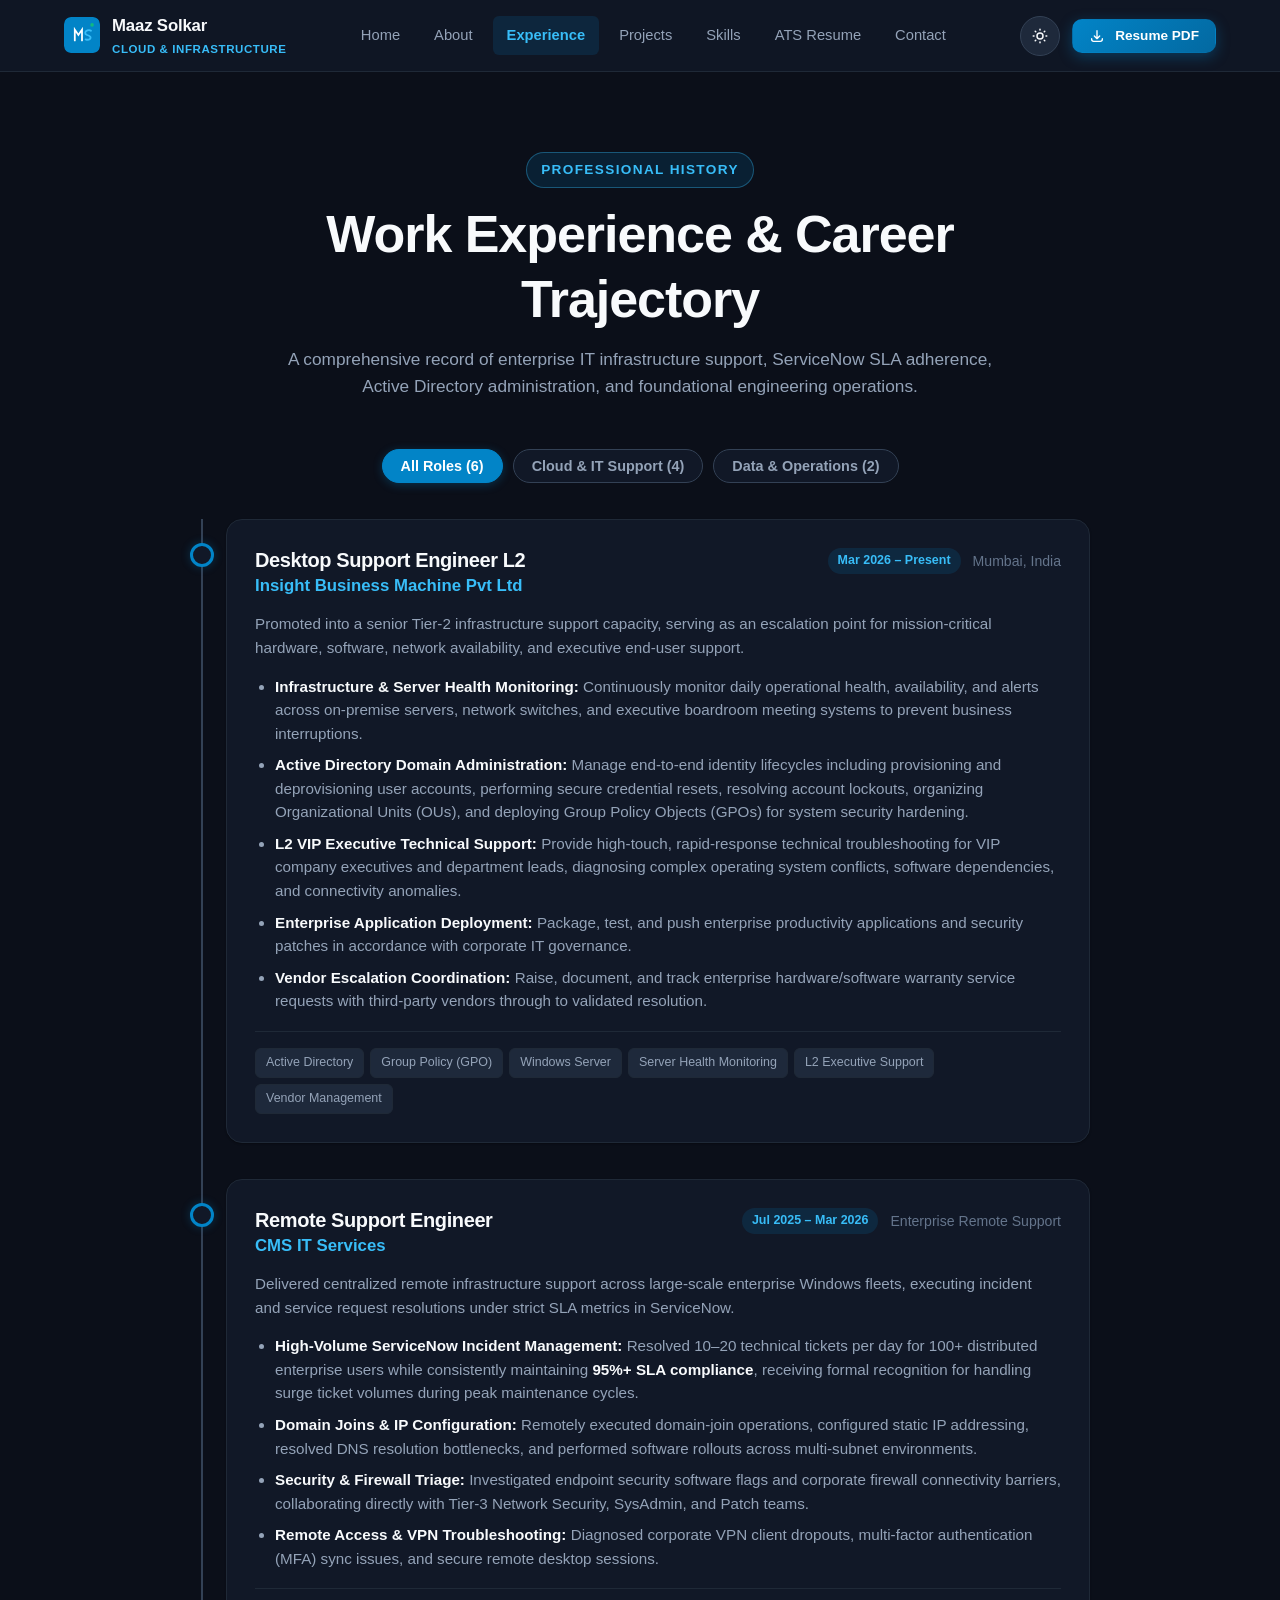
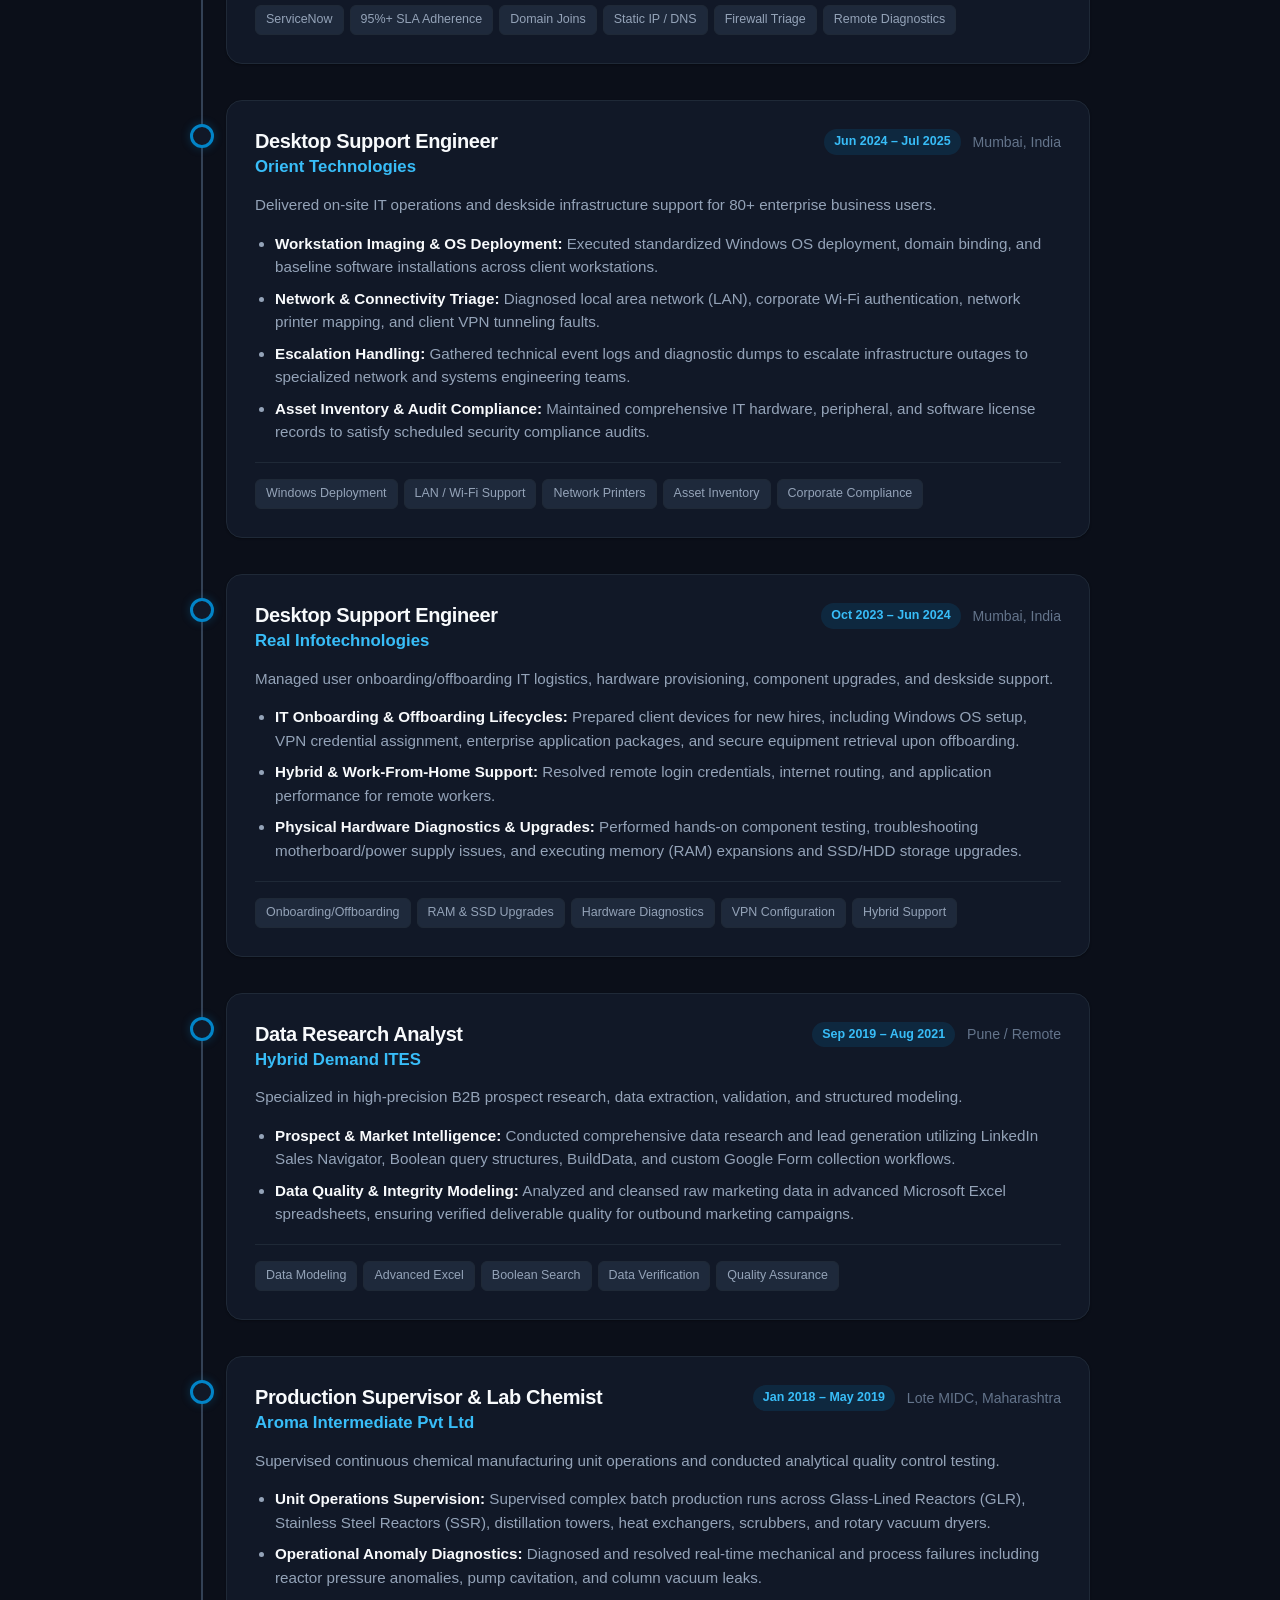
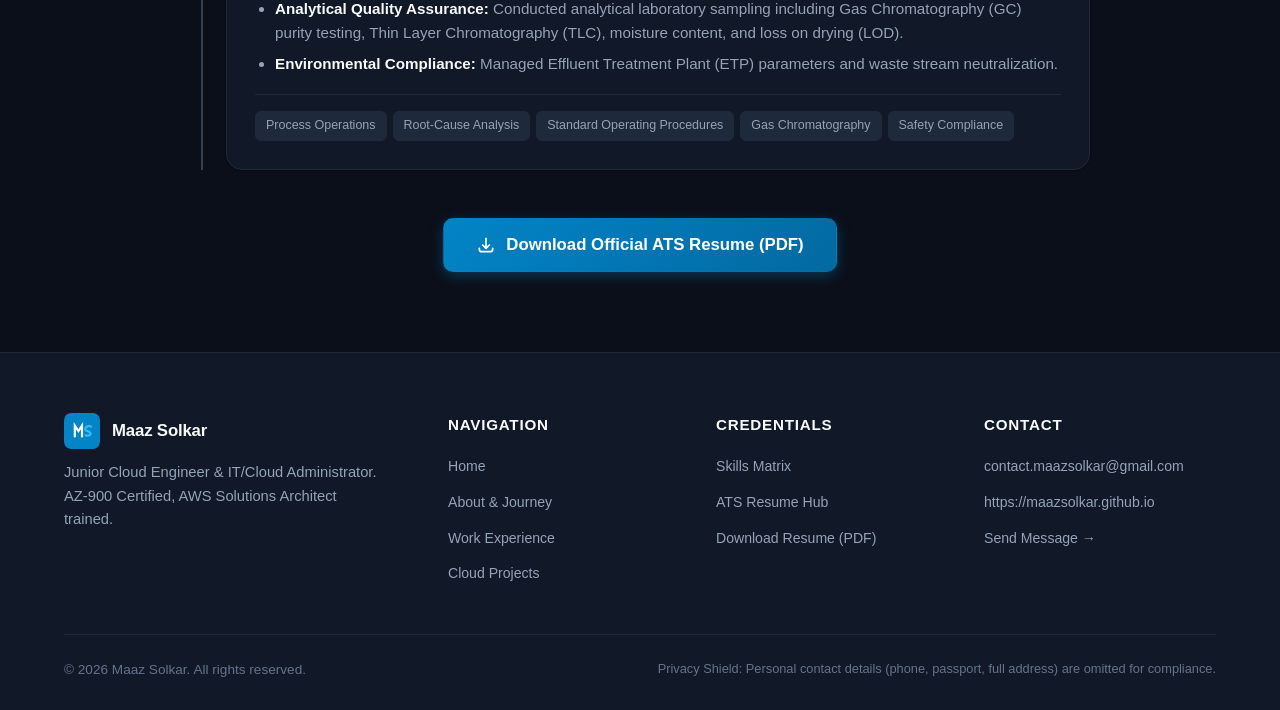
<file: experience.html>
<!DOCTYPE html>
<html lang="en" data-theme="dark">
<head>
  <meta charset="UTF-8">
  <meta name="viewport" content="width=device-width, initial-scale=1.0">
  <title>Work Experience &amp; Career History | Maaz Solkar</title>
  
  <meta name="description" content="Detailed professional career history of Maaz Solkar: 3+ years in enterprise IT infrastructure support, ServiceNow 95%+ SLA, Active Directory, and engineering operations.">
  <meta name="keywords" content="Maaz Solkar, Experience, Career History, Desktop Support Engineer L2, Remote Support Engineer, Cloud Operations, IT Infrastructure">
  <meta name="author" content="Maaz Solkar">
  <meta name="robots" content="index, follow">
  <link rel="canonical" href="https://maazsolkar.github.io/experience.html">

  <meta http-equiv="X-Content-Type-Options" content="nosniff">
  <meta http-equiv="X-Frame-Options" content="DENY">
  <meta name="referrer" content="strict-origin-when-cross-origin">

  <link rel="icon" type="image/svg+xml" href="assets/images/favicon.svg">
  <link rel="stylesheet" href="css/main.css">
  <link rel="stylesheet" href="css/components.css">
  <link rel="stylesheet" href="css/print.css" media="print">

  <script type="application/ld+json">
  {
    "@context": "https://schema.org",
    "@type": "ProfilePage",
    "mainEntity": {
      "@type": "Person",
      "name": "Maaz Solkar",
      "jobTitle": "Junior Cloud Engineer",
      "hasOccupation": [
        {
          "@type": "Role",
          "roleName": "Desktop Support Engineer L2",
          "startDate": "2026-03",
          "organization": { "@type": "Organization", "name": "Insight Business Machine Pvt Ltd" }
        },
        {
          "@type": "Role",
          "roleName": "Remote Support Engineer",
          "startDate": "2025-07",
          "endDate": "2026-03",
          "organization": { "@type": "Organization", "name": "CMS IT Services" }
        },
        {
          "@type": "Role",
          "roleName": "Desktop Support Engineer",
          "startDate": "2024-06",
          "endDate": "2025-07",
          "organization": { "@type": "Organization", "name": "Orient Technologies" }
        },
        {
          "@type": "Role",
          "roleName": "Desktop Support Engineer",
          "startDate": "2023-10",
          "endDate": "2024-06",
          "organization": { "@type": "Organization", "name": "Real Infotechnologies" }
        }
      ]
    }
  }
  </script>
</head>
<body>

  <a href="#mainContent" class="skip-link">Skip to main content</a>

  <!-- Header -->
  <header class="site-header" role="banner">
    <div class="container nav-container">
      <a href="index.html" class="brand-logo" aria-label="Maaz Solkar Homepage">
        <svg viewBox="0 0 100 100" aria-hidden="true">
          <rect width="100" height="100" rx="20" fill="#0284c7" />
          <path d="M30 65 L30 35 L40 50 L50 35 L50 65" fill="none" stroke="#ffffff" stroke-width="5" stroke-linecap="round"/>
          <path d="M60 62 C60 62 67 65 72 61 C77 57 71 52 64 50 C57 48 57 40 65 37 C71 35 75 38 75 38" fill="none" stroke="#38bdf8" stroke-width="5" stroke-linecap="round"/>
          <circle cx="78" cy="22" r="5" fill="#10b981" />
        </svg>
        <div class="brand-logo-text">
          <span class="brand-name">Maaz Solkar</span>
          <span class="brand-tag">Cloud &amp; Infrastructure</span>
        </div>
      </a>

      <nav class="nav-menu" aria-label="Main Navigation">
        <a href="index.html" class="nav-link">Home</a>
        <a href="about.html" class="nav-link">About</a>
        <a href="experience.html" class="nav-link active" aria-current="page">Experience</a>
        <a href="projects.html" class="nav-link">Projects</a>
        <a href="skills.html" class="nav-link">Skills</a>
        <a href="resume.html" class="nav-link">ATS Resume</a>
        <a href="contact.html" class="nav-link">Contact</a>
      </nav>

      <div class="nav-actions">
        <button class="theme-toggle-btn" type="button" aria-label="Toggle Color Theme">
          <svg class="sun-icon" fill="none" stroke="currentColor" viewBox="0 0 24 24"><path stroke-linecap="round" stroke-linejoin="round" stroke-width="2" d="M12 3v1m0 16v1m9-9h-1M4 12H3m15.364 6.364l-.707-.707M6.343 6.343l-.707-.707m12.728 0l-.707.707M6.343 17.657l-.707.707M16 12a4 4 0 11-8 0 4 4 0 018 0z" /></svg>
          <svg class="moon-icon" fill="none" stroke="currentColor" viewBox="0 0 24 24"><path stroke-linecap="round" stroke-linejoin="round" stroke-width="2" d="M20.354 15.354A9 9 0 018.646 3.646 9.003 9.003 0 0012 21a9.003 9.003 0 008.354-5.646z" /></svg>
        </button>

        <a href="assets/docs/Maaz_Solkar_Cloud_Operations_Resume.pdf" download class="btn btn-primary btn-sm">
          <svg width="16" height="16" fill="none" stroke="currentColor" viewBox="0 0 24 24"><path stroke-linecap="round" stroke-linejoin="round" stroke-width="2" d="M4 16v1a3 3 0 003 3h10a3 3 0 003-3v-1m-4-4l-4 4m0 0l-4-4m4 4V4"/></svg>
          <span>Resume PDF</span>
        </a>

        <button class="mobile-toggle" type="button" aria-label="Open Navigation Menu" aria-expanded="false">
          <svg width="22" height="22" fill="none" stroke="currentColor" viewBox="0 0 24 24"><path stroke-linecap="round" stroke-linejoin="round" stroke-width="2" d="M4 6h16M4 12h16M4 18h16"/></svg>
        </button>
      </div>
    </div>
  </header>

  <!-- Mobile Drawer -->
  <div class="mobile-drawer-backdrop" aria-hidden="true"></div>
  <aside class="mobile-drawer" aria-label="Mobile Navigation Drawer">
    <div style="margin-bottom: 24px; padding-bottom: 16px; border-bottom: 1px solid var(--border-subtle);">
      <div style="font-weight: 800; font-size: 1.1rem; color: var(--text-primary);">Maaz Solkar</div>
      <div style="font-size: 0.8rem; color: var(--text-accent);">https://maazsolkar.github.io</div>
    </div>
    <ul class="mobile-nav-list">
      <li><a href="index.html" class="mobile-nav-link">Home</a></li>
      <li><a href="about.html" class="mobile-nav-link">About</a></li>
      <li><a href="experience.html" class="mobile-nav-link active">Experience</a></li>
      <li><a href="projects.html" class="mobile-nav-link">Projects</a></li>
      <li><a href="skills.html" class="mobile-nav-link">Skills</a></li>
      <li><a href="resume.html" class="mobile-nav-link">ATS Resume</a></li>
      <li><a href="contact.html" class="mobile-nav-link">Contact</a></li>
    </ul>
  </aside>

  <!-- Main Content -->
  <main id="mainContent" class="section-spacing">
    <div class="container">
      
      <div class="section-header">
        <span class="section-eyebrow">Professional History</span>
        <h1 class="section-title">Work Experience &amp; Career Trajectory</h1>
        <p class="section-description">
          A comprehensive record of enterprise IT infrastructure support, ServiceNow SLA adherence, Active Directory administration, and foundational engineering operations.
        </p>
      </div>

      <!-- Interactive Filter Tabs -->
      <div class="filter-tabs" data-filter-group=".timeline-item">
        <button type="button" class="filter-tab active" data-filter="all">All Roles (6)</button>
        <button type="button" class="filter-tab" data-filter="cloud-it">Cloud &amp; IT Support (4)</button>
        <button type="button" class="filter-tab" data-filter="process-data">Data &amp; Operations (2)</button>
      </div>

      <!-- Timeline Container -->
      <div class="timeline">

        <!-- Role 1: Insight Business Machine -->
        <article class="timeline-item" data-category="cloud-it">
          <div class="timeline-dot"></div>
          <div class="timeline-card">
            <div class="timeline-header">
              <div>
                <h2 class="timeline-role">Desktop Support Engineer L2</h2>
                <div class="timeline-company">Insight Business Machine Pvt Ltd</div>
              </div>
              <div class="timeline-meta">
                <span class="timeline-badge">Mar 2026 – Present</span>
                <span>Mumbai, India</span>
              </div>
            </div>

            <p style="font-size: 0.95rem; color: var(--text-secondary); margin-bottom: 12px;">
              Promoted into a senior Tier-2 infrastructure support capacity, serving as an escalation point for mission-critical hardware, software, network availability, and executive end-user support.
            </p>

            <ul class="timeline-bullets">
              <li><strong>Infrastructure &amp; Server Health Monitoring:</strong> Continuously monitor daily operational health, availability, and alerts across on-premise servers, network switches, and executive boardroom meeting systems to prevent business interruptions.</li>
              <li><strong>Active Directory Domain Administration:</strong> Manage end-to-end identity lifecycles including provisioning and deprovisioning user accounts, performing secure credential resets, resolving account lockouts, organizing Organizational Units (OUs), and deploying Group Policy Objects (GPOs) for system security hardening.</li>
              <li><strong>L2 VIP Executive Technical Support:</strong> Provide high-touch, rapid-response technical troubleshooting for VIP company executives and department leads, diagnosing complex operating system conflicts, software dependencies, and connectivity anomalies.</li>
              <li><strong>Enterprise Application Deployment:</strong> Package, test, and push enterprise productivity applications and security patches in accordance with corporate IT governance.</li>
              <li><strong>Vendor Escalation Coordination:</strong> Raise, document, and track enterprise hardware/software warranty service requests with third-party vendors through to validated resolution.</li>
            </ul>

            <div class="timeline-tags">
              <span class="timeline-tag">Active Directory</span>
              <span class="timeline-tag">Group Policy (GPO)</span>
              <span class="timeline-tag">Windows Server</span>
              <span class="timeline-tag">Server Health Monitoring</span>
              <span class="timeline-tag">L2 Executive Support</span>
              <span class="timeline-tag">Vendor Management</span>
            </div>
          </div>
        </article>

        <!-- Role 2: CMS IT Services -->
        <article class="timeline-item" data-category="cloud-it">
          <div class="timeline-dot"></div>
          <div class="timeline-card">
            <div class="timeline-header">
              <div>
                <h2 class="timeline-role">Remote Support Engineer</h2>
                <div class="timeline-company">CMS IT Services</div>
              </div>
              <div class="timeline-meta">
                <span class="timeline-badge">Jul 2025 – Mar 2026</span>
                <span>Enterprise Remote Support</span>
              </div>
            </div>

            <p style="font-size: 0.95rem; color: var(--text-secondary); margin-bottom: 12px;">
              Delivered centralized remote infrastructure support across large-scale enterprise Windows fleets, executing incident and service request resolutions under strict SLA metrics in ServiceNow.
            </p>

            <ul class="timeline-bullets">
              <li><strong>High-Volume ServiceNow Incident Management:</strong> Resolved 10–20 technical tickets per day for 100+ distributed enterprise users while consistently maintaining <strong>95%+ SLA compliance</strong>, receiving formal recognition for handling surge ticket volumes during peak maintenance cycles.</li>
              <li><strong>Domain Joins &amp; IP Configuration:</strong> Remotely executed domain-join operations, configured static IP addressing, resolved DNS resolution bottlenecks, and performed software rollouts across multi-subnet environments.</li>
              <li><strong>Security &amp; Firewall Triage:</strong> Investigated endpoint security software flags and corporate firewall connectivity barriers, collaborating directly with Tier-3 Network Security, SysAdmin, and Patch teams.</li>
              <li><strong>Remote Access &amp; VPN Troubleshooting:</strong> Diagnosed corporate VPN client dropouts, multi-factor authentication (MFA) sync issues, and secure remote desktop sessions.</li>
            </ul>

            <div class="timeline-tags">
              <span class="timeline-tag">ServiceNow</span>
              <span class="timeline-tag">95%+ SLA Adherence</span>
              <span class="timeline-tag">Domain Joins</span>
              <span class="timeline-tag">Static IP / DNS</span>
              <span class="timeline-tag">Firewall Triage</span>
              <span class="timeline-tag">Remote Diagnostics</span>
            </div>
          </div>
        </article>

        <!-- Role 3: Orient Technologies -->
        <article class="timeline-item" data-category="cloud-it">
          <div class="timeline-dot"></div>
          <div class="timeline-card">
            <div class="timeline-header">
              <div>
                <h2 class="timeline-role">Desktop Support Engineer</h2>
                <div class="timeline-company">Orient Technologies</div>
              </div>
              <div class="timeline-meta">
                <span class="timeline-badge">Jun 2024 – Jul 2025</span>
                <span>Mumbai, India</span>
              </div>
            </div>

            <p style="font-size: 0.95rem; color: var(--text-secondary); margin-bottom: 12px;">
              Delivered on-site IT operations and deskside infrastructure support for 80+ enterprise business users.
            </p>

            <ul class="timeline-bullets">
              <li><strong>Workstation Imaging &amp; OS Deployment:</strong> Executed standardized Windows OS deployment, domain binding, and baseline software installations across client workstations.</li>
              <li><strong>Network &amp; Connectivity Triage:</strong> Diagnosed local area network (LAN), corporate Wi-Fi authentication, network printer mapping, and client VPN tunneling faults.</li>
              <li><strong>Escalation Handling:</strong> Gathered technical event logs and diagnostic dumps to escalate infrastructure outages to specialized network and systems engineering teams.</li>
              <li><strong>Asset Inventory &amp; Audit Compliance:</strong> Maintained comprehensive IT hardware, peripheral, and software license records to satisfy scheduled security compliance audits.</li>
            </ul>

            <div class="timeline-tags">
              <span class="timeline-tag">Windows Deployment</span>
              <span class="timeline-tag">LAN / Wi-Fi Support</span>
              <span class="timeline-tag">Network Printers</span>
              <span class="timeline-tag">Asset Inventory</span>
              <span class="timeline-tag">Corporate Compliance</span>
            </div>
          </div>
        </article>

        <!-- Role 4: Real Infotechnologies -->
        <article class="timeline-item" data-category="cloud-it">
          <div class="timeline-dot"></div>
          <div class="timeline-card">
            <div class="timeline-header">
              <div>
                <h2 class="timeline-role">Desktop Support Engineer</h2>
                <div class="timeline-company">Real Infotechnologies</div>
              </div>
              <div class="timeline-meta">
                <span class="timeline-badge">Oct 2023 – Jun 2024</span>
                <span>Mumbai, India</span>
              </div>
            </div>

            <p style="font-size: 0.95rem; color: var(--text-secondary); margin-bottom: 12px;">
              Managed user onboarding/offboarding IT logistics, hardware provisioning, component upgrades, and deskside support.
            </p>

            <ul class="timeline-bullets">
              <li><strong>IT Onboarding &amp; Offboarding Lifecycles:</strong> Prepared client devices for new hires, including Windows OS setup, VPN credential assignment, enterprise application packages, and secure equipment retrieval upon offboarding.</li>
              <li><strong>Hybrid &amp; Work-From-Home Support:</strong> Resolved remote login credentials, internet routing, and application performance for remote workers.</li>
              <li><strong>Physical Hardware Diagnostics &amp; Upgrades:</strong> Performed hands-on component testing, troubleshooting motherboard/power supply issues, and executing memory (RAM) expansions and SSD/HDD storage upgrades.</li>
            </ul>

            <div class="timeline-tags">
              <span class="timeline-tag">Onboarding/Offboarding</span>
              <span class="timeline-tag">RAM &amp; SSD Upgrades</span>
              <span class="timeline-tag">Hardware Diagnostics</span>
              <span class="timeline-tag">VPN Configuration</span>
              <span class="timeline-tag">Hybrid Support</span>
            </div>
          </div>
        </article>

        <!-- Role 5: Hybrid Demand ITES -->
        <article class="timeline-item" data-category="process-data">
          <div class="timeline-dot"></div>
          <div class="timeline-card">
            <div class="timeline-header">
              <div>
                <h2 class="timeline-role">Data Research Analyst</h2>
                <div class="timeline-company">Hybrid Demand ITES</div>
              </div>
              <div class="timeline-meta">
                <span class="timeline-badge">Sep 2019 – Aug 2021</span>
                <span>Pune / Remote</span>
              </div>
            </div>

            <p style="font-size: 0.95rem; color: var(--text-secondary); margin-bottom: 12px;">
              Specialized in high-precision B2B prospect research, data extraction, validation, and structured modeling.
            </p>

            <ul class="timeline-bullets">
              <li><strong>Prospect &amp; Market Intelligence:</strong> Conducted comprehensive data research and lead generation utilizing LinkedIn Sales Navigator, Boolean query structures, BuildData, and custom Google Form collection workflows.</li>
              <li><strong>Data Quality &amp; Integrity Modeling:</strong> Analyzed and cleansed raw marketing data in advanced Microsoft Excel spreadsheets, ensuring verified deliverable quality for outbound marketing campaigns.</li>
            </ul>

            <div class="timeline-tags">
              <span class="timeline-tag">Data Modeling</span>
              <span class="timeline-tag">Advanced Excel</span>
              <span class="timeline-tag">Boolean Search</span>
              <span class="timeline-tag">Data Verification</span>
              <span class="timeline-tag">Quality Assurance</span>
            </div>
          </div>
        </article>

        <!-- Role 6: Aroma Intermediate Pvt Ltd -->
        <article class="timeline-item" data-category="process-data">
          <div class="timeline-dot"></div>
          <div class="timeline-card">
            <div class="timeline-header">
              <div>
                <h2 class="timeline-role">Production Supervisor &amp; Lab Chemist</h2>
                <div class="timeline-company">Aroma Intermediate Pvt Ltd</div>
              </div>
              <div class="timeline-meta">
                <span class="timeline-badge">Jan 2018 – May 2019</span>
                <span>Lote MIDC, Maharashtra</span>
              </div>
            </div>

            <p style="font-size: 0.95rem; color: var(--text-secondary); margin-bottom: 12px;">
              Supervised continuous chemical manufacturing unit operations and conducted analytical quality control testing.
            </p>

            <ul class="timeline-bullets">
              <li><strong>Unit Operations Supervision:</strong> Supervised complex batch production runs across Glass-Lined Reactors (GLR), Stainless Steel Reactors (SSR), distillation towers, heat exchangers, scrubbers, and rotary vacuum dryers.</li>
              <li><strong>Operational Anomaly Diagnostics:</strong> Diagnosed and resolved real-time mechanical and process failures including reactor pressure anomalies, pump cavitation, and column vacuum leaks.</li>
              <li><strong>Analytical Quality Assurance:</strong> Conducted analytical laboratory sampling including Gas Chromatography (GC) purity testing, Thin Layer Chromatography (TLC), moisture content, and loss on drying (LOD).</li>
              <li><strong>Environmental Compliance:</strong> Managed Effluent Treatment Plant (ETP) parameters and waste stream neutralization.</li>
            </ul>

            <div class="timeline-tags">
              <span class="timeline-tag">Process Operations</span>
              <span class="timeline-tag">Root-Cause Analysis</span>
              <span class="timeline-tag">Standard Operating Procedures</span>
              <span class="timeline-tag">Gas Chromatography</span>
              <span class="timeline-tag">Safety Compliance</span>
            </div>
          </div>
        </article>

      </div>

      <!-- Quick CTA -->
      <div style="text-align: center; margin-top: 48px;">
        <a href="assets/docs/Maaz_Solkar_Cloud_Operations_Resume.pdf" download class="btn btn-primary btn-lg">
          <svg width="20" height="20" fill="none" stroke="currentColor" viewBox="0 0 24 24"><path stroke-linecap="round" stroke-linejoin="round" stroke-width="2" d="M4 16v1a3 3 0 003 3h10a3 3 0 003-3v-1m-4-4l-4 4m0 0l-4-4m4 4V4"/></svg>
          <span>Download Official ATS Resume (PDF)</span>
        </a>
      </div>

    </div>
  </main>

  <!-- Footer -->
  <footer class="site-footer" role="contentinfo">
    <div class="container">
      <div class="footer-top">
        <div class="footer-brand">
          <div class="brand-logo">
            <svg viewBox="0 0 100 100" width="32" height="32" aria-hidden="true">
              <rect width="100" height="100" rx="20" fill="#0284c7" />
              <path d="M30 65 L30 35 L40 50 L50 35 L50 65" fill="none" stroke="#ffffff" stroke-width="6" stroke-linecap="round"/>
              <path d="M60 62 C60 62 67 65 72 61 C77 57 71 52 64 50 C57 48 57 40 65 37 C71 35 75 38 75 38" fill="none" stroke="#38bdf8" stroke-width="6" stroke-linecap="round"/>
            </svg>
            <span class="brand-name">Maaz Solkar</span>
          </div>
          <p>Junior Cloud Engineer &amp; IT/Cloud Administrator. AZ-900 Certified, AWS Solutions Architect trained.</p>
        </div>

        <div>
          <div class="footer-col-title">Navigation</div>
          <ul class="footer-links">
            <li><a href="index.html" class="footer-link">Home</a></li>
            <li><a href="about.html" class="footer-link">About &amp; Journey</a></li>
            <li><a href="experience.html" class="footer-link">Work Experience</a></li>
            <li><a href="projects.html" class="footer-link">Cloud Projects</a></li>
          </ul>
        </div>

        <div>
          <div class="footer-col-title">Credentials</div>
          <ul class="footer-links">
            <li><a href="skills.html" class="footer-link">Skills Matrix</a></li>
            <li><a href="resume.html" class="footer-link">ATS Resume Hub</a></li>
            <li><a href="assets/docs/Maaz_Solkar_Cloud_Operations_Resume.pdf" download class="footer-link">Download Resume (PDF)</a></li>
          </ul>
        </div>

        <div>
          <div class="footer-col-title">Contact</div>
          <ul class="footer-links">
            <li><a href="mailto:contact.maazsolkar@gmail.com" class="footer-link">contact.maazsolkar@gmail.com</a></li>
            <li><a href="https://maazsolkar.github.io" class="footer-link">https://maazsolkar.github.io</a></li>
            <li><a href="contact.html" class="footer-link">Send Message →</a></li>
          </ul>
        </div>
      </div>

      <div class="footer-bottom">
        <div>© 2026 Maaz Solkar. All rights reserved.</div>
        <div style="font-size: 0.8rem; color: var(--text-muted);">
          Privacy Shield: Personal contact details (phone, passport, full address) are omitted for compliance.
        </div>
      </div>
    </div>
  </footer>

  <script src="js/main.js"></script>
  <script src="js/filters.js"></script>
</body>
</html>
</file>
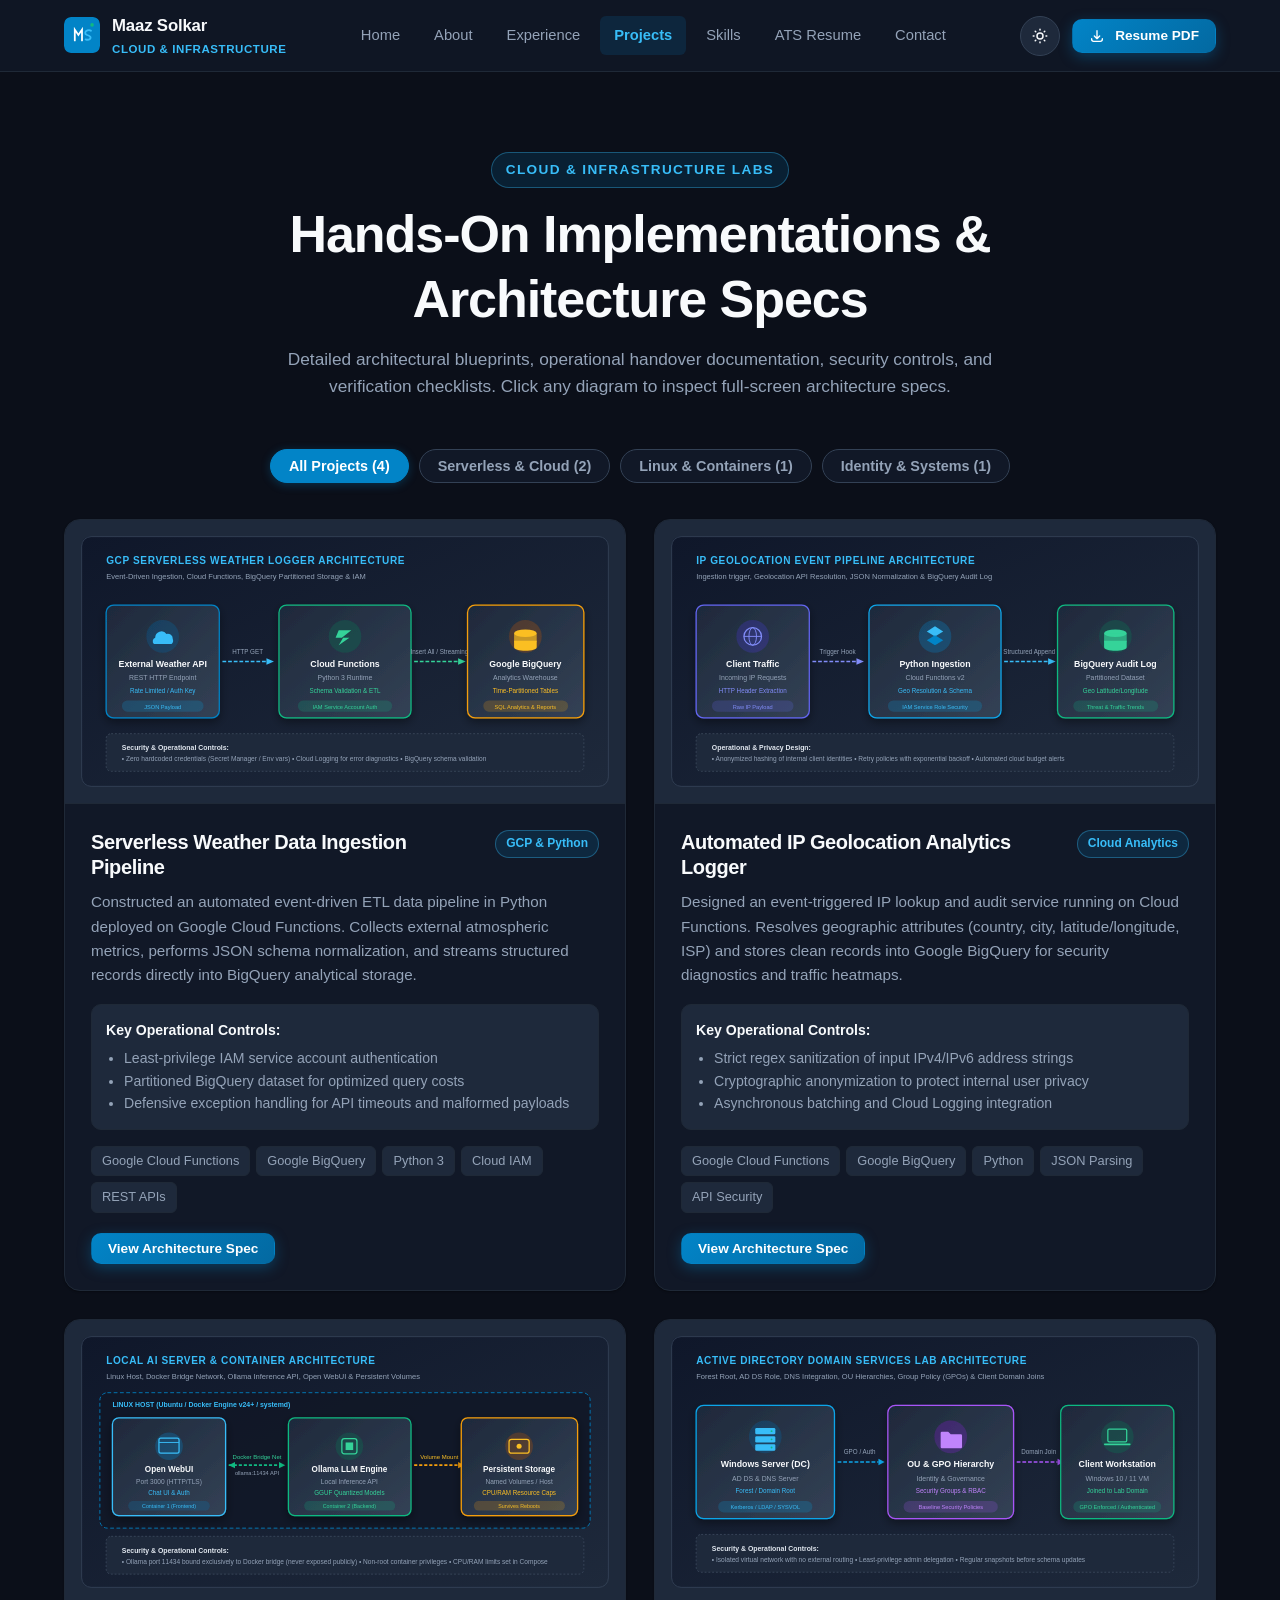
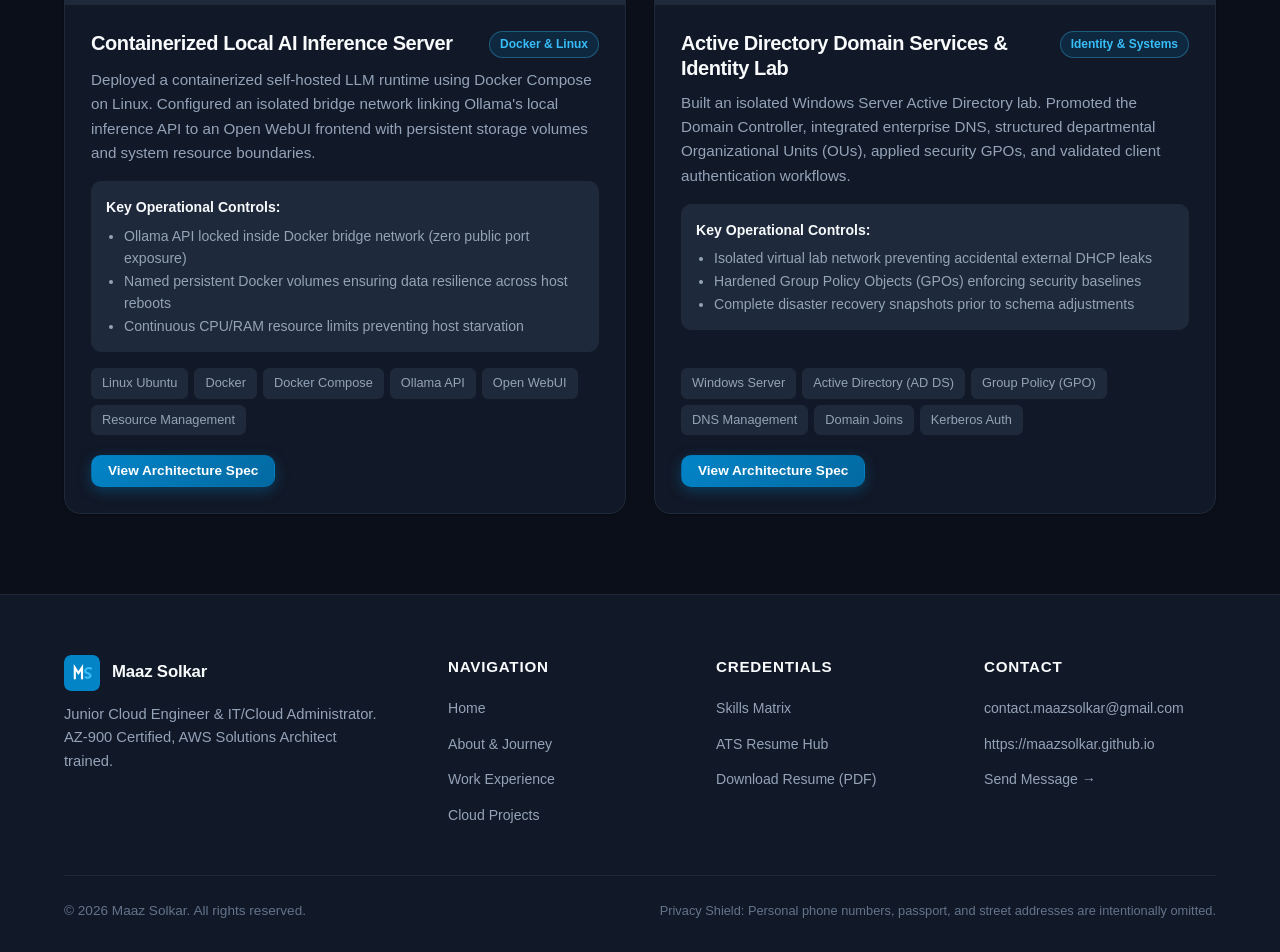
<file: projects.html>
<!DOCTYPE html>
<html lang="en" data-theme="dark">
<head>
  <meta charset="UTF-8">
  <meta name="viewport" content="width=device-width, initial-scale=1.0">
  <title>Cloud &amp; Infrastructure Projects | Maaz Solkar</title>
  
  <meta name="description" content="Explore hands-on cloud and infrastructure projects built by Maaz Solkar: GCP Serverless Weather Logger, IP Geolocation Pipeline, Local AI Docker Server, and Active Directory Lab.">
  <meta name="keywords" content="Maaz Solkar, Cloud Projects, GCP Cloud Functions, BigQuery, Local AI Server, Docker, Ollama, Active Directory Lab, Windows Server">
  <meta name="author" content="Maaz Solkar">
  <meta name="robots" content="index, follow">
  <link rel="canonical" href="https://maazsolkar.github.io/projects.html">

  <meta http-equiv="X-Content-Type-Options" content="nosniff">
  <meta http-equiv="X-Frame-Options" content="DENY">
  <meta name="referrer" content="strict-origin-when-cross-origin">

  <link rel="icon" type="image/svg+xml" href="assets/images/favicon.svg">
  <link rel="stylesheet" href="css/main.css">
  <link rel="stylesheet" href="css/components.css">
  <link rel="stylesheet" href="css/print.css" media="print">

  <script type="application/ld+json">
  {
    "@context": "https://schema.org",
    "@type": "CollectionPage",
    "name": "Cloud and Infrastructure Projects - Maaz Solkar",
    "description": "Production-grade cloud, containerization, and directory services implementations with architecture diagrams.",
    "url": "https://maazsolkar.github.io/projects.html"
  }
  </script>
</head>
<body>

  <a href="#mainContent" class="skip-link">Skip to main content</a>

  <!-- Header -->
  <header class="site-header" role="banner">
    <div class="container nav-container">
      <a href="index.html" class="brand-logo" aria-label="Maaz Solkar Homepage">
        <svg viewBox="0 0 100 100" aria-hidden="true">
          <rect width="100" height="100" rx="20" fill="#0284c7" />
          <path d="M30 65 L30 35 L40 50 L50 35 L50 65" fill="none" stroke="#ffffff" stroke-width="5" stroke-linecap="round"/>
          <path d="M60 62 C60 62 67 65 72 61 C77 57 71 52 64 50 C57 48 57 40 65 37 C71 35 75 38 75 38" fill="none" stroke="#38bdf8" stroke-width="5" stroke-linecap="round"/>
          <circle cx="78" cy="22" r="5" fill="#10b981" />
        </svg>
        <div class="brand-logo-text">
          <span class="brand-name">Maaz Solkar</span>
          <span class="brand-tag">Cloud &amp; Infrastructure</span>
        </div>
      </a>

      <nav class="nav-menu" aria-label="Main Navigation">
        <a href="index.html" class="nav-link">Home</a>
        <a href="about.html" class="nav-link">About</a>
        <a href="experience.html" class="nav-link">Experience</a>
        <a href="projects.html" class="nav-link active" aria-current="page">Projects</a>
        <a href="skills.html" class="nav-link">Skills</a>
        <a href="resume.html" class="nav-link">ATS Resume</a>
        <a href="contact.html" class="nav-link">Contact</a>
      </nav>

      <div class="nav-actions">
        <button class="theme-toggle-btn" type="button" aria-label="Toggle Color Theme">
          <svg class="sun-icon" fill="none" stroke="currentColor" viewBox="0 0 24 24"><path stroke-linecap="round" stroke-linejoin="round" stroke-width="2" d="M12 3v1m0 16v1m9-9h-1M4 12H3m15.364 6.364l-.707-.707M6.343 6.343l-.707-.707m12.728 0l-.707.707M6.343 17.657l-.707.707M16 12a4 4 0 11-8 0 4 4 0 018 0z" /></svg>
          <svg class="moon-icon" fill="none" stroke="currentColor" viewBox="0 0 24 24"><path stroke-linecap="round" stroke-linejoin="round" stroke-width="2" d="M20.354 15.354A9 9 0 018.646 3.646 9.003 9.003 0 0012 21a9.003 9.003 0 008.354-5.646z" /></svg>
        </button>

        <a href="assets/docs/Maaz_Solkar_Cloud_Operations_Resume.pdf" download class="btn btn-primary btn-sm">
          <svg width="16" height="16" fill="none" stroke="currentColor" viewBox="0 0 24 24"><path stroke-linecap="round" stroke-linejoin="round" stroke-width="2" d="M4 16v1a3 3 0 003 3h10a3 3 0 003-3v-1m-4-4l-4 4m0 0l-4-4m4 4V4"/></svg>
          <span>Resume PDF</span>
        </a>

        <button class="mobile-toggle" type="button" aria-label="Open Navigation Menu" aria-expanded="false">
          <svg width="22" height="22" fill="none" stroke="currentColor" viewBox="0 0 24 24"><path stroke-linecap="round" stroke-linejoin="round" stroke-width="2" d="M4 6h16M4 12h16M4 18h16"/></svg>
        </button>
      </div>
    </div>
  </header>

  <!-- Mobile Drawer -->
  <div class="mobile-drawer-backdrop" aria-hidden="true"></div>
  <aside class="mobile-drawer" aria-label="Mobile Navigation Drawer">
    <div style="margin-bottom: 24px; padding-bottom: 16px; border-bottom: 1px solid var(--border-subtle);">
      <div style="font-weight: 800; font-size: 1.1rem; color: var(--text-primary);">Maaz Solkar</div>
      <div style="font-size: 0.8rem; color: var(--text-accent);">https://maazsolkar.github.io</div>
    </div>
    <ul class="mobile-nav-list">
      <li><a href="index.html" class="mobile-nav-link">Home</a></li>
      <li><a href="about.html" class="mobile-nav-link">About</a></li>
      <li><a href="experience.html" class="mobile-nav-link">Experience</a></li>
      <li><a href="projects.html" class="mobile-nav-link active">Projects</a></li>
      <li><a href="skills.html" class="mobile-nav-link">Skills</a></li>
      <li><a href="resume.html" class="mobile-nav-link">ATS Resume</a></li>
      <li><a href="contact.html" class="mobile-nav-link">Contact</a></li>
    </ul>
  </aside>

  <!-- Main Content -->
  <main id="mainContent" class="section-spacing">
    <div class="container">
      
      <div class="section-header">
        <span class="section-eyebrow">Cloud &amp; Infrastructure Labs</span>
        <h1 class="section-title">Hands-On Implementations &amp; Architecture Specs</h1>
        <p class="section-description">
          Detailed architectural blueprints, operational handover documentation, security controls, and verification checklists. Click any diagram to inspect full-screen architecture specs.
        </p>
      </div>

      <!-- Filter Tabs -->
      <div class="filter-tabs" data-filter-group=".project-card">
        <button type="button" class="filter-tab active" data-filter="all">All Projects (4)</button>
        <button type="button" class="filter-tab" data-filter="serverless">Serverless &amp; Cloud (2)</button>
        <button type="button" class="filter-tab" data-filter="containers">Linux &amp; Containers (1)</button>
        <button type="button" class="filter-tab" data-filter="identity">Identity &amp; Systems (1)</button>
      </div>

      <!-- Projects Grid -->
      <div class="projects-grid">

        <!-- 1. GCP Weather Logger -->
        <article id="gcp-weather" class="project-card" data-category="serverless">
          <div class="project-preview" onclick="openProjectModal('GCP Serverless Weather Logger Architecture', 'assets/images/gcp-weather-arch.svg', '<div style=\'line-height: 1.6; font-size: 0.95rem;\'><p><strong>Stack:</strong> Python 3.11, Google Cloud Functions, BigQuery, Cloud IAM, REST APIs.</p><p><strong>Core Objectives:</strong> Automatically ingest meteorological data, perform schema normalization and data type casting, and persist structured analytical records into BigQuery without ongoing server maintenance.</p><p><strong>Operational Handover &amp; Security:</strong></p><ul><li>Dedicated IAM Service Account with least-privilege BigQuery Data Editor roles.</li><li>All API tokens stored in managed secret references—zero credentials hardcoded.</li><li>Automated error logging in Cloud Logging for real-time monitoring and retry policies.</li></ul></div>')">
            <img src="assets/images/gcp-weather-arch.svg" alt="GCP Weather Logger Architecture" loading="lazy">
            <div class="project-preview-overlay">
              <svg width="20" height="20" fill="none" stroke="currentColor" viewBox="0 0 24 24"><path stroke-linecap="round" stroke-linejoin="round" stroke-width="2" d="M21 21l-6-6m2-5a7 7 0 11-14 0 7 7 0 0114 0zM10 7v3m0 0v3m0-3h3m-3 0H7"/></svg>
              <span>Click to Expand Architecture Spec</span>
            </div>
          </div>
          <div class="project-body">
            <div class="project-header-row">
              <h2 class="project-title">Serverless Weather Data Ingestion Pipeline</h2>
              <span class="project-category-badge">GCP &amp; Python</span>
            </div>
            <p class="project-desc">
              Constructed an automated event-driven ETL data pipeline in Python deployed on Google Cloud Functions. Collects external atmospheric metrics, performs JSON schema normalization, and streams structured records directly into BigQuery analytical storage.
            </p>
            <div style="background: var(--bg-tertiary); padding: 14px; border-radius: var(--radius-md); margin-bottom: 16px; font-size: 0.88rem; border: 1px solid var(--border-subtle);">
              <strong>Key Operational Controls:</strong>
              <ul style="margin-left: 18px; margin-top: 6px; color: var(--text-secondary);">
                <li>Least-privilege IAM service account authentication</li>
                <li>Partitioned BigQuery dataset for optimized query costs</li>
                <li>Defensive exception handling for API timeouts and malformed payloads</li>
              </ul>
            </div>
            <div class="project-tech-stack">
              <span class="project-tech-pill">Google Cloud Functions</span>
              <span class="project-tech-pill">Google BigQuery</span>
              <span class="project-tech-pill">Python 3</span>
              <span class="project-tech-pill">Cloud IAM</span>
              <span class="project-tech-pill">REST APIs</span>
            </div>
            <div class="project-actions">
              <button type="button" class="btn btn-primary btn-sm" onclick="openProjectModal('GCP Serverless Weather Logger Architecture', 'assets/images/gcp-weather-arch.svg', '<div style=\'line-height: 1.6; font-size: 0.95rem;\'><p><strong>Stack:</strong> Python 3.11, Google Cloud Functions, BigQuery, Cloud IAM, REST APIs.</p><p><strong>Core Objectives:</strong> Automatically ingest meteorological data, perform schema normalization and data type casting, and persist structured analytical records into BigQuery without ongoing server maintenance.</p><p><strong>Operational Handover &amp; Security:</strong></p><ul><li>Dedicated IAM Service Account with least-privilege BigQuery Data Editor roles.</li><li>All API tokens stored in managed secret references—zero credentials hardcoded.</li><li>Automated error logging in Cloud Logging for real-time monitoring and retry policies.</li></ul></div>')">
                <span>View Architecture Spec</span>
              </button>
            </div>
          </div>
        </article>

        <!-- 2. IP Geo Location Logger -->
        <article id="ip-geo" class="project-card" data-category="serverless">
          <div class="project-preview" onclick="openProjectModal('IP Geolocation Event Pipeline Architecture', 'assets/images/ip-geo-arch.svg', '<div style=\'line-height: 1.6; font-size: 0.95rem;\'><p><strong>Stack:</strong> Python 3, Google Cloud Functions, BigQuery, REST HTTP Endpoint.</p><p><strong>Core Objectives:</strong> Serverless IP ingestion service that processes IP addresses, queries external geolocation services, and persists coordinates and regional attributes into an analytical BigQuery table.</p><p><strong>Privacy &amp; Security Design:</strong></p><ul><li>Client identifiers are cryptographically hashed before persistent warehouse storage.</li><li>Strict input validation prevents HTTP header injection or malformed IPv4/IPv6 strings.</li><li>Idempotent record ingestion to avoid duplicate telemetry rows.</li></ul></div>')">
            <img src="assets/images/ip-geo-arch.svg" alt="IP Geolocation Pipeline Architecture" loading="lazy">
            <div class="project-preview-overlay">
              <svg width="20" height="20" fill="none" stroke="currentColor" viewBox="0 0 24 24"><path stroke-linecap="round" stroke-linejoin="round" stroke-width="2" d="M21 21l-6-6m2-5a7 7 0 11-14 0 7 7 0 0114 0zM10 7v3m0 0v3m0-3h3m-3 0H7"/></svg>
              <span>Click to Expand Architecture Spec</span>
            </div>
          </div>
          <div class="project-body">
            <div class="project-header-row">
              <h2 class="project-title">Automated IP Geolocation Analytics Logger</h2>
              <span class="project-category-badge">Cloud Analytics</span>
            </div>
            <p class="project-desc">
              Designed an event-triggered IP lookup and audit service running on Cloud Functions. Resolves geographic attributes (country, city, latitude/longitude, ISP) and stores clean records into Google BigQuery for security diagnostics and traffic heatmaps.
            </p>
            <div style="background: var(--bg-tertiary); padding: 14px; border-radius: var(--radius-md); margin-bottom: 16px; font-size: 0.88rem; border: 1px solid var(--border-subtle);">
              <strong>Key Operational Controls:</strong>
              <ul style="margin-left: 18px; margin-top: 6px; color: var(--text-secondary);">
                <li>Strict regex sanitization of input IPv4/IPv6 address strings</li>
                <li>Cryptographic anonymization to protect internal user privacy</li>
                <li>Asynchronous batching and Cloud Logging integration</li>
              </ul>
            </div>
            <div class="project-tech-stack">
              <span class="project-tech-pill">Google Cloud Functions</span>
              <span class="project-tech-pill">Google BigQuery</span>
              <span class="project-tech-pill">Python</span>
              <span class="project-tech-pill">JSON Parsing</span>
              <span class="project-tech-pill">API Security</span>
            </div>
            <div class="project-actions">
              <button type="button" class="btn btn-primary btn-sm" onclick="openProjectModal('IP Geolocation Event Pipeline Architecture', 'assets/images/ip-geo-arch.svg', '<div style=\'line-height: 1.6; font-size: 0.95rem;\'><p><strong>Stack:</strong> Python 3, Google Cloud Functions, BigQuery, REST HTTP Endpoint.</p><p><strong>Core Objectives:</strong> Serverless IP ingestion service that processes IP addresses, queries external geolocation services, and persists coordinates and regional attributes into an analytical BigQuery table.</p><p><strong>Privacy &amp; Security Design:</strong></p><ul><li>Client identifiers are cryptographically hashed before persistent warehouse storage.</li><li>Strict input validation prevents HTTP header injection or malformed IPv4/IPv6 strings.</li><li>Idempotent record ingestion to avoid duplicate telemetry rows.</li></ul></div>')">
                <span>View Architecture Spec</span>
              </button>
            </div>
          </div>
        </article>

        <!-- 3. Local AI Server -->
        <article id="local-ai" class="project-card" data-category="containers">
          <div class="project-preview" onclick="openProjectModal('Local AI Inference Container Stack', 'assets/images/local-ai-arch.svg', '<div style=\'line-height: 1.6; font-size: 0.95rem;\'><p><strong>Stack:</strong> Linux Ubuntu, Docker &amp; Docker Compose, Ollama Engine, Open WebUI.</p><p><strong>Core Objectives:</strong> Host private, air-gapped language models locally with a web interface, protected behind internal container networking and resource quotas.</p><p><strong>Operational Handover &amp; Reliability:</strong></p><ul><li>Ollama API port 11434 is bound exclusively to the private Docker bridge (never exposed publicly).</li><li>Named volume mounts ensure model weights, user accounts, and chat histories survive host reboots.</li><li>CPU/RAM resource reservations configured to prevent container out-of-memory (OOM) crashes.</li></ul></div>')">
            <img src="assets/images/local-ai-arch.svg" alt="Local AI Server Architecture" loading="lazy">
            <div class="project-preview-overlay">
              <svg width="20" height="20" fill="none" stroke="currentColor" viewBox="0 0 24 24"><path stroke-linecap="round" stroke-linejoin="round" stroke-width="2" d="M21 21l-6-6m2-5a7 7 0 11-14 0 7 7 0 0114 0zM10 7v3m0 0v3m0-3h3m-3 0H7"/></svg>
              <span>Click to Expand Architecture Spec</span>
            </div>
          </div>
          <div class="project-body">
            <div class="project-header-row">
              <h2 class="project-title">Containerized Local AI Inference Server</h2>
              <span class="project-category-badge">Docker &amp; Linux</span>
            </div>
            <p class="project-desc">
              Deployed a containerized self-hosted LLM runtime using Docker Compose on Linux. Configured an isolated bridge network linking Ollama's local inference API to an Open WebUI frontend with persistent storage volumes and system resource boundaries.
            </p>
            <div style="background: var(--bg-tertiary); padding: 14px; border-radius: var(--radius-md); margin-bottom: 16px; font-size: 0.88rem; border: 1px solid var(--border-subtle);">
              <strong>Key Operational Controls:</strong>
              <ul style="margin-left: 18px; margin-top: 6px; color: var(--text-secondary);">
                <li>Ollama API locked inside Docker bridge network (zero public port exposure)</li>
                <li>Named persistent Docker volumes ensuring data resilience across host reboots</li>
                <li>Continuous CPU/RAM resource limits preventing host starvation</li>
              </ul>
            </div>
            <div class="project-tech-stack">
              <span class="project-tech-pill">Linux Ubuntu</span>
              <span class="project-tech-pill">Docker</span>
              <span class="project-tech-pill">Docker Compose</span>
              <span class="project-tech-pill">Ollama API</span>
              <span class="project-tech-pill">Open WebUI</span>
              <span class="project-tech-pill">Resource Management</span>
            </div>
            <div class="project-actions">
              <button type="button" class="btn btn-primary btn-sm" onclick="openProjectModal('Local AI Inference Container Stack', 'assets/images/local-ai-arch.svg', '<div style=\'line-height: 1.6; font-size: 0.95rem;\'><p><strong>Stack:</strong> Linux Ubuntu, Docker &amp; Docker Compose, Ollama Engine, Open WebUI.</p><p><strong>Core Objectives:</strong> Host private, air-gapped language models locally with a web interface, protected behind internal container networking and resource quotas.</p><p><strong>Operational Handover &amp; Reliability:</strong></p><ul><li>Ollama API port 11434 is bound exclusively to the private Docker bridge (never exposed publicly).</li><li>Named volume mounts ensure model weights, user accounts, and chat histories survive host reboots.</li><li>CPU/RAM resource reservations configured to prevent container out-of-memory (OOM) crashes.</li></ul></div>')">
                <span>View Architecture Spec</span>
              </button>
            </div>
          </div>
        </article>

        <!-- 4. Active Directory Lab -->
        <article id="ad-lab" class="project-card" data-category="identity">
          <div class="project-preview" onclick="openProjectModal('Active Directory Lab Architecture', 'assets/images/ad-lab-arch.svg', '<div style=\'line-height: 1.6; font-size: 0.95rem;\'><p><strong>Stack:</strong> Windows Server, Active Directory Domain Services (AD DS), DNS Server, Group Policy Management.</p><p><strong>Core Objectives:</strong> Hands-on directory services environment configured to build, harden, and validate domain administration, user lifecycles, and policy baselines.</p><p><strong>Operational Handover &amp; Testing:</strong></p><ul><li>Configured root domain controller and verified healthy Active Directory Domain Services.</li><li>Built forward and reverse DNS lookup zones with client record dynamic updates.</li><li>Designed structured OUs and implemented Group Policy Objects (GPOs) for screen timeout, password length, and restricted local administrative rights.</li><li>Joined Windows client VM to domain and confirmed Kerberos ticket authentication.</li></ul></div>')">
            <img src="assets/images/ad-lab-arch.svg" alt="Active Directory Lab Architecture" loading="lazy">
            <div class="project-preview-overlay">
              <svg width="20" height="20" fill="none" stroke="currentColor" viewBox="0 0 24 24"><path stroke-linecap="round" stroke-linejoin="round" stroke-width="2" d="M21 21l-6-6m2-5a7 7 0 11-14 0 7 7 0 0114 0zM10 7v3m0 0v3m0-3h3m-3 0H7"/></svg>
              <span>Click to Expand Architecture Spec</span>
            </div>
          </div>
          <div class="project-body">
            <div class="project-header-row">
              <h2 class="project-title">Active Directory Domain Services &amp; Identity Lab</h2>
              <span class="project-category-badge">Identity &amp; Systems</span>
            </div>
            <p class="project-desc">
              Built an isolated Windows Server Active Directory lab. Promoted the Domain Controller, integrated enterprise DNS, structured departmental Organizational Units (OUs), applied security GPOs, and validated client authentication workflows.
            </p>
            <div style="background: var(--bg-tertiary); padding: 14px; border-radius: var(--radius-md); margin-bottom: 16px; font-size: 0.88rem; border: 1px solid var(--border-subtle);">
              <strong>Key Operational Controls:</strong>
              <ul style="margin-left: 18px; margin-top: 6px; color: var(--text-secondary);">
                <li>Isolated virtual lab network preventing accidental external DHCP leaks</li>
                <li>Hardened Group Policy Objects (GPOs) enforcing security baselines</li>
                <li>Complete disaster recovery snapshots prior to schema adjustments</li>
              </ul>
            </div>
            <div class="project-tech-stack">
              <span class="project-tech-pill">Windows Server</span>
              <span class="project-tech-pill">Active Directory (AD DS)</span>
              <span class="project-tech-pill">Group Policy (GPO)</span>
              <span class="project-tech-pill">DNS Management</span>
              <span class="project-tech-pill">Domain Joins</span>
              <span class="project-tech-pill">Kerberos Auth</span>
            </div>
            <div class="project-actions">
              <button type="button" class="btn btn-primary btn-sm" onclick="openProjectModal('Active Directory Lab Architecture', 'assets/images/ad-lab-arch.svg', '<div style=\'line-height: 1.6; font-size: 0.95rem;\'><p><strong>Stack:</strong> Windows Server, Active Directory Domain Services (AD DS), DNS Server, Group Policy Management.</p><p><strong>Core Objectives:</strong> Hands-on directory services environment configured to build, harden, and validate domain administration, user lifecycles, and policy baselines.</p><p><strong>Operational Handover &amp; Testing:</strong></p><ul><li>Configured root domain controller and verified healthy Active Directory Domain Services.</li><li>Built forward and reverse DNS lookup zones with client record dynamic updates.</li><li>Designed structured OUs and implemented Group Policy Objects (GPOs) for screen timeout, password length, and restricted local administrative rights.</li><li>Joined Windows client VM to domain and confirmed Kerberos ticket authentication.</li></ul></div>')">
                <span>View Architecture Spec</span>
              </button>
            </div>
          </div>
        </article>

      </div>

    </div>
  </main>

  <!-- Global Modal Container -->
  <div class="modal-backdrop" role="dialog" aria-modal="true" aria-labelledby="modalTitle">
    <div class="modal-content">
      <div class="modal-header">
        <h3 id="modalTitle" class="modal-title">Architecture Diagram</h3>
        <button type="button" class="modal-close-btn" aria-label="Close modal">✕</button>
      </div>
      <div class="modal-body"></div>
    </div>
  </div>

  <!-- Footer -->
  <footer class="site-footer" role="contentinfo">
    <div class="container">
      <div class="footer-top">
        <div class="footer-brand">
          <div class="brand-logo">
            <svg viewBox="0 0 100 100" width="32" height="32" aria-hidden="true">
              <rect width="100" height="100" rx="20" fill="#0284c7" />
              <path d="M30 65 L30 35 L40 50 L50 35 L50 65" fill="none" stroke="#ffffff" stroke-width="6" stroke-linecap="round"/>
              <path d="M60 62 C60 62 67 65 72 61 C77 57 71 52 64 50 C57 48 57 40 65 37 C71 35 75 38 75 38" fill="none" stroke="#38bdf8" stroke-width="6" stroke-linecap="round"/>
            </svg>
            <span class="brand-name">Maaz Solkar</span>
          </div>
          <p>Junior Cloud Engineer &amp; IT/Cloud Administrator. AZ-900 Certified, AWS Solutions Architect trained.</p>
        </div>

        <div>
          <div class="footer-col-title">Navigation</div>
          <ul class="footer-links">
            <li><a href="index.html" class="footer-link">Home</a></li>
            <li><a href="about.html" class="footer-link">About &amp; Journey</a></li>
            <li><a href="experience.html" class="footer-link">Work Experience</a></li>
            <li><a href="projects.html" class="footer-link">Cloud Projects</a></li>
          </ul>
        </div>

        <div>
          <div class="footer-col-title">Credentials</div>
          <ul class="footer-links">
            <li><a href="skills.html" class="footer-link">Skills Matrix</a></li>
            <li><a href="resume.html" class="footer-link">ATS Resume Hub</a></li>
            <li><a href="assets/docs/Maaz_Solkar_Cloud_Operations_Resume.pdf" download class="footer-link">Download Resume (PDF)</a></li>
          </ul>
        </div>

        <div>
          <div class="footer-col-title">Contact</div>
          <ul class="footer-links">
            <li><a href="mailto:contact.maazsolkar@gmail.com" class="footer-link">contact.maazsolkar@gmail.com</a></li>
            <li><a href="https://maazsolkar.github.io" class="footer-link">https://maazsolkar.github.io</a></li>
            <li><a href="contact.html" class="footer-link">Send Message →</a></li>
          </ul>
        </div>
      </div>

      <div class="footer-bottom">
        <div>© 2026 Maaz Solkar. All rights reserved.</div>
        <div style="font-size: 0.8rem; color: var(--text-muted);">
          Privacy Shield: Personal phone numbers, passport, and street addresses are intentionally omitted.
        </div>
      </div>
    </div>
  </footer>

  <script src="js/main.js"></script>
  <script src="js/filters.js"></script>
</body>
</html>
</file>
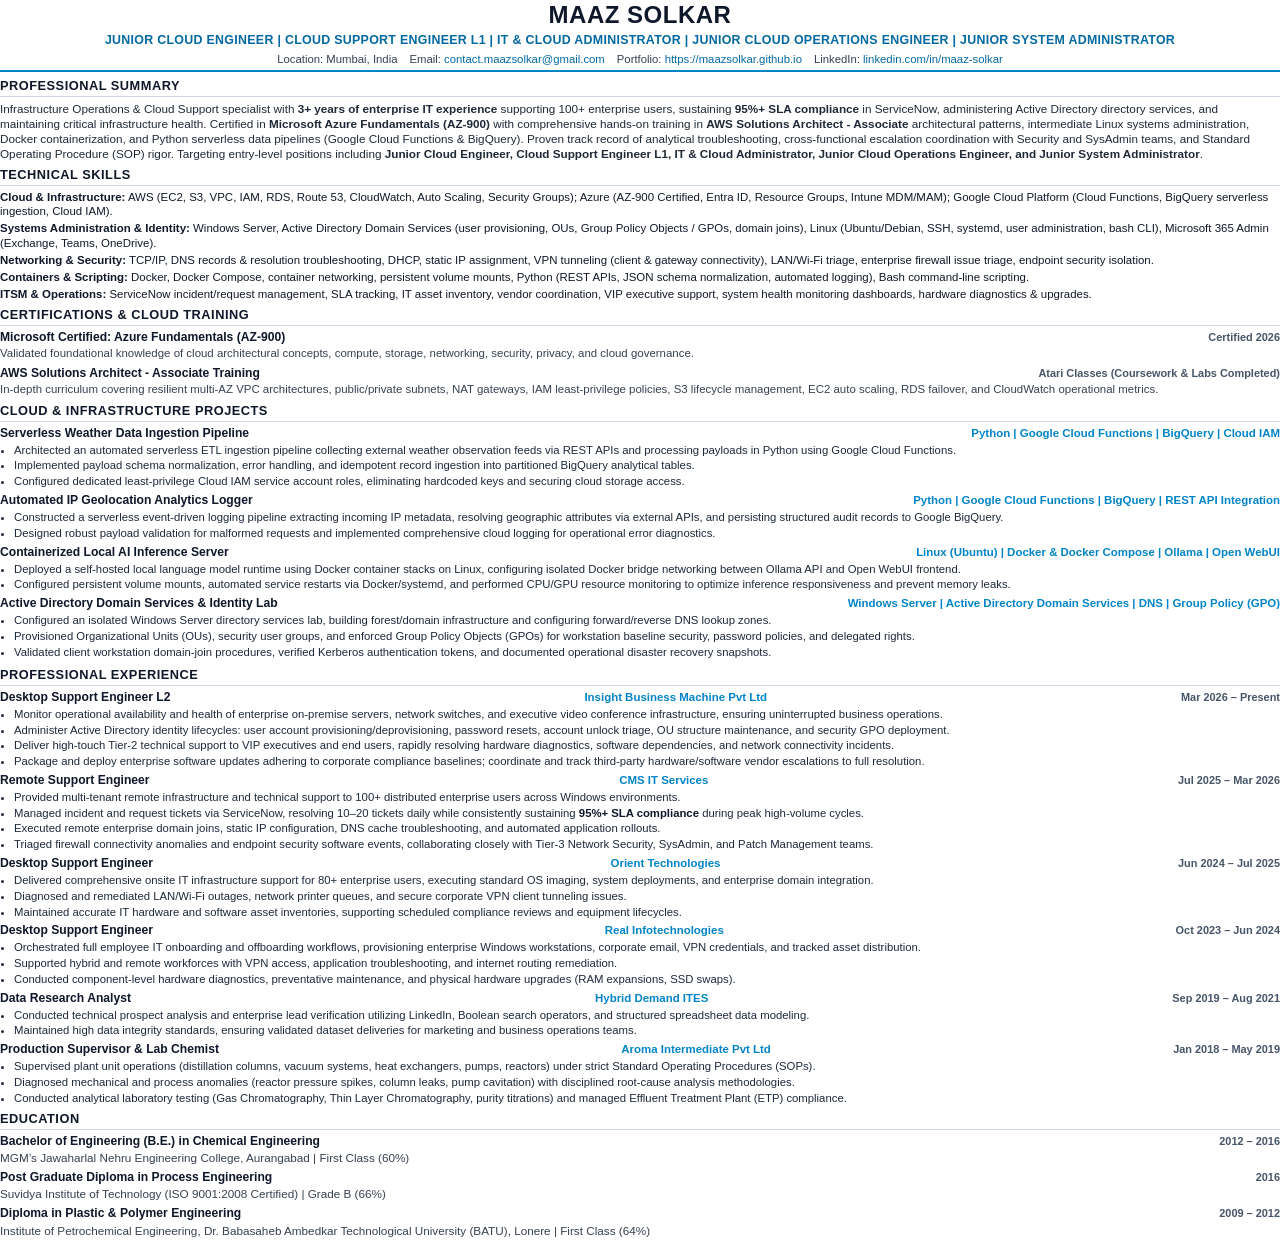
<file: resume-template.html>
<!DOCTYPE html>
<html lang="en">
<head>
  <meta charset="UTF-8">
  <title>Maaz Solkar - Cloud Operations &amp; Infrastructure Resume</title>
  <style>
    @page {
      size: letter;
      margin: 8.5mm 12mm;
    }
    *, *::before, *::after {
      box-sizing: border-box;
      margin: 0;
      padding: 0;
    }
    body {
      font-family: -apple-system, BlinkMacSystemFont, "Segoe UI", Roboto, "Helvetica Neue", Arial, sans-serif;
      font-size: 8.8pt;
      line-height: 1.28;
      color: #111827;
      background: #ffffff;
      padding: 0;
      -webkit-font-smoothing: antialiased;
    }
    .header {
      text-align: center;
      border-bottom: 2px solid #0284c7;
      padding-bottom: 4px;
      margin-bottom: 6px;
    }
    .header h1 {
      font-size: 18pt;
      font-weight: 800;
      letter-spacing: 0.5px;
      color: #0f172a;
      text-transform: uppercase;
      margin-bottom: 2px;
    }
    .header .target-role {
      font-size: 9.3pt;
      font-weight: 700;
      color: #0369a1;
      letter-spacing: 0.3px;
      text-transform: uppercase;
      margin-bottom: 3px;
    }
    .header .contact-row {
      font-size: 8.5pt;
      color: #374151;
      display: flex;
      justify-content: center;
      flex-wrap: wrap;
      gap: 12px;
    }
    .header .contact-row a {
      color: #0369a1;
      text-decoration: none;
    }

    .section {
      margin-bottom: 6px;
    }
    .section-title {
      font-size: 9.6pt;
      font-weight: 800;
      color: #0f172a;
      text-transform: uppercase;
      letter-spacing: 0.5px;
      border-bottom: 1.5px solid #cbd5e1;
      padding-bottom: 1.5px;
      margin-bottom: 4px;
    }

    p {
      margin-bottom: 2px;
      color: #1f2937;
    }

    /* Skills Grid */
    .skills-category {
      margin-bottom: 2.5px;
      font-size: 8.6pt;
      line-height: 1.26;
    }
    .skills-category strong {
      color: #0f172a;
      font-weight: 700;
    }

    /* Experience & Projects items */
    .item {
      margin-bottom: 4.5px;
    }
    .item-header {
      display: flex;
      justify-content: space-between;
      align-items: baseline;
      margin-bottom: 1px;
    }
    .item-title {
      font-size: 9.1pt;
      font-weight: 700;
      color: #0f172a;
    }
    .item-subtitle {
      font-size: 8.6pt;
      font-weight: 600;
      color: #0284c7;
    }
    .item-date {
      font-size: 8.2pt;
      font-weight: 600;
      color: #475569;
      white-space: nowrap;
    }
    .item-location {
      font-size: 8.2pt;
      font-style: italic;
      color: #64748b;
    }

    ul.bullets {
      margin-left: 14px;
      margin-top: 1.5px;
    }
    ul.bullets li {
      margin-bottom: 1.5px;
      font-size: 8.5pt;
      color: #1e293b;
      line-height: 1.26;
    }
    ul.bullets li strong {
      color: #0f172a;
    }

    .page-break {
      page-break-before: always;
      break-before: page;
      padding-top: 2px;
    }

    @media print {
      body {
        background: #fff;
      }
    }
  </style>
</head>
<body>

  <!-- ==================== PAGE 1 ==================== -->

  <!-- HEADER -->
  <header class="header">
    <h1>Maaz Solkar</h1>
    <div class="target-role">Junior Cloud Engineer | Cloud Support Engineer L1 | IT &amp; Cloud Administrator | Junior Cloud Operations Engineer | Junior System Administrator</div>
    <div class="contact-row">
      <span>Location: Mumbai, India</span>
      <span>Email: <a href="mailto:contact.maazsolkar@gmail.com">contact.maazsolkar@gmail.com</a></span>
      <span>Portfolio: <a href="https://maazsolkar.github.io">https://maazsolkar.github.io</a></span>
      <span>LinkedIn: <a href="https://linkedin.com/in/maaz-solkar">linkedin.com/in/maaz-solkar</a></span>
    </div>
  </header>

  <!-- PROFESSIONAL SUMMARY -->
  <section class="section">
    <h2 class="section-title">Professional Summary</h2>
    <p>
      Infrastructure Operations &amp; Cloud Support specialist with <strong>3+ years of enterprise IT experience</strong> supporting 100+ enterprise users, sustaining <strong>95%+ SLA compliance</strong> in ServiceNow, administering Active Directory directory services, and maintaining critical infrastructure health. Certified in <strong>Microsoft Azure Fundamentals (AZ-900)</strong> with comprehensive hands-on training in <strong>AWS Solutions Architect - Associate</strong> architectural patterns, intermediate Linux systems administration, Docker containerization, and Python serverless data pipelines (Google Cloud Functions &amp; BigQuery). Proven track record of analytical troubleshooting, cross-functional escalation coordination with Security and SysAdmin teams, and Standard Operating Procedure (SOP) rigor. Targeting entry-level positions including <strong>Junior Cloud Engineer, Cloud Support Engineer L1, IT &amp; Cloud Administrator, Junior Cloud Operations Engineer, and Junior System Administrator</strong>.
    </p>
  </section>

  <!-- TECHNICAL SKILLS -->
  <section class="section">
    <h2 class="section-title">Technical Skills</h2>
    <div class="skills-category">
      <strong>Cloud &amp; Infrastructure:</strong> AWS (EC2, S3, VPC, IAM, RDS, Route 53, CloudWatch, Auto Scaling, Security Groups); Azure (AZ-900 Certified, Entra ID, Resource Groups, Intune MDM/MAM); Google Cloud Platform (Cloud Functions, BigQuery serverless ingestion, Cloud IAM).
    </div>
    <div class="skills-category">
      <strong>Systems Administration &amp; Identity:</strong> Windows Server, Active Directory Domain Services (user provisioning, OUs, Group Policy Objects / GPOs, domain joins), Linux (Ubuntu/Debian, SSH, systemd, user administration, bash CLI), Microsoft 365 Admin (Exchange, Teams, OneDrive).
    </div>
    <div class="skills-category">
      <strong>Networking &amp; Security:</strong> TCP/IP, DNS records &amp; resolution troubleshooting, DHCP, static IP assignment, VPN tunneling (client &amp; gateway connectivity), LAN/Wi-Fi triage, enterprise firewall issue triage, endpoint security isolation.
    </div>
    <div class="skills-category">
      <strong>Containers &amp; Scripting:</strong> Docker, Docker Compose, container networking, persistent volume mounts, Python (REST APIs, JSON schema normalization, automated logging), Bash command-line scripting.
    </div>
    <div class="skills-category">
      <strong>ITSM &amp; Operations:</strong> ServiceNow incident/request management, SLA tracking, IT asset inventory, vendor coordination, VIP executive support, system health monitoring dashboards, hardware diagnostics &amp; upgrades.
    </div>
  </section>

  <!-- CERTIFICATIONS & TRAINING -->
  <section class="section">
    <h2 class="section-title">Certifications &amp; Cloud Training</h2>
    <div class="item">
      <div class="item-header">
        <span class="item-title">Microsoft Certified: Azure Fundamentals (AZ-900)</span>
        <span class="item-date">Certified 2026</span>
      </div>
      <p style="font-size: 8.6pt; color: #374151;">Validated foundational knowledge of cloud architectural concepts, compute, storage, networking, security, privacy, and cloud governance.</p>
    </div>
    <div class="item" style="margin-bottom: 2px;">
      <div class="item-header">
        <span class="item-title">AWS Solutions Architect - Associate Training</span>
        <span class="item-date">Atari Classes (Coursework &amp; Labs Completed)</span>
      </div>
      <p style="font-size: 8.6pt; color: #374151;">In-depth curriculum covering resilient multi-AZ VPC architectures, public/private subnets, NAT gateways, IAM least-privilege policies, S3 lifecycle management, EC2 auto scaling, RDS failover, and CloudWatch operational metrics.</p>
    </div>
  </section>

  <!-- CLOUD & INFRASTRUCTURE PROJECTS -->
  <section class="section">
    <h2 class="section-title">Cloud &amp; Infrastructure Projects</h2>

    <div class="item">
      <div class="item-header">
        <span class="item-title">Serverless Weather Data Ingestion Pipeline</span>
        <span class="item-subtitle">Python | Google Cloud Functions | BigQuery | Cloud IAM</span>
      </div>
      <ul class="bullets">
        <li>Architected an automated serverless ETL ingestion pipeline collecting external weather observation feeds via REST APIs and processing payloads in Python using Google Cloud Functions.</li>
        <li>Implemented payload schema normalization, error handling, and idempotent record ingestion into partitioned BigQuery analytical tables.</li>
        <li>Configured dedicated least-privilege Cloud IAM service account roles, eliminating hardcoded keys and securing cloud storage access.</li>
      </ul>
    </div>

    <div class="item">
      <div class="item-header">
        <span class="item-title">Automated IP Geolocation Analytics Logger</span>
        <span class="item-subtitle">Python | Google Cloud Functions | BigQuery | REST API Integration</span>
      </div>
      <ul class="bullets">
        <li>Constructed a serverless event-driven logging pipeline extracting incoming IP metadata, resolving geographic attributes via external APIs, and persisting structured audit records to Google BigQuery.</li>
        <li>Designed robust payload validation for malformed requests and implemented comprehensive cloud logging for operational error diagnostics.</li>
      </ul>
    </div>

    <div class="item">
      <div class="item-header">
        <span class="item-title">Containerized Local AI Inference Server</span>
        <span class="item-subtitle">Linux (Ubuntu) | Docker &amp; Docker Compose | Ollama | Open WebUI</span>
      </div>
      <ul class="bullets">
        <li>Deployed a self-hosted local language model runtime using Docker container stacks on Linux, configuring isolated Docker bridge networking between Ollama API and Open WebUI frontend.</li>
        <li>Configured persistent volume mounts, automated service restarts via Docker/systemd, and performed CPU/GPU resource monitoring to optimize inference responsiveness and prevent memory leaks.</li>
      </ul>
    </div>

    <div class="item">
      <div class="item-header">
        <span class="item-title">Active Directory Domain Services &amp; Identity Lab</span>
        <span class="item-subtitle">Windows Server | Active Directory Domain Services | DNS | Group Policy (GPO)</span>
      </div>
      <ul class="bullets">
        <li>Configured an isolated Windows Server directory services lab, building forest/domain infrastructure and configuring forward/reverse DNS lookup zones.</li>
        <li>Provisioned Organizational Units (OUs), security user groups, and enforced Group Policy Objects (GPOs) for workstation baseline security, password policies, and delegated rights.</li>
        <li>Validated client workstation domain-join procedures, verified Kerberos authentication tokens, and documented operational disaster recovery snapshots.</li>
      </ul>
    </div>
  </section>


  <!-- ==================== PAGE 2 ==================== -->
  <div class="page-break"></div>

  <!-- PROFESSIONAL EXPERIENCE -->
  <section class="section">
    <h2 class="section-title">Professional Experience</h2>

    <!-- Insight -->
    <div class="item">
      <div class="item-header">
        <span class="item-title">Desktop Support Engineer L2</span>
        <span class="item-subtitle">Insight Business Machine Pvt Ltd</span>
        <span class="item-date">Mar 2026 – Present</span>
      </div>
      <ul class="bullets">
        <li>Monitor operational availability and health of enterprise on-premise servers, network switches, and executive video conference infrastructure, ensuring uninterrupted business operations.</li>
        <li>Administer Active Directory identity lifecycles: user account provisioning/deprovisioning, password resets, account unlock triage, OU structure maintenance, and security GPO deployment.</li>
        <li>Deliver high-touch Tier-2 technical support to VIP executives and end users, rapidly resolving hardware diagnostics, software dependencies, and network connectivity incidents.</li>
        <li>Package and deploy enterprise software updates adhering to corporate compliance baselines; coordinate and track third-party hardware/software vendor escalations to full resolution.</li>
      </ul>
    </div>

    <!-- CMS -->
    <div class="item">
      <div class="item-header">
        <span class="item-title">Remote Support Engineer</span>
        <span class="item-subtitle">CMS IT Services</span>
        <span class="item-date">Jul 2025 – Mar 2026</span>
      </div>
      <ul class="bullets">
        <li>Provided multi-tenant remote infrastructure and technical support to 100+ distributed enterprise users across Windows environments.</li>
        <li>Managed incident and request tickets via ServiceNow, resolving 10–20 tickets daily while consistently sustaining <strong>95%+ SLA compliance</strong> during peak high-volume cycles.</li>
        <li>Executed remote enterprise domain joins, static IP configuration, DNS cache troubleshooting, and automated application rollouts.</li>
        <li>Triaged firewall connectivity anomalies and endpoint security software events, collaborating closely with Tier-3 Network Security, SysAdmin, and Patch Management teams.</li>
      </ul>
    </div>

    <!-- Orient -->
    <div class="item">
      <div class="item-header">
        <span class="item-title">Desktop Support Engineer</span>
        <span class="item-subtitle">Orient Technologies</span>
        <span class="item-date">Jun 2024 – Jul 2025</span>
      </div>
      <ul class="bullets">
        <li>Delivered comprehensive onsite IT infrastructure support for 80+ enterprise users, executing standard OS imaging, system deployments, and enterprise domain integration.</li>
        <li>Diagnosed and remediated LAN/Wi-Fi outages, network printer queues, and secure corporate VPN client tunneling issues.</li>
        <li>Maintained accurate IT hardware and software asset inventories, supporting scheduled compliance reviews and equipment lifecycles.</li>
      </ul>
    </div>

    <!-- Real Infotech -->
    <div class="item">
      <div class="item-header">
        <span class="item-title">Desktop Support Engineer</span>
        <span class="item-subtitle">Real Infotechnologies</span>
        <span class="item-date">Oct 2023 – Jun 2024</span>
      </div>
      <ul class="bullets">
        <li>Orchestrated full employee IT onboarding and offboarding workflows, provisioning enterprise Windows workstations, corporate email, VPN credentials, and tracked asset distribution.</li>
        <li>Supported hybrid and remote workforces with VPN access, application troubleshooting, and internet routing remediation.</li>
        <li>Conducted component-level hardware diagnostics, preventative maintenance, and physical hardware upgrades (RAM expansions, SSD swaps).</li>
      </ul>
    </div>

    <!-- Hybrid Demand -->
    <div class="item">
      <div class="item-header">
        <span class="item-title">Data Research Analyst</span>
        <span class="item-subtitle">Hybrid Demand ITES</span>
        <span class="item-date">Sep 2019 – Aug 2021</span>
      </div>
      <ul class="bullets">
        <li>Conducted technical prospect analysis and enterprise lead verification utilizing LinkedIn, Boolean search operators, and structured spreadsheet data modeling.</li>
        <li>Maintained high data integrity standards, ensuring validated dataset deliveries for marketing and business operations teams.</li>
      </ul>
    </div>

    <!-- Aroma Intermediate -->
    <div class="item">
      <div class="item-header">
        <span class="item-title">Production Supervisor &amp; Lab Chemist</span>
        <span class="item-subtitle">Aroma Intermediate Pvt Ltd</span>
        <span class="item-date">Jan 2018 – May 2019</span>
      </div>
      <ul class="bullets">
        <li>Supervised plant unit operations (distillation columns, vacuum systems, heat exchangers, pumps, reactors) under strict Standard Operating Procedures (SOPs).</li>
        <li>Diagnosed mechanical and process anomalies (reactor pressure spikes, column leaks, pump cavitation) with disciplined root-cause analysis methodologies.</li>
        <li>Conducted analytical laboratory testing (Gas Chromatography, Thin Layer Chromatography, purity titrations) and managed Effluent Treatment Plant (ETP) compliance.</li>
      </ul>
    </div>
  </section>

  <!-- EDUCATION -->
  <section class="section">
    <h2 class="section-title">Education</h2>
    <div class="item">
      <div class="item-header">
        <span class="item-title">Bachelor of Engineering (B.E.) in Chemical Engineering</span>
        <span class="item-date">2012 – 2016</span>
      </div>
      <p style="font-size: 8.8pt; color: #374151;">MGM’s Jawaharlal Nehru Engineering College, Aurangabad | First Class (60%)</p>
    </div>
    <div class="item">
      <div class="item-header">
        <span class="item-title">Post Graduate Diploma in Process Engineering</span>
        <span class="item-date">2016</span>
      </div>
      <p style="font-size: 8.8pt; color: #374151;">Suvidya Institute of Technology (ISO 9001:2008 Certified) | Grade B (66%)</p>
    </div>
    <div class="item">
      <div class="item-header">
        <span class="item-title">Diploma in Plastic &amp; Polymer Engineering</span>
        <span class="item-date">2009 – 2012</span>
      </div>
      <p style="font-size: 8.8pt; color: #374151;">Institute of Petrochemical Engineering, Dr. Babasaheb Ambedkar Technological University (BATU), Lonere | First Class (64%)</p>
    </div>
  </section>

</body>
</html>
</file>
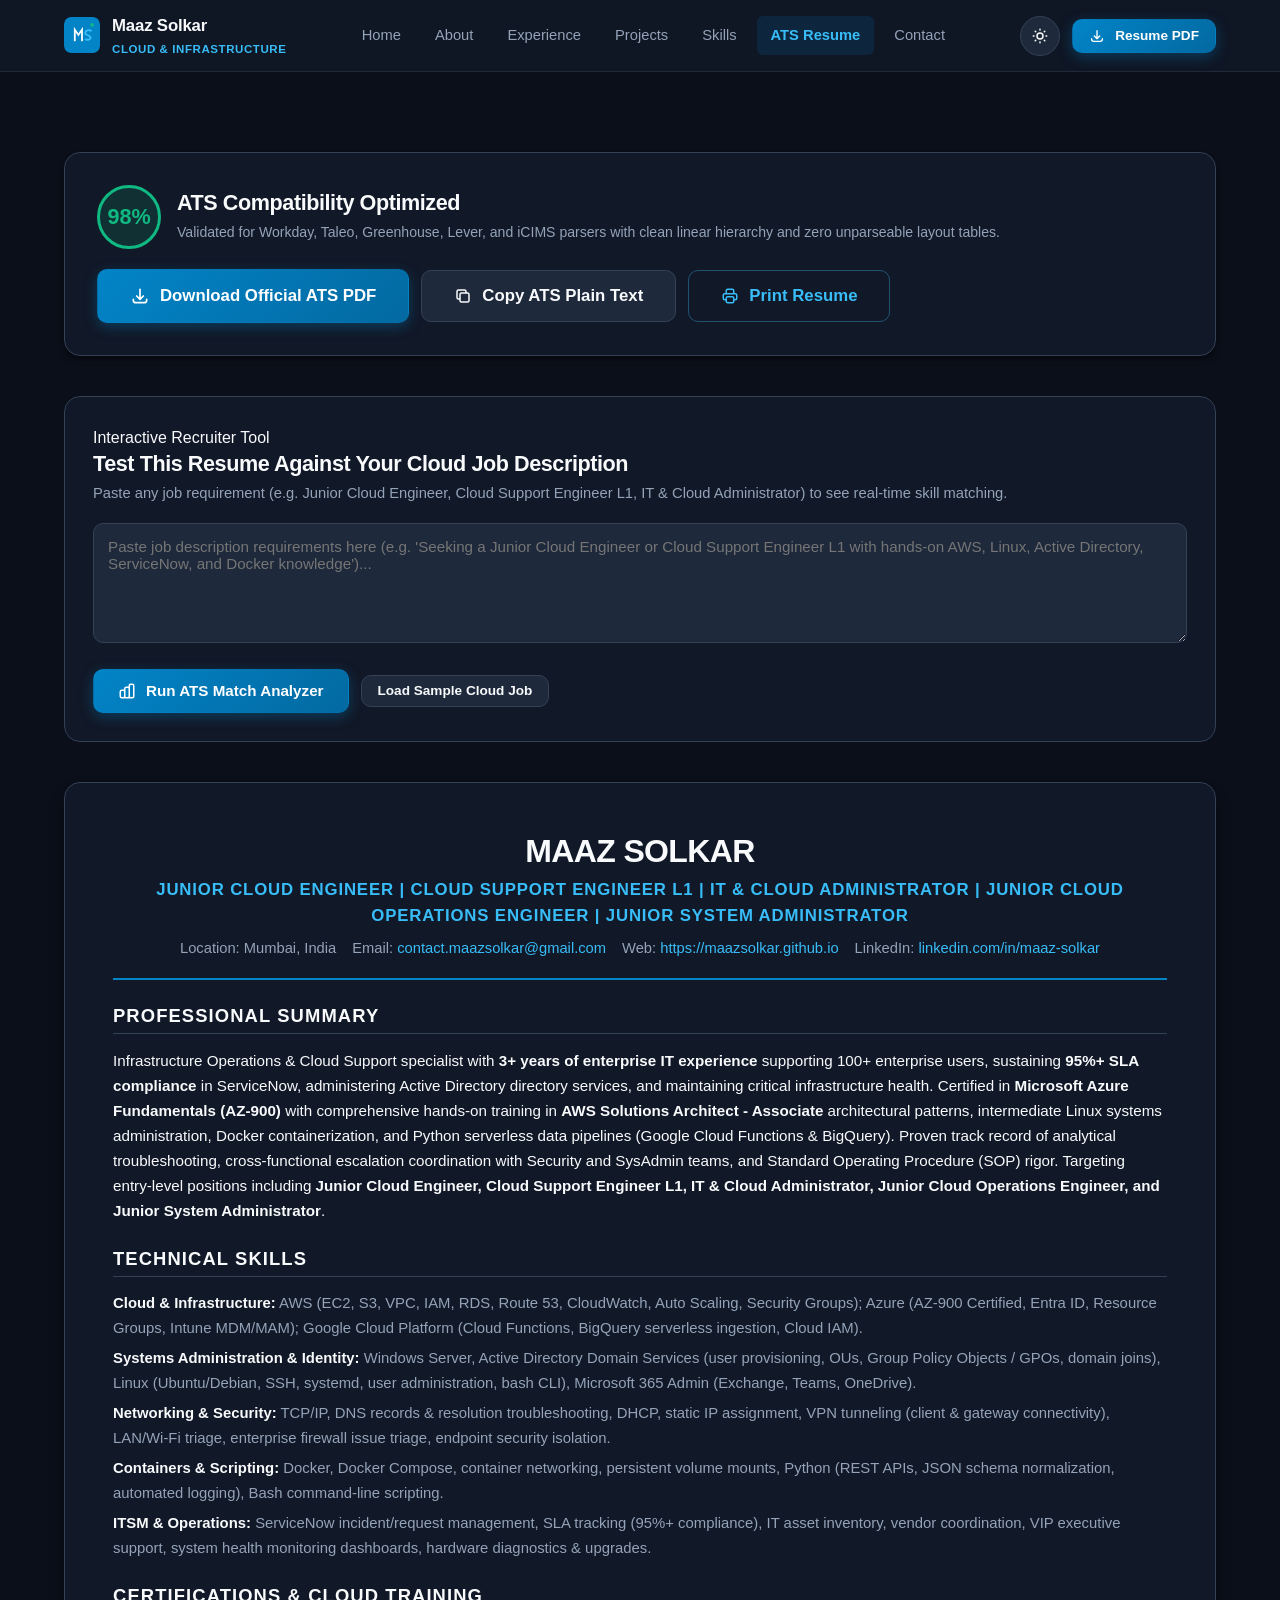
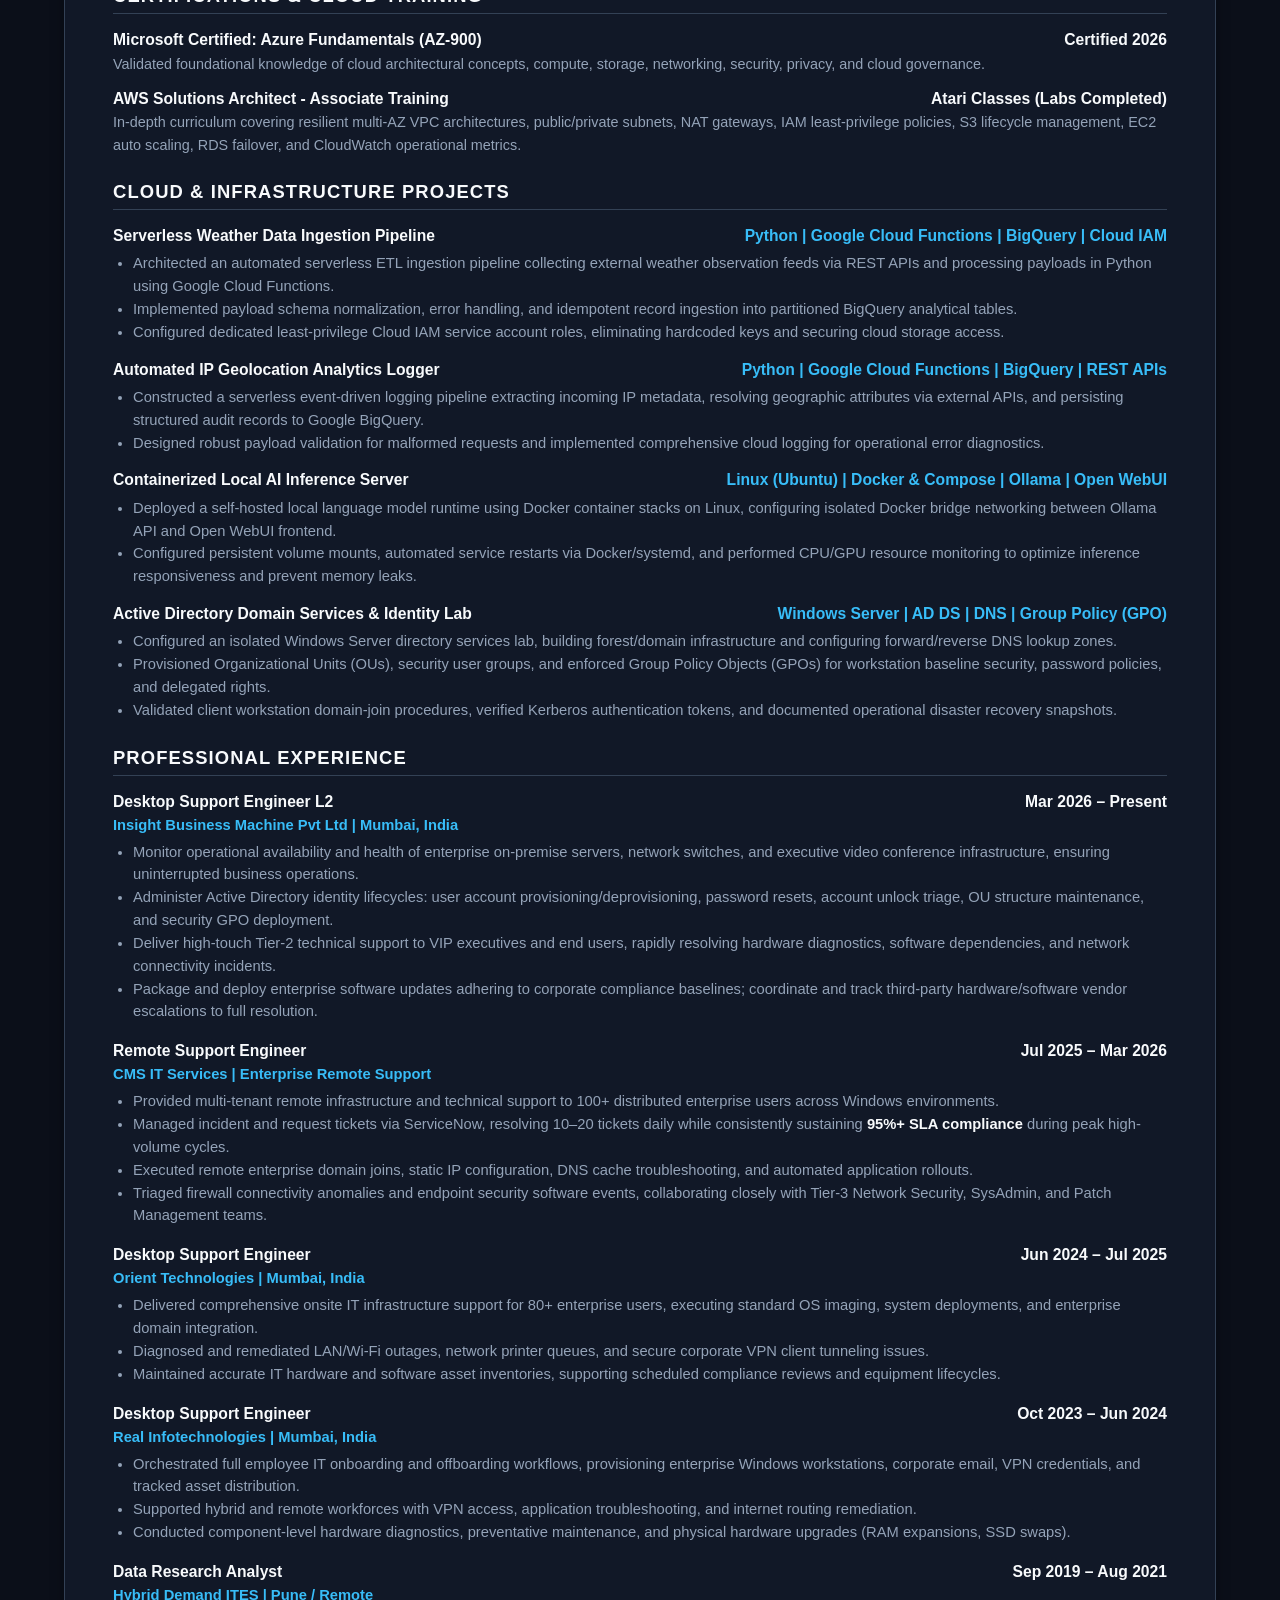
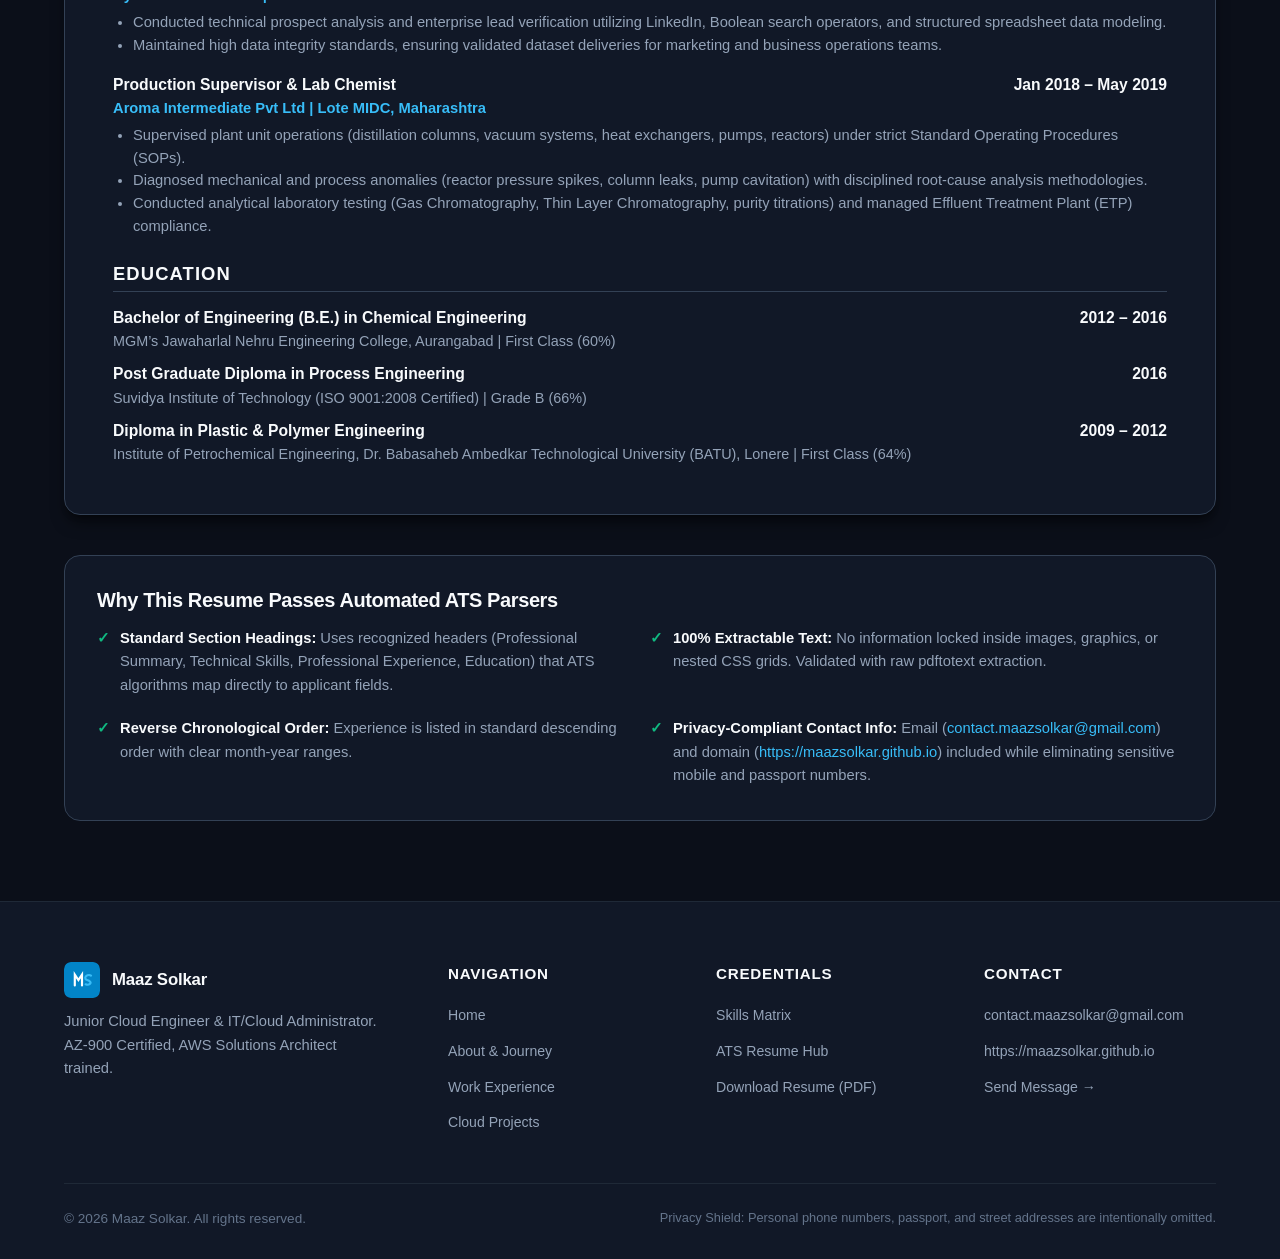
<file: resume.html>
<!DOCTYPE html>
<html lang="en" data-theme="dark">
<head>
  <meta charset="UTF-8">
  <meta name="viewport" content="width=device-width, initial-scale=1.0">
  <title>ATS Resume Hub &amp; Interactive Job Matcher | Maaz Solkar</title>
  
  <meta name="description" content="ATS-optimized resume of Maaz Solkar. Download official PDF resume, copy plain-text ATS format, or test your cloud job description against Maaz's profile using our interactive ATS matcher.">
  <meta name="keywords" content="Maaz Solkar, ATS Resume, Cloud Operations Resume, AWS Cloud Support Resume, Download PDF Resume, ATS Scanner, Job Matcher">
  <meta name="author" content="Maaz Solkar">
  <meta name="robots" content="index, follow">
  <link rel="canonical" href="https://maazsolkar.github.io/resume.html">

  <meta http-equiv="X-Content-Type-Options" content="nosniff">
  <meta http-equiv="X-Frame-Options" content="DENY">
  <meta name="referrer" content="strict-origin-when-cross-origin">

  <link rel="icon" type="image/svg+xml" href="assets/images/favicon.svg">
  <link rel="stylesheet" href="css/main.css">
  <link rel="stylesheet" href="css/components.css">
  <link rel="stylesheet" href="css/print.css" media="print">

  <script type="application/ld+json">
  {
    "@context": "https://schema.org",
    "@type": "ProfilePage",
    "name": "ATS Resume - Maaz Solkar",
    "url": "https://maazsolkar.github.io/resume.html"
  }
  </script>
</head>
<body>

  <a href="#mainContent" class="skip-link">Skip to main content</a>

  <!-- Header -->
  <header class="site-header" role="banner">
    <div class="container nav-container">
      <a href="index.html" class="brand-logo" aria-label="Maaz Solkar Homepage">
        <svg viewBox="0 0 100 100" aria-hidden="true">
          <rect width="100" height="100" rx="20" fill="#0284c7" />
          <path d="M30 65 L30 35 L40 50 L50 35 L50 65" fill="none" stroke="#ffffff" stroke-width="5" stroke-linecap="round"/>
          <path d="M60 62 C60 62 67 65 72 61 C77 57 71 52 64 50 C57 48 57 40 65 37 C71 35 75 38 75 38" fill="none" stroke="#38bdf8" stroke-width="5" stroke-linecap="round"/>
          <circle cx="78" cy="22" r="5" fill="#10b981" />
        </svg>
        <div class="brand-logo-text">
          <span class="brand-name">Maaz Solkar</span>
          <span class="brand-tag">Cloud &amp; Infrastructure</span>
        </div>
      </a>

      <nav class="nav-menu" aria-label="Main Navigation">
        <a href="index.html" class="nav-link">Home</a>
        <a href="about.html" class="nav-link">About</a>
        <a href="experience.html" class="nav-link">Experience</a>
        <a href="projects.html" class="nav-link">Projects</a>
        <a href="skills.html" class="nav-link">Skills</a>
        <a href="resume.html" class="nav-link active" aria-current="page">ATS Resume</a>
        <a href="contact.html" class="nav-link">Contact</a>
      </nav>

      <div class="nav-actions">
        <button class="theme-toggle-btn" type="button" aria-label="Toggle Color Theme">
          <svg class="sun-icon" fill="none" stroke="currentColor" viewBox="0 0 24 24"><path stroke-linecap="round" stroke-linejoin="round" stroke-width="2" d="M12 3v1m0 16v1m9-9h-1M4 12H3m15.364 6.364l-.707-.707M6.343 6.343l-.707-.707m12.728 0l-.707.707M6.343 17.657l-.707.707M16 12a4 4 0 11-8 0 4 4 0 018 0z" /></svg>
          <svg class="moon-icon" fill="none" stroke="currentColor" viewBox="0 0 24 24"><path stroke-linecap="round" stroke-linejoin="round" stroke-width="2" d="M20.354 15.354A9 9 0 018.646 3.646 9.003 9.003 0 0012 21a9.003 9.003 0 008.354-5.646z" /></svg>
        </button>

        <a href="assets/docs/Maaz_Solkar_Cloud_Operations_Resume.pdf" download class="btn btn-primary btn-sm">
          <svg width="16" height="16" fill="none" stroke="currentColor" viewBox="0 0 24 24"><path stroke-linecap="round" stroke-linejoin="round" stroke-width="2" d="M4 16v1a3 3 0 003 3h10a3 3 0 003-3v-1m-4-4l-4 4m0 0l-4-4m4 4V4"/></svg>
          <span>Resume PDF</span>
        </a>

        <button class="mobile-toggle" type="button" aria-label="Open Navigation Menu" aria-expanded="false">
          <svg width="22" height="22" fill="none" stroke="currentColor" viewBox="0 0 24 24"><path stroke-linecap="round" stroke-linejoin="round" stroke-width="2" d="M4 6h16M4 12h16M4 18h16"/></svg>
        </button>
      </div>
    </div>
  </header>

  <!-- Mobile Drawer -->
  <div class="mobile-drawer-backdrop" aria-hidden="true"></div>
  <aside class="mobile-drawer" aria-label="Mobile Navigation Drawer">
    <div style="margin-bottom: 24px; padding-bottom: 16px; border-bottom: 1px solid var(--border-subtle);">
      <div style="font-weight: 800; font-size: 1.1rem; color: var(--text-primary);">Maaz Solkar</div>
      <div style="font-size: 0.8rem; color: var(--text-accent);">https://maazsolkar.github.io</div>
    </div>
    <ul class="mobile-nav-list">
      <li><a href="index.html" class="mobile-nav-link">Home</a></li>
      <li><a href="about.html" class="mobile-nav-link">About</a></li>
      <li><a href="experience.html" class="mobile-nav-link">Experience</a></li>
      <li><a href="projects.html" class="mobile-nav-link">Projects</a></li>
      <li><a href="skills.html" class="mobile-nav-link">Skills</a></li>
      <li><a href="resume.html" class="mobile-nav-link active">ATS Resume</a></li>
      <li><a href="contact.html" class="mobile-nav-link">Contact</a></li>
    </ul>
  </aside>

  <!-- Main Content -->
  <main id="mainContent" class="section-spacing">
    <div class="container">
      
      <!-- ATS Header Box -->
      <div class="ats-hero-box">
        <div class="ats-banner">
          <div class="ats-score-badge">
            <div class="ats-score-circle" aria-label="ATS Compatibility Score: 98 out of 100">
              98%
            </div>
            <div class="ats-score-text">
              <h1 style="font-size: 1.35rem; margin-bottom: 4px; color: var(--text-primary);">ATS Compatibility Optimized</h1>
              <p style="color: var(--text-secondary);">
                Validated for Workday, Taleo, Greenhouse, Lever, and iCIMS parsers with clean linear hierarchy and zero unparseable layout tables.
              </p>
            </div>
          </div>

          <div style="display: flex; align-items: center; flex-wrap: wrap; gap: 12px;">
            <a href="assets/docs/Maaz_Solkar_Cloud_Operations_Resume.pdf" download class="btn btn-primary btn-lg">
              <svg width="20" height="20" fill="none" stroke="currentColor" viewBox="0 0 24 24"><path stroke-linecap="round" stroke-linejoin="round" stroke-width="2" d="M4 16v1a3 3 0 003 3h10a3 3 0 003-3v-1m-4-4l-4 4m0 0l-4-4m4 4V4"/></svg>
              <span>Download Official ATS PDF</span>
            </a>
            <button type="button" id="copyPlainTextBtn" class="btn btn-secondary btn-lg">
              <svg width="18" height="18" fill="none" stroke="currentColor" viewBox="0 0 24 24"><path stroke-linecap="round" stroke-linejoin="round" stroke-width="2" d="M8 16H6a2 2 0 01-2-2V6a2 2 0 012-2h8a2 2 0 012 2v2m-6 12h8a2 2 0 002-2v-8a2 2 0 00-2-2h-8a2 2 0 00-2 2v8a2 2 0 002 2z"/></svg>
              <span>Copy ATS Plain Text</span>
            </button>
            <button type="button" class="btn btn-outline btn-lg" onclick="window.print()">
              <svg width="18" height="18" fill="none" stroke="currentColor" viewBox="0 0 24 24"><path stroke-linecap="round" stroke-linejoin="round" stroke-width="2" d="M17 17h2a2 2 0 002-2v-4a2 2 0 00-2-2H5a2 2 0 00-2 2v4a2 2 0 002 2h2m2 4h6a2 2 0 002-2v-4a2 2 0 00-2-2H9a2 2 0 00-2 2v4a2 2 0 002 2zm8-12V5a2 2 0 00-2-2H9a2 2 0 00-2 2v4h10z"/></svg>
              <span>Print Resume</span>
            </button>
          </div>
        </div>
      </div>

      <!-- INTERACTIVE JOB DESCRIPTION KEYWORD MATCHER -->
      <div class="matcher-container">
        <div style="display: flex; align-items: flex-start; justify-content: space-between; flex-wrap: wrap; gap: 16px;">
          <div>
            <span class="section-eyebrow" style="margin-bottom: 8px;">Interactive Recruiter Tool</span>
            <h2 style="font-size: 1.35rem; color: var(--text-primary); margin-bottom: 4px;">Test This Resume Against Your Cloud Job Description</h2>
            <p style="font-size: 0.92rem; color: var(--text-secondary); margin: 0;">
              Paste any job requirement (e.g. Junior Cloud Engineer, Cloud Support Engineer L1, IT &amp; Cloud Administrator) to see real-time skill matching.
            </p>
          </div>
        </div>

        <div class="matcher-input-group">
          <label for="jobDescriptionInput" class="form-label" style="display: none;">Job Description</label>
          <textarea id="jobDescriptionInput" class="matcher-textarea" placeholder="Paste job description requirements here (e.g. 'Seeking a Junior Cloud Engineer or Cloud Support Engineer L1 with hands-on AWS, Linux, Active Directory, ServiceNow, and Docker knowledge')..."></textarea>
        </div>

        <div style="display: flex; gap: 12px; align-items: center;">
          <button type="button" id="analyzeJobBtn" class="btn btn-primary">
            <svg width="18" height="18" fill="none" stroke="currentColor" viewBox="0 0 24 24"><path stroke-linecap="round" stroke-linejoin="round" stroke-width="2" d="M9 19v-6a2 2 0 00-2-2H5a2 2 0 00-2 2v6a2 2 0 002 2h2a2 2 0 002-2zm0 0V9a2 2 0 012-2h2a2 2 0 012 2v10m-6 0a2 2 0 002 2h2a2 2 0 002-2m0 0V5a2 2 0 012-2h2a2 2 0 012 2v14a2 2 0 01-2 2h-2a2 2 0 01-2-2z"/></svg>
            <span>Run ATS Match Analyzer</span>
          </button>
          <button type="button" class="btn btn-secondary btn-sm" onclick="document.getElementById('jobDescriptionInput').value = 'Looking for an entry-level Junior Cloud Engineer, Cloud Support Engineer L1, or IT &amp; Cloud Administrator with experience in Linux systems, Docker containers, Active Directory, ServiceNow ticketing, and Python serverless functions.'; document.getElementById('analyzeJobBtn').click();">
            <span>Load Sample Cloud Job</span>
          </button>
        </div>

        <!-- Dynamic Results Container -->
        <div id="matcherResults" class="matcher-results"></div>
      </div>

      <!-- ATS RESUME DOCUMENT VIEW -->
      <article class="ats-resume-paper" aria-label="Curriculum Vitae Document">
        
        <!-- Header -->
        <header class="ats-paper-header">
          <h1>MAAZ SOLKAR</h1>
          <div class="ats-paper-role">Junior Cloud Engineer | Cloud Support Engineer L1 | IT &amp; Cloud Administrator | Junior Cloud Operations Engineer | Junior System Administrator</div>
          <div class="ats-paper-contact">
            <span>Location: Mumbai, India</span>
            <span>Email: <a href="mailto:contact.maazsolkar@gmail.com">contact.maazsolkar@gmail.com</a></span>
            <span>Web: <a href="https://maazsolkar.github.io">https://maazsolkar.github.io</a></span>
            <span>LinkedIn: <a href="https://linkedin.com/in/maaz-solkar" target="_blank" rel="noopener noreferrer">linkedin.com/in/maaz-solkar</a></span>
          </div>
        </header>

        <!-- Professional Summary -->
        <section>
          <h2 class="ats-section-heading">Professional Summary</h2>
          <p style="font-size: 0.95rem; line-height: 1.65; color: var(--text-primary); margin-bottom: 0;">
            Infrastructure Operations &amp; Cloud Support specialist with <strong>3+ years of enterprise IT experience</strong> supporting 100+ enterprise users, sustaining <strong>95%+ SLA compliance</strong> in ServiceNow, administering Active Directory directory services, and maintaining critical infrastructure health. Certified in <strong>Microsoft Azure Fundamentals (AZ-900)</strong> with comprehensive hands-on training in <strong>AWS Solutions Architect - Associate</strong> architectural patterns, intermediate Linux systems administration, Docker containerization, and Python serverless data pipelines (Google Cloud Functions &amp; BigQuery). Proven track record of analytical troubleshooting, cross-functional escalation coordination with Security and SysAdmin teams, and Standard Operating Procedure (SOP) rigor. Targeting entry-level positions including <strong>Junior Cloud Engineer, Cloud Support Engineer L1, IT &amp; Cloud Administrator, Junior Cloud Operations Engineer, and Junior System Administrator</strong>.
          </p>
        </section>

        <!-- Technical Skills -->
        <section>
          <h2 class="ats-section-heading">Technical Skills</h2>
          <div style="font-size: 0.93rem; line-height: 1.65; color: var(--text-primary);">
            <p style="margin-bottom: 6px;">
              <strong>Cloud &amp; Infrastructure:</strong> AWS (EC2, S3, VPC, IAM, RDS, Route 53, CloudWatch, Auto Scaling, Security Groups); Azure (AZ-900 Certified, Entra ID, Resource Groups, Intune MDM/MAM); Google Cloud Platform (Cloud Functions, BigQuery serverless ingestion, Cloud IAM).
            </p>
            <p style="margin-bottom: 6px;">
              <strong>Systems Administration &amp; Identity:</strong> Windows Server, Active Directory Domain Services (user provisioning, OUs, Group Policy Objects / GPOs, domain joins), Linux (Ubuntu/Debian, SSH, systemd, user administration, bash CLI), Microsoft 365 Admin (Exchange, Teams, OneDrive).
            </p>
            <p style="margin-bottom: 6px;">
              <strong>Networking &amp; Security:</strong> TCP/IP, DNS records &amp; resolution troubleshooting, DHCP, static IP assignment, VPN tunneling (client &amp; gateway connectivity), LAN/Wi-Fi triage, enterprise firewall issue triage, endpoint security isolation.
            </p>
            <p style="margin-bottom: 6px;">
              <strong>Containers &amp; Scripting:</strong> Docker, Docker Compose, container networking, persistent volume mounts, Python (REST APIs, JSON schema normalization, automated logging), Bash command-line scripting.
            </p>
            <p style="margin-bottom: 0;">
              <strong>ITSM &amp; Operations:</strong> ServiceNow incident/request management, SLA tracking (95%+ compliance), IT asset inventory, vendor coordination, VIP executive support, system health monitoring dashboards, hardware diagnostics &amp; upgrades.
            </p>
          </div>
        </section>

        <!-- Certifications & Training -->
        <section>
          <h2 class="ats-section-heading">Certifications &amp; Cloud Training</h2>
          
          <div style="margin-bottom: 12px;">
            <div style="display: flex; justify-content: space-between; font-weight: 700; font-size: 0.98rem; color: var(--text-primary);">
              <span>Microsoft Certified: Azure Fundamentals (AZ-900)</span>
              <span>Certified 2026</span>
            </div>
            <p style="font-size: 0.9rem; color: var(--text-secondary); margin: 0;">
              Validated foundational knowledge of cloud architectural concepts, compute, storage, networking, security, privacy, and cloud governance.
            </p>
          </div>

          <div>
            <div style="display: flex; justify-content: space-between; font-weight: 700; font-size: 0.98rem; color: var(--text-primary);">
              <span>AWS Solutions Architect - Associate Training</span>
              <span>Atari Classes (Labs Completed)</span>
            </div>
            <p style="font-size: 0.9rem; color: var(--text-secondary); margin: 0;">
              In-depth curriculum covering resilient multi-AZ VPC architectures, public/private subnets, NAT gateways, IAM least-privilege policies, S3 lifecycle management, EC2 auto scaling, RDS failover, and CloudWatch operational metrics.
            </p>
          </div>
        </section>

        <!-- Cloud & Infrastructure Projects -->
        <section>
          <h2 class="ats-section-heading">Cloud &amp; Infrastructure Projects</h2>

          <div style="margin-bottom: 14px;">
            <div style="display: flex; justify-content: space-between; font-weight: 700; font-size: 0.98rem; color: var(--text-primary);">
              <span>Serverless Weather Data Ingestion Pipeline</span>
              <span style="color: var(--color-accent); font-weight: 600;">Python | Google Cloud Functions | BigQuery | Cloud IAM</span>
            </div>
            <ul style="margin-left: 20px; margin-top: 4px; font-size: 0.92rem; color: var(--text-secondary); line-height: 1.55;">
              <li>Architected an automated serverless ETL ingestion pipeline collecting external weather observation feeds via REST APIs and processing payloads in Python using Google Cloud Functions.</li>
              <li>Implemented payload schema normalization, error handling, and idempotent record ingestion into partitioned BigQuery analytical tables.</li>
              <li>Configured dedicated least-privilege Cloud IAM service account roles, eliminating hardcoded keys and securing cloud storage access.</li>
            </ul>
          </div>

          <div style="margin-bottom: 14px;">
            <div style="display: flex; justify-content: space-between; font-weight: 700; font-size: 0.98rem; color: var(--text-primary);">
              <span>Automated IP Geolocation Analytics Logger</span>
              <span style="color: var(--color-accent); font-weight: 600;">Python | Google Cloud Functions | BigQuery | REST APIs</span>
            </div>
            <ul style="margin-left: 20px; margin-top: 4px; font-size: 0.92rem; color: var(--text-secondary); line-height: 1.55;">
              <li>Constructed a serverless event-driven logging pipeline extracting incoming IP metadata, resolving geographic attributes via external APIs, and persisting structured audit records to Google BigQuery.</li>
              <li>Designed robust payload validation for malformed requests and implemented comprehensive cloud logging for operational error diagnostics.</li>
            </ul>
          </div>

          <div style="margin-bottom: 14px;">
            <div style="display: flex; justify-content: space-between; font-weight: 700; font-size: 0.98rem; color: var(--text-primary);">
              <span>Containerized Local AI Inference Server</span>
              <span style="color: var(--color-accent); font-weight: 600;">Linux (Ubuntu) | Docker &amp; Compose | Ollama | Open WebUI</span>
            </div>
            <ul style="margin-left: 20px; margin-top: 4px; font-size: 0.92rem; color: var(--text-secondary); line-height: 1.55;">
              <li>Deployed a self-hosted local language model runtime using Docker container stacks on Linux, configuring isolated Docker bridge networking between Ollama API and Open WebUI frontend.</li>
              <li>Configured persistent volume mounts, automated service restarts via Docker/systemd, and performed CPU/GPU resource monitoring to optimize inference responsiveness and prevent memory leaks.</li>
            </ul>
          </div>

          <div>
            <div style="display: flex; justify-content: space-between; font-weight: 700; font-size: 0.98rem; color: var(--text-primary);">
              <span>Active Directory Domain Services &amp; Identity Lab</span>
              <span style="color: var(--color-accent); font-weight: 600;">Windows Server | AD DS | DNS | Group Policy (GPO)</span>
            </div>
            <ul style="margin-left: 20px; margin-top: 4px; font-size: 0.92rem; color: var(--text-secondary); line-height: 1.55;">
              <li>Configured an isolated Windows Server directory services lab, building forest/domain infrastructure and configuring forward/reverse DNS lookup zones.</li>
              <li>Provisioned Organizational Units (OUs), security user groups, and enforced Group Policy Objects (GPOs) for workstation baseline security, password policies, and delegated rights.</li>
              <li>Validated client workstation domain-join procedures, verified Kerberos authentication tokens, and documented operational disaster recovery snapshots.</li>
            </ul>
          </div>
        </section>

        <!-- Professional Experience -->
        <section>
          <h2 class="ats-section-heading">Professional Experience</h2>

          <!-- Insight -->
          <div style="margin-bottom: 16px;">
            <div style="display: flex; justify-content: space-between; font-weight: 700; font-size: 0.98rem; color: var(--text-primary);">
              <span>Desktop Support Engineer L2</span>
              <span>Mar 2026 – Present</span>
            </div>
            <div style="color: var(--color-accent); font-weight: 600; font-size: 0.92rem; margin-bottom: 4px;">Insight Business Machine Pvt Ltd | Mumbai, India</div>
            <ul style="margin-left: 20px; font-size: 0.92rem; color: var(--text-secondary); line-height: 1.55;">
              <li>Monitor operational availability and health of enterprise on-premise servers, network switches, and executive video conference infrastructure, ensuring uninterrupted business operations.</li>
              <li>Administer Active Directory identity lifecycles: user account provisioning/deprovisioning, password resets, account unlock triage, OU structure maintenance, and security GPO deployment.</li>
              <li>Deliver high-touch Tier-2 technical support to VIP executives and end users, rapidly resolving hardware diagnostics, software dependencies, and network connectivity incidents.</li>
              <li>Package and deploy enterprise software updates adhering to corporate compliance baselines; coordinate and track third-party hardware/software vendor escalations to full resolution.</li>
            </ul>
          </div>

          <!-- CMS -->
          <div style="margin-bottom: 16px;">
            <div style="display: flex; justify-content: space-between; font-weight: 700; font-size: 0.98rem; color: var(--text-primary);">
              <span>Remote Support Engineer</span>
              <span>Jul 2025 – Mar 2026</span>
            </div>
            <div style="color: var(--color-accent); font-weight: 600; font-size: 0.92rem; margin-bottom: 4px;">CMS IT Services | Enterprise Remote Support</div>
            <ul style="margin-left: 20px; font-size: 0.92rem; color: var(--text-secondary); line-height: 1.55;">
              <li>Provided multi-tenant remote infrastructure and technical support to 100+ distributed enterprise users across Windows environments.</li>
              <li>Managed incident and request tickets via ServiceNow, resolving 10–20 tickets daily while consistently sustaining <strong>95%+ SLA compliance</strong> during peak high-volume cycles.</li>
              <li>Executed remote enterprise domain joins, static IP configuration, DNS cache troubleshooting, and automated application rollouts.</li>
              <li>Triaged firewall connectivity anomalies and endpoint security software events, collaborating closely with Tier-3 Network Security, SysAdmin, and Patch Management teams.</li>
            </ul>
          </div>

          <!-- Orient -->
          <div style="margin-bottom: 16px;">
            <div style="display: flex; justify-content: space-between; font-weight: 700; font-size: 0.98rem; color: var(--text-primary);">
              <span>Desktop Support Engineer</span>
              <span>Jun 2024 – Jul 2025</span>
            </div>
            <div style="color: var(--color-accent); font-weight: 600; font-size: 0.92rem; margin-bottom: 4px;">Orient Technologies | Mumbai, India</div>
            <ul style="margin-left: 20px; font-size: 0.92rem; color: var(--text-secondary); line-height: 1.55;">
              <li>Delivered comprehensive onsite IT infrastructure support for 80+ enterprise users, executing standard OS imaging, system deployments, and enterprise domain integration.</li>
              <li>Diagnosed and remediated LAN/Wi-Fi outages, network printer queues, and secure corporate VPN client tunneling issues.</li>
              <li>Maintained accurate IT hardware and software asset inventories, supporting scheduled compliance reviews and equipment lifecycles.</li>
            </ul>
          </div>

          <!-- Real Infotech -->
          <div style="margin-bottom: 16px;">
            <div style="display: flex; justify-content: space-between; font-weight: 700; font-size: 0.98rem; color: var(--text-primary);">
              <span>Desktop Support Engineer</span>
              <span>Oct 2023 – Jun 2024</span>
            </div>
            <div style="color: var(--color-accent); font-weight: 600; font-size: 0.92rem; margin-bottom: 4px;">Real Infotechnologies | Mumbai, India</div>
            <ul style="margin-left: 20px; font-size: 0.92rem; color: var(--text-secondary); line-height: 1.55;">
              <li>Orchestrated full employee IT onboarding and offboarding workflows, provisioning enterprise Windows workstations, corporate email, VPN credentials, and tracked asset distribution.</li>
              <li>Supported hybrid and remote workforces with VPN access, application troubleshooting, and internet routing remediation.</li>
              <li>Conducted component-level hardware diagnostics, preventative maintenance, and physical hardware upgrades (RAM expansions, SSD swaps).</li>
            </ul>
          </div>

          <!-- Hybrid Demand -->
          <div style="margin-bottom: 16px;">
            <div style="display: flex; justify-content: space-between; font-weight: 700; font-size: 0.98rem; color: var(--text-primary);">
              <span>Data Research Analyst</span>
              <span>Sep 2019 – Aug 2021</span>
            </div>
            <div style="color: var(--color-accent); font-weight: 600; font-size: 0.92rem; margin-bottom: 4px;">Hybrid Demand ITES | Pune / Remote</div>
            <ul style="margin-left: 20px; font-size: 0.92rem; color: var(--text-secondary); line-height: 1.55;">
              <li>Conducted technical prospect analysis and enterprise lead verification utilizing LinkedIn, Boolean search operators, and structured spreadsheet data modeling.</li>
              <li>Maintained high data integrity standards, ensuring validated dataset deliveries for marketing and business operations teams.</li>
            </ul>
          </div>

          <!-- Aroma Intermediate -->
          <div style="margin-bottom: 16px;">
            <div style="display: flex; justify-content: space-between; font-weight: 700; font-size: 0.98rem; color: var(--text-primary);">
              <span>Production Supervisor &amp; Lab Chemist</span>
              <span>Jan 2018 – May 2019</span>
            </div>
            <div style="color: var(--color-accent); font-weight: 600; font-size: 0.92rem; margin-bottom: 4px;">Aroma Intermediate Pvt Ltd | Lote MIDC, Maharashtra</div>
            <ul style="margin-left: 20px; font-size: 0.92rem; color: var(--text-secondary); line-height: 1.55;">
              <li>Supervised plant unit operations (distillation columns, vacuum systems, heat exchangers, pumps, reactors) under strict Standard Operating Procedures (SOPs).</li>
              <li>Diagnosed mechanical and process anomalies (reactor pressure spikes, column leaks, pump cavitation) with disciplined root-cause analysis methodologies.</li>
              <li>Conducted analytical laboratory testing (Gas Chromatography, Thin Layer Chromatography, purity titrations) and managed Effluent Treatment Plant (ETP) compliance.</li>
            </ul>
          </div>
        </section>

        <!-- Education -->
        <section>
          <h2 class="ats-section-heading">Education</h2>
          
          <div style="margin-bottom: 10px;">
            <div style="display: flex; justify-content: space-between; font-weight: 700; font-size: 0.98rem; color: var(--text-primary);">
              <span>Bachelor of Engineering (B.E.) in Chemical Engineering</span>
              <span>2012 – 2016</span>
            </div>
            <div style="font-size: 0.9rem; color: var(--text-secondary);">
              MGM’s Jawaharlal Nehru Engineering College, Aurangabad | First Class (60%)
            </div>
          </div>

          <div style="margin-bottom: 10px;">
            <div style="display: flex; justify-content: space-between; font-weight: 700; font-size: 0.98rem; color: var(--text-primary);">
              <span>Post Graduate Diploma in Process Engineering</span>
              <span>2016</span>
            </div>
            <div style="font-size: 0.9rem; color: var(--text-secondary);">
              Suvidya Institute of Technology (ISO 9001:2008 Certified) | Grade B (66%)
            </div>
          </div>

          <div>
            <div style="display: flex; justify-content: space-between; font-weight: 700; font-size: 0.98rem; color: var(--text-primary);">
              <span>Diploma in Plastic &amp; Polymer Engineering</span>
              <span>2009 – 2012</span>
            </div>
            <div style="font-size: 0.9rem; color: var(--text-secondary);">
              Institute of Petrochemical Engineering, Dr. Babasaheb Ambedkar Technological University (BATU), Lonere | First Class (64%)
            </div>
          </div>
        </section>

      </article>

      <!-- ATS AUDIT CHECKLIST -->
      <section style="margin-top: 40px; background: var(--bg-secondary); border: 1px solid var(--border-medium); border-radius: var(--radius-lg); padding: 32px;">
        <h3 style="font-size: 1.25rem; font-weight: 700; color: var(--text-primary); margin-bottom: 14px;">Why This Resume Passes Automated ATS Parsers</h3>
        <div class="ats-checklist-grid">
          <div style="display: flex; gap: 10px;">
            <span style="color: var(--color-success); font-weight: bold;">✓</span>
            <div><strong>Standard Section Headings:</strong> Uses recognized headers (Professional Summary, Technical Skills, Professional Experience, Education) that ATS algorithms map directly to applicant fields.</div>
          </div>
          <div style="display: flex; gap: 10px;">
            <span style="color: var(--color-success); font-weight: bold;">✓</span>
            <div><strong>100% Extractable Text:</strong> No information locked inside images, graphics, or nested CSS grids. Validated with raw pdftotext extraction.</div>
          </div>
          <div style="display: flex; gap: 10px;">
            <span style="color: var(--color-success); font-weight: bold;">✓</span>
            <div><strong>Reverse Chronological Order:</strong> Experience is listed in standard descending order with clear month-year ranges.</div>
          </div>
          <div style="display: flex; gap: 10px;">
            <span style="color: var(--color-success); font-weight: bold;">✓</span>
            <div><strong>Privacy-Compliant Contact Info:</strong> Email (<a href="mailto:contact.maazsolkar@gmail.com">contact.maazsolkar@gmail.com</a>) and domain (<a href="https://maazsolkar.github.io">https://maazsolkar.github.io</a>) included while eliminating sensitive mobile and passport numbers.</div>
          </div>
        </div>
      </section>

    </div>
  </main>

  <!-- Footer -->
  <footer class="site-footer" role="contentinfo">
    <div class="container">
      <div class="footer-top">
        <div class="footer-brand">
          <div class="brand-logo">
            <svg viewBox="0 0 100 100" width="32" height="32" aria-hidden="true">
              <rect width="100" height="100" rx="20" fill="#0284c7" />
              <path d="M30 65 L30 35 L40 50 L50 35 L50 65" fill="none" stroke="#ffffff" stroke-width="6" stroke-linecap="round"/>
              <path d="M60 62 C60 62 67 65 72 61 C77 57 71 52 64 50 C57 48 57 40 65 37 C71 35 75 38 75 38" fill="none" stroke="#38bdf8" stroke-width="6" stroke-linecap="round"/>
            </svg>
            <span class="brand-name">Maaz Solkar</span>
          </div>
          <p>Junior Cloud Engineer &amp; IT/Cloud Administrator. AZ-900 Certified, AWS Solutions Architect trained.</p>
        </div>

        <div>
          <div class="footer-col-title">Navigation</div>
          <ul class="footer-links">
            <li><a href="index.html" class="footer-link">Home</a></li>
            <li><a href="about.html" class="footer-link">About &amp; Journey</a></li>
            <li><a href="experience.html" class="footer-link">Work Experience</a></li>
            <li><a href="projects.html" class="footer-link">Cloud Projects</a></li>
          </ul>
        </div>

        <div>
          <div class="footer-col-title">Credentials</div>
          <ul class="footer-links">
            <li><a href="skills.html" class="footer-link">Skills Matrix</a></li>
            <li><a href="resume.html" class="footer-link">ATS Resume Hub</a></li>
            <li><a href="assets/docs/Maaz_Solkar_Cloud_Operations_Resume.pdf" download class="footer-link">Download Resume (PDF)</a></li>
          </ul>
        </div>

        <div>
          <div class="footer-col-title">Contact</div>
          <ul class="footer-links">
            <li><a href="mailto:contact.maazsolkar@gmail.com" class="footer-link">contact.maazsolkar@gmail.com</a></li>
            <li><a href="https://maazsolkar.github.io" class="footer-link">https://maazsolkar.github.io</a></li>
            <li><a href="contact.html" class="footer-link">Send Message →</a></li>
          </ul>
        </div>
      </div>

      <div class="footer-bottom">
        <div>© 2026 Maaz Solkar. All rights reserved.</div>
        <div style="font-size: 0.8rem; color: var(--text-muted);">
          Privacy Shield: Personal phone numbers, passport, and street addresses are intentionally omitted.
        </div>
      </div>
    </div>
  </footer>

  <script src="js/main.js"></script>
  <script src="js/ats-checker.js"></script>
</body>
</html>
</file>
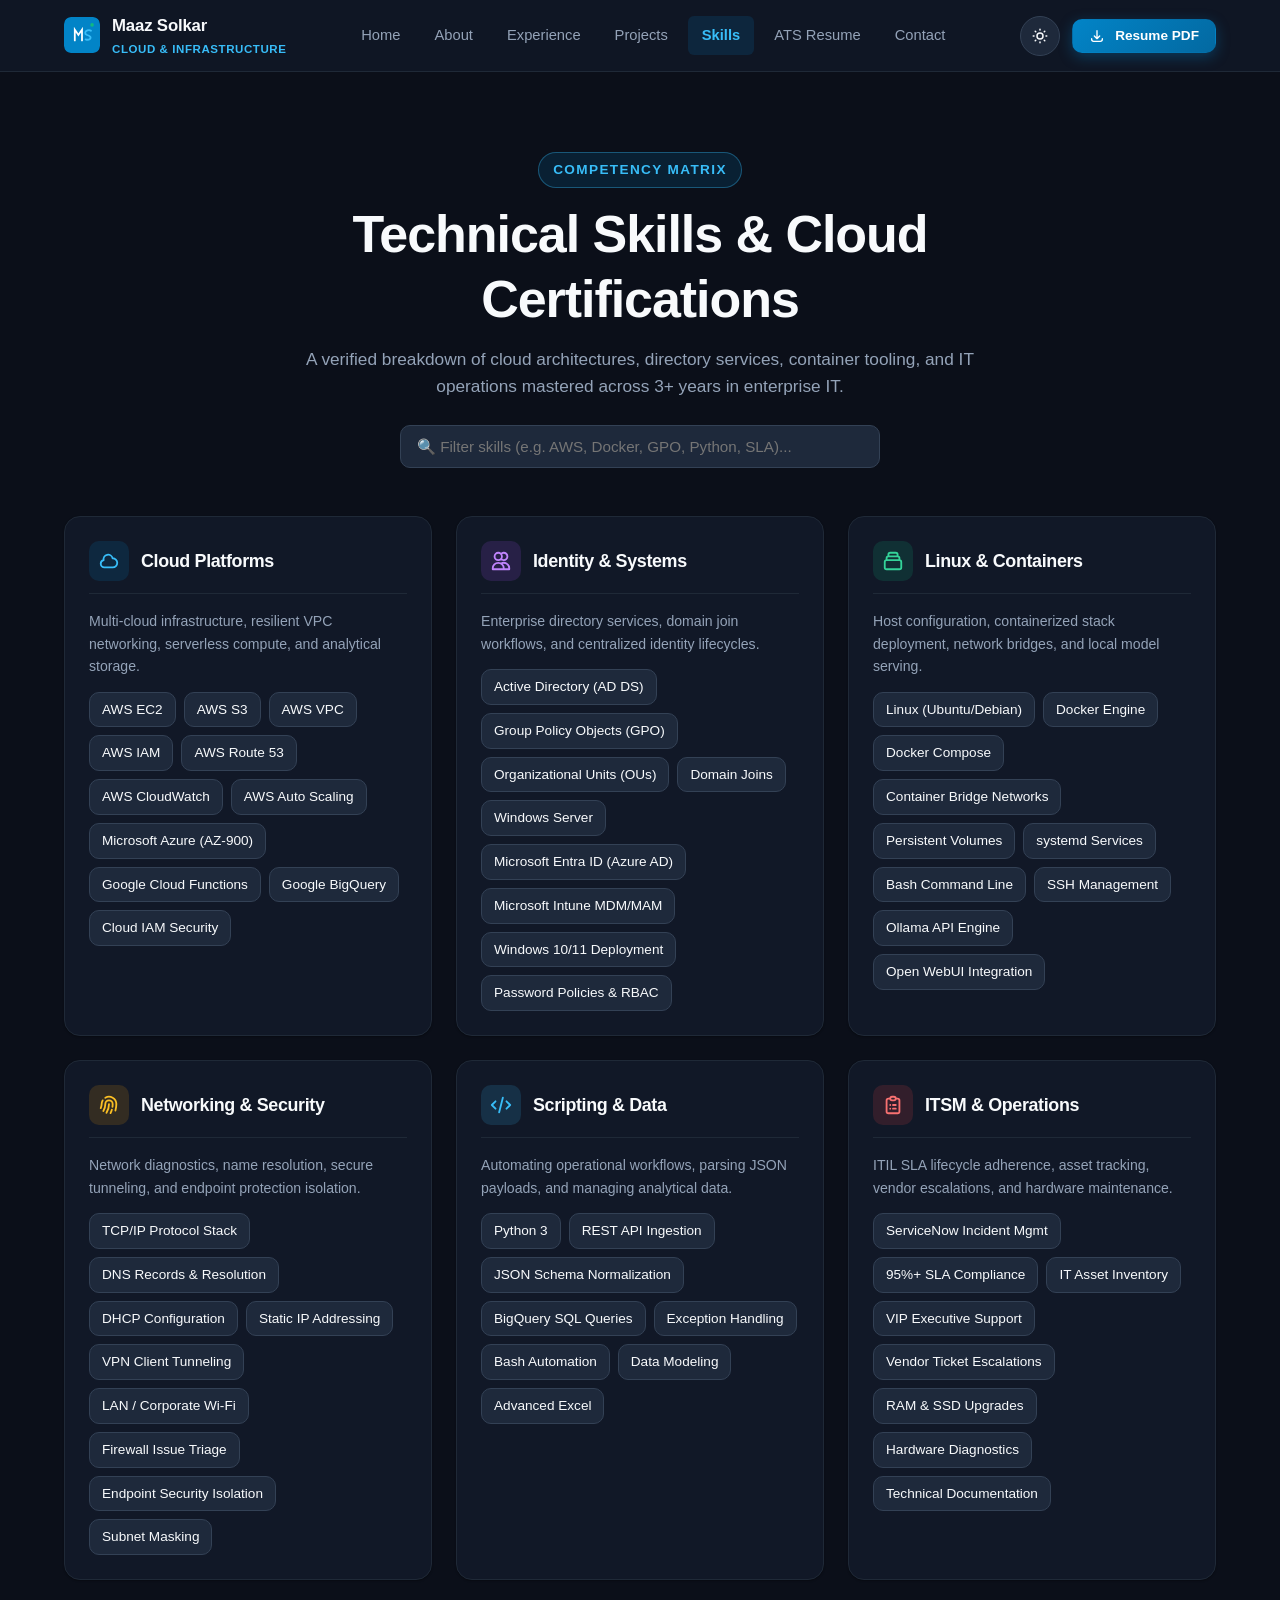
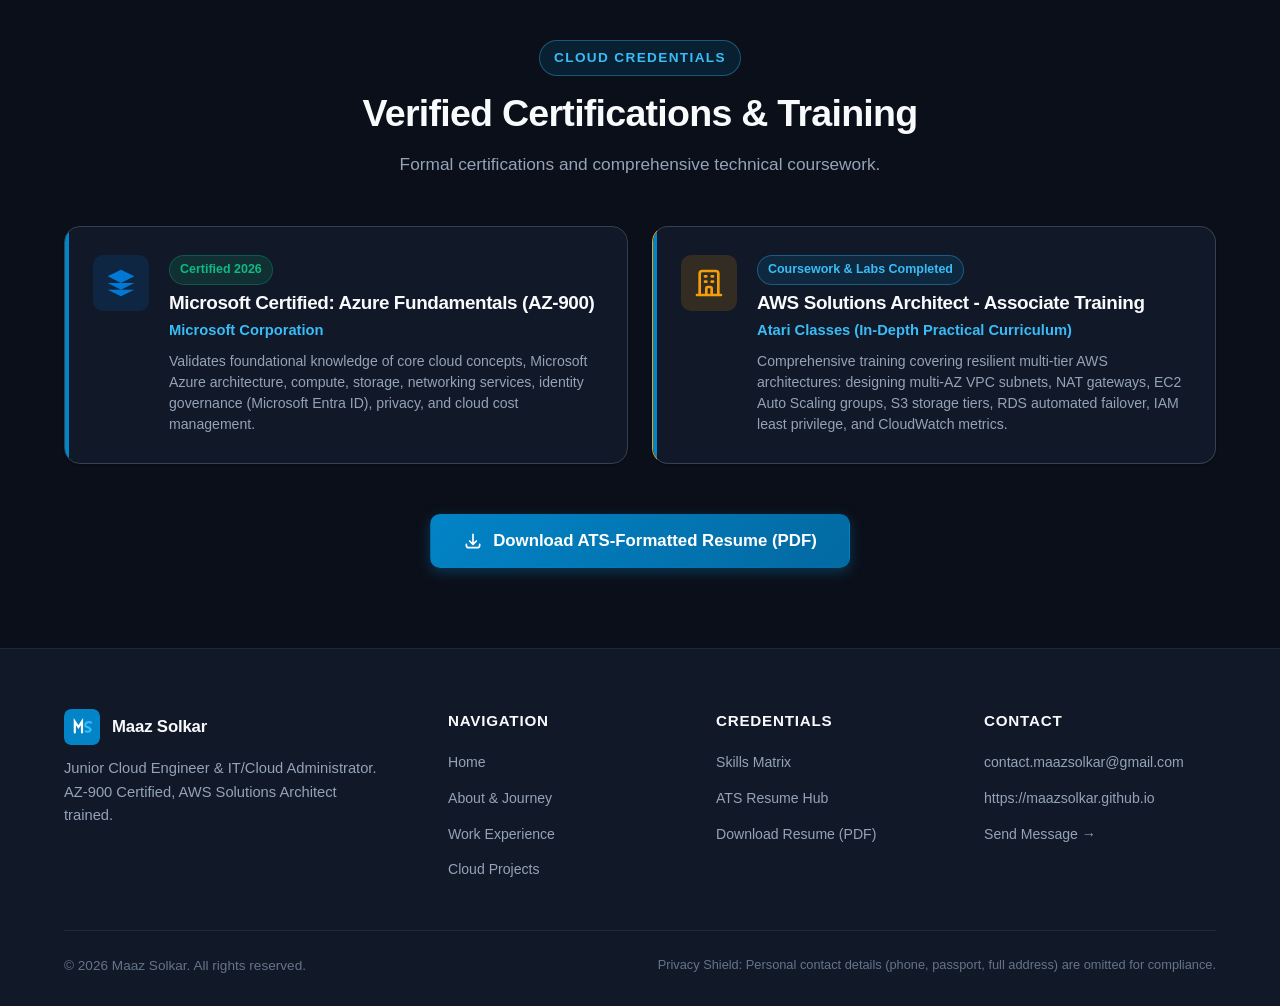
<file: skills.html>
<!DOCTYPE html>
<html lang="en" data-theme="dark">
<head>
  <meta charset="UTF-8">
  <meta name="viewport" content="width=device-width, initial-scale=1.0">
  <title>Technical Skills Matrix &amp; Certifications | Maaz Solkar</title>
  
  <meta name="description" content="Technical skills matrix and verified certifications of Maaz Solkar: AWS Solutions Architect training, Microsoft Azure AZ-900 certified, Active Directory, Docker, Linux, and ServiceNow.">
  <meta name="keywords" content="Maaz Solkar, Technical Skills, AWS, Azure AZ-900, Active Directory, Docker, Linux, ServiceNow, Cloud Support, BigQuery">
  <meta name="author" content="Maaz Solkar">
  <meta name="robots" content="index, follow">
  <link rel="canonical" href="https://maazsolkar.github.io/skills.html">

  <meta http-equiv="X-Content-Type-Options" content="nosniff">
  <meta http-equiv="X-Frame-Options" content="DENY">
  <meta name="referrer" content="strict-origin-when-cross-origin">

  <link rel="icon" type="image/svg+xml" href="assets/images/favicon.svg">
  <link rel="stylesheet" href="css/main.css">
  <link rel="stylesheet" href="css/components.css">
  <link rel="stylesheet" href="css/print.css" media="print">

  <script type="application/ld+json">
  {
    "@context": "https://schema.org",
    "@type": "ProfilePage",
    "mainEntity": {
      "@type": "Person",
      "name": "Maaz Solkar",
      "jobTitle": "Junior Cloud Engineer",
      "hasCredential": [
        {
          "@type": "EducationalOccupationalCredential",
          "name": "Microsoft Certified: Azure Fundamentals (AZ-900)",
          "credentialCategory": "Certification"
        },
        {
          "@type": "EducationalOccupationalCredential",
          "name": "AWS Solutions Architect - Associate Training",
          "credentialCategory": "Coursework"
        }
      ]
    }
  }
  </script>
</head>
<body>

  <a href="#mainContent" class="skip-link">Skip to main content</a>

  <!-- Header -->
  <header class="site-header" role="banner">
    <div class="container nav-container">
      <a href="index.html" class="brand-logo" aria-label="Maaz Solkar Homepage">
        <svg viewBox="0 0 100 100" aria-hidden="true">
          <rect width="100" height="100" rx="20" fill="#0284c7" />
          <path d="M30 65 L30 35 L40 50 L50 35 L50 65" fill="none" stroke="#ffffff" stroke-width="5" stroke-linecap="round"/>
          <path d="M60 62 C60 62 67 65 72 61 C77 57 71 52 64 50 C57 48 57 40 65 37 C71 35 75 38 75 38" fill="none" stroke="#38bdf8" stroke-width="5" stroke-linecap="round"/>
          <circle cx="78" cy="22" r="5" fill="#10b981" />
        </svg>
        <div class="brand-logo-text">
          <span class="brand-name">Maaz Solkar</span>
          <span class="brand-tag">Cloud &amp; Infrastructure</span>
        </div>
      </a>

      <nav class="nav-menu" aria-label="Main Navigation">
        <a href="index.html" class="nav-link">Home</a>
        <a href="about.html" class="nav-link">About</a>
        <a href="experience.html" class="nav-link">Experience</a>
        <a href="projects.html" class="nav-link">Projects</a>
        <a href="skills.html" class="nav-link active" aria-current="page">Skills</a>
        <a href="resume.html" class="nav-link">ATS Resume</a>
        <a href="contact.html" class="nav-link">Contact</a>
      </nav>

      <div class="nav-actions">
        <button class="theme-toggle-btn" type="button" aria-label="Toggle Color Theme">
          <svg class="sun-icon" fill="none" stroke="currentColor" viewBox="0 0 24 24"><path stroke-linecap="round" stroke-linejoin="round" stroke-width="2" d="M12 3v1m0 16v1m9-9h-1M4 12H3m15.364 6.364l-.707-.707M6.343 6.343l-.707-.707m12.728 0l-.707.707M6.343 17.657l-.707.707M16 12a4 4 0 11-8 0 4 4 0 018 0z" /></svg>
          <svg class="moon-icon" fill="none" stroke="currentColor" viewBox="0 0 24 24"><path stroke-linecap="round" stroke-linejoin="round" stroke-width="2" d="M20.354 15.354A9 9 0 018.646 3.646 9.003 9.003 0 0012 21a9.003 9.003 0 008.354-5.646z" /></svg>
        </button>

        <a href="assets/docs/Maaz_Solkar_Cloud_Operations_Resume.pdf" download class="btn btn-primary btn-sm">
          <svg width="16" height="16" fill="none" stroke="currentColor" viewBox="0 0 24 24"><path stroke-linecap="round" stroke-linejoin="round" stroke-width="2" d="M4 16v1a3 3 0 003 3h10a3 3 0 003-3v-1m-4-4l-4 4m0 0l-4-4m4 4V4"/></svg>
          <span>Resume PDF</span>
        </a>

        <button class="mobile-toggle" type="button" aria-label="Open Navigation Menu" aria-expanded="false">
          <svg width="22" height="22" fill="none" stroke="currentColor" viewBox="0 0 24 24"><path stroke-linecap="round" stroke-linejoin="round" stroke-width="2" d="M4 6h16M4 12h16M4 18h16"/></svg>
        </button>
      </div>
    </div>
  </header>

  <!-- Mobile Drawer -->
  <div class="mobile-drawer-backdrop" aria-hidden="true"></div>
  <aside class="mobile-drawer" aria-label="Mobile Navigation Drawer">
    <div style="margin-bottom: 24px; padding-bottom: 16px; border-bottom: 1px solid var(--border-subtle);">
      <div style="font-weight: 800; font-size: 1.1rem; color: var(--text-primary);">Maaz Solkar</div>
      <div style="font-size: 0.8rem; color: var(--text-accent);">https://maazsolkar.github.io</div>
    </div>
    <ul class="mobile-nav-list">
      <li><a href="index.html" class="mobile-nav-link">Home</a></li>
      <li><a href="about.html" class="mobile-nav-link">About</a></li>
      <li><a href="experience.html" class="mobile-nav-link">Experience</a></li>
      <li><a href="projects.html" class="mobile-nav-link">Projects</a></li>
      <li><a href="skills.html" class="mobile-nav-link active">Skills</a></li>
      <li><a href="resume.html" class="mobile-nav-link">ATS Resume</a></li>
      <li><a href="contact.html" class="mobile-nav-link">Contact</a></li>
    </ul>
  </aside>

  <!-- Main Content -->
  <main id="mainContent" class="section-spacing">
    <div class="container">
      
      <div class="section-header">
        <span class="section-eyebrow">Competency Matrix</span>
        <h1 class="section-title">Technical Skills &amp; Cloud Certifications</h1>
        <p class="section-description">
          A verified breakdown of cloud architectures, directory services, container tooling, and IT operations mastered across 3+ years in enterprise IT.
        </p>

        <!-- Live Skill Search Bar -->
        <div style="max-width: 480px; margin: 24px auto 0 auto; position: relative;">
          <input type="text" id="skillSearchInput" class="form-control" placeholder="🔍 Filter skills (e.g. AWS, Docker, GPO, Python, SLA)..." aria-label="Search technical skills">
        </div>
      </div>

      <!-- Skills Matrix Grid -->
      <div class="skills-container">

        <!-- 1. Cloud Platforms & Architecture -->
        <div class="skill-category-card">
          <div class="skill-category-header">
            <div class="skill-category-icon">
              <svg width="22" height="22" fill="none" stroke="currentColor" viewBox="0 0 24 24"><path stroke-linecap="round" stroke-linejoin="round" stroke-width="2" d="M3 15a4 4 0 004 4h9a5 5 0 10-.1-9.999 5.002 5.002 0 00-9.78 2.096A4.001 4.001 0 003 15z" /></svg>
            </div>
            <h2 class="skill-category-title">Cloud Platforms</h2>
          </div>
          <p style="font-size: 0.88rem; color: var(--text-secondary); margin-bottom: 14px;">
            Multi-cloud infrastructure, resilient VPC networking, serverless compute, and analytical storage.
          </p>
          <div class="skill-pill-list">
            <span class="skill-pill">AWS EC2</span>
            <span class="skill-pill">AWS S3</span>
            <span class="skill-pill">AWS VPC</span>
            <span class="skill-pill">AWS IAM</span>
            <span class="skill-pill">AWS Route 53</span>
            <span class="skill-pill">AWS CloudWatch</span>
            <span class="skill-pill">AWS Auto Scaling</span>
            <span class="skill-pill">Microsoft Azure (AZ-900)</span>
            <span class="skill-pill">Google Cloud Functions</span>
            <span class="skill-pill">Google BigQuery</span>
            <span class="skill-pill">Cloud IAM Security</span>
          </div>
        </div>

        <!-- 2. Systems & Identity Operations -->
        <div class="skill-category-card">
          <div class="skill-category-header">
            <div class="skill-category-icon" style="background: rgba(168, 85, 247, 0.15); color: #c084fc;">
              <svg width="22" height="22" fill="none" stroke="currentColor" viewBox="0 0 24 24"><path stroke-linecap="round" stroke-linejoin="round" stroke-width="2" d="M12 4.354a4 4 0 110 5.292M15 21H3v-1a6 6 0 0112 0v1zm0 0h6v-1a6 6 0 00-9-5.197M13 7a4 4 0 11-8 0 4 4 0 018 0z" /></svg>
            </div>
            <h2 class="skill-category-title">Identity &amp; Systems</h2>
          </div>
          <p style="font-size: 0.88rem; color: var(--text-secondary); margin-bottom: 14px;">
            Enterprise directory services, domain join workflows, and centralized identity lifecycles.
          </p>
          <div class="skill-pill-list">
            <span class="skill-pill">Active Directory (AD DS)</span>
            <span class="skill-pill">Group Policy Objects (GPO)</span>
            <span class="skill-pill">Organizational Units (OUs)</span>
            <span class="skill-pill">Domain Joins</span>
            <span class="skill-pill">Windows Server</span>
            <span class="skill-pill">Microsoft Entra ID (Azure AD)</span>
            <span class="skill-pill">Microsoft Intune MDM/MAM</span>
            <span class="skill-pill">Windows 10/11 Deployment</span>
            <span class="skill-pill">Password Policies &amp; RBAC</span>
          </div>
        </div>

        <!-- 3. Linux & Containers -->
        <div class="skill-category-card">
          <div class="skill-category-header">
            <div class="skill-category-icon" style="background: rgba(16, 185, 129, 0.15); color: #34d399;">
              <svg width="22" height="22" fill="none" stroke="currentColor" viewBox="0 0 24 24"><path stroke-linecap="round" stroke-linejoin="round" stroke-width="2" d="M19 11H5m14 0a2 2 0 012 2v6a2 2 0 01-2 2H5a2 2 0 01-2-2v-6a2 2 0 012-2m14 0V9a2 2 0 00-2-2M5 11V9a2 2 0 012-2m0 0V5a2 2 0 012-2h6a2 2 0 012 2v2M7 7h10" /></svg>
            </div>
            <h2 class="skill-category-title">Linux &amp; Containers</h2>
          </div>
          <p style="font-size: 0.88rem; color: var(--text-secondary); margin-bottom: 14px;">
            Host configuration, containerized stack deployment, network bridges, and local model serving.
          </p>
          <div class="skill-pill-list">
            <span class="skill-pill">Linux (Ubuntu/Debian)</span>
            <span class="skill-pill">Docker Engine</span>
            <span class="skill-pill">Docker Compose</span>
            <span class="skill-pill">Container Bridge Networks</span>
            <span class="skill-pill">Persistent Volumes</span>
            <span class="skill-pill">systemd Services</span>
            <span class="skill-pill">Bash Command Line</span>
            <span class="skill-pill">SSH Management</span>
            <span class="skill-pill">Ollama API Engine</span>
            <span class="skill-pill">Open WebUI Integration</span>
          </div>
        </div>

        <!-- 4. Networking & Infrastructure Security -->
        <div class="skill-category-card">
          <div class="skill-category-header">
            <div class="skill-category-icon" style="background: rgba(245, 158, 11, 0.15); color: #fbbf24;">
              <svg width="22" height="22" fill="none" stroke="currentColor" viewBox="0 0 24 24"><path stroke-linecap="round" stroke-linejoin="round" stroke-width="2" d="M12 11c0 3.517-1.009 6.799-2.753 9.571m-3.44-2.04l.054-.09A13.916 13.916 0 008 11a4 4 0 118 0c0 1.017-.07 2.019-.203 3m-2.118 6.844A21.88 21.88 0 0015.171 17m3.839 1.132c.645-2.266.99-4.659.99-7.132A8 8 0 008 4.07M3 15.364c.64-1.319 1-2.8 1-4.364 0-1.457.39-2.823 1.07-4" /></svg>
            </div>
            <h2 class="skill-category-title">Networking &amp; Security</h2>
          </div>
          <p style="font-size: 0.88rem; color: var(--text-secondary); margin-bottom: 14px;">
            Network diagnostics, name resolution, secure tunneling, and endpoint protection isolation.
          </p>
          <div class="skill-pill-list">
            <span class="skill-pill">TCP/IP Protocol Stack</span>
            <span class="skill-pill">DNS Records &amp; Resolution</span>
            <span class="skill-pill">DHCP Configuration</span>
            <span class="skill-pill">Static IP Addressing</span>
            <span class="skill-pill">VPN Client Tunneling</span>
            <span class="skill-pill">LAN / Corporate Wi-Fi</span>
            <span class="skill-pill">Firewall Issue Triage</span>
            <span class="skill-pill">Endpoint Security Isolation</span>
            <span class="skill-pill">Subnet Masking</span>
          </div>
        </div>

        <!-- 5. Scripting & Data Ingestion -->
        <div class="skill-category-card">
          <div class="skill-category-header">
            <div class="skill-category-icon" style="background: rgba(56, 189, 248, 0.15); color: #38bdf8;">
              <svg width="22" height="22" fill="none" stroke="currentColor" viewBox="0 0 24 24"><path stroke-linecap="round" stroke-linejoin="round" stroke-width="2" d="M10 20l4-16m4 4l4 4-4 4M6 16l-4-4 4-4" /></svg>
            </div>
            <h2 class="skill-category-title">Scripting &amp; Data</h2>
          </div>
          <p style="font-size: 0.88rem; color: var(--text-secondary); margin-bottom: 14px;">
            Automating operational workflows, parsing JSON payloads, and managing analytical data.
          </p>
          <div class="skill-pill-list">
            <span class="skill-pill">Python 3</span>
            <span class="skill-pill">REST API Ingestion</span>
            <span class="skill-pill">JSON Schema Normalization</span>
            <span class="skill-pill">BigQuery SQL Queries</span>
            <span class="skill-pill">Exception Handling</span>
            <span class="skill-pill">Bash Automation</span>
            <span class="skill-pill">Data Modeling</span>
            <span class="skill-pill">Advanced Excel</span>
          </div>
        </div>

        <!-- 6. ITSM, Operations & Hardware -->
        <div class="skill-category-card">
          <div class="skill-category-header">
            <div class="skill-category-icon" style="background: rgba(239, 68, 68, 0.15); color: #f87171;">
              <svg width="22" height="22" fill="none" stroke="currentColor" viewBox="0 0 24 24"><path stroke-linecap="round" stroke-linejoin="round" stroke-width="2" d="M9 5H7a2 2 0 00-2 2v12a2 2 0 002 2h10a2 2 0 002-2V7a2 2 0 00-2-2h-2M9 5a2 2 0 002 2h2a2 2 0 002-2M9 5a2 2 0 012-2h2a2 2 0 012 2m-3 7h3m-3 4h3m-6-4h.01M9 16h.01" /></svg>
            </div>
            <h2 class="skill-category-title">ITSM &amp; Operations</h2>
          </div>
          <p style="font-size: 0.88rem; color: var(--text-secondary); margin-bottom: 14px;">
            ITIL SLA lifecycle adherence, asset tracking, vendor escalations, and hardware maintenance.
          </p>
          <div class="skill-pill-list">
            <span class="skill-pill">ServiceNow Incident Mgmt</span>
            <span class="skill-pill">95%+ SLA Compliance</span>
            <span class="skill-pill">IT Asset Inventory</span>
            <span class="skill-pill">VIP Executive Support</span>
            <span class="skill-pill">Vendor Ticket Escalations</span>
            <span class="skill-pill">RAM &amp; SSD Upgrades</span>
            <span class="skill-pill">Hardware Diagnostics</span>
            <span class="skill-pill">Technical Documentation</span>
          </div>
        </div>

      </div>

      <!-- CERTIFICATIONS & TRAINING SHOWCASE -->
      <section style="margin-top: 60px;">
        <div class="section-header">
          <span class="section-eyebrow">Cloud Credentials</span>
          <h2 class="section-title">Verified Certifications &amp; Training</h2>
          <p class="section-description">Formal certifications and comprehensive technical coursework.</p>
        </div>

        <div class="cert-grid">
          
          <!-- AZ-900 -->
          <div class="cert-card">
            <div class="cert-icon-wrapper" style="background: rgba(0, 120, 212, 0.15); color: #0078d4;">
              <svg width="32" height="32" fill="currentColor" viewBox="0 0 24 24">
                <path d="M12 2L2 7l10 5 10-5-10-5zM2 17l10 5 10-5M2 12l10 5 10-5"/>
              </svg>
            </div>
            <div class="cert-details">
              <span class="badge badge-success" style="margin-bottom: 6px;">Certified 2026</span>
              <h3>Microsoft Certified: Azure Fundamentals (AZ-900)</h3>
              <div class="cert-issuer">Microsoft Corporation</div>
              <p class="cert-desc">
                Validates foundational knowledge of core cloud concepts, Microsoft Azure architecture, compute, storage, networking services, identity governance (Microsoft Entra ID), privacy, and cloud cost management.
              </p>
            </div>
          </div>

          <!-- AWS Solutions Architect Training -->
          <div class="cert-card" style="border-left-color: #f59e0b;">
            <div class="cert-icon-wrapper" style="background: rgba(245, 158, 11, 0.15); color: #f59e0b;">
              <svg width="32" height="32" fill="none" stroke="currentColor" viewBox="0 0 24 24">
                <path stroke-linecap="round" stroke-linejoin="round" stroke-width="2" d="M19 21V5a2 2 0 00-2-2H7a2 2 0 00-2 2v16m14 0h2m-2 0h-5m-9 0H3m2 0h5M9 7h1m-1 4h1m4-4h1m-1 4h1m-5 10v-5a1 1 0 011-1h2a1 1 0 011 1v5m-4 0h4"/>
              </svg>
            </div>
            <div class="cert-details">
              <span class="badge badge-primary" style="margin-bottom: 6px;">Coursework &amp; Labs Completed</span>
              <h3>AWS Solutions Architect - Associate Training</h3>
              <div class="cert-issuer">Atari Classes (In-Depth Practical Curriculum)</div>
              <p class="cert-desc">
                Comprehensive training covering resilient multi-tier AWS architectures: designing multi-AZ VPC subnets, NAT gateways, EC2 Auto Scaling groups, S3 storage tiers, RDS automated failover, IAM least privilege, and CloudWatch metrics.
              </p>
            </div>
          </div>

        </div>
      </section>

      <!-- Download CTA -->
      <div style="text-align: center; margin-top: 50px;">
        <a href="assets/docs/Maaz_Solkar_Cloud_Operations_Resume.pdf" download class="btn btn-primary btn-lg">
          <svg width="20" height="20" fill="none" stroke="currentColor" viewBox="0 0 24 24"><path stroke-linecap="round" stroke-linejoin="round" stroke-width="2" d="M4 16v1a3 3 0 003 3h10a3 3 0 003-3v-1m-4-4l-4 4m0 0l-4-4m4 4V4"/></svg>
          <span>Download ATS-Formatted Resume (PDF)</span>
        </a>
      </div>

    </div>
  </main>

  <!-- Footer -->
  <footer class="site-footer" role="contentinfo">
    <div class="container">
      <div class="footer-top">
        <div class="footer-brand">
          <div class="brand-logo">
            <svg viewBox="0 0 100 100" width="32" height="32" aria-hidden="true">
              <rect width="100" height="100" rx="20" fill="#0284c7" />
              <path d="M30 65 L30 35 L40 50 L50 35 L50 65" fill="none" stroke="#ffffff" stroke-width="6" stroke-linecap="round"/>
              <path d="M60 62 C60 62 67 65 72 61 C77 57 71 52 64 50 C57 48 57 40 65 37 C71 35 75 38 75 38" fill="none" stroke="#38bdf8" stroke-width="6" stroke-linecap="round"/>
            </svg>
            <span class="brand-name">Maaz Solkar</span>
          </div>
          <p>Junior Cloud Engineer &amp; IT/Cloud Administrator. AZ-900 Certified, AWS Solutions Architect trained.</p>
        </div>

        <div>
          <div class="footer-col-title">Navigation</div>
          <ul class="footer-links">
            <li><a href="index.html" class="footer-link">Home</a></li>
            <li><a href="about.html" class="footer-link">About &amp; Journey</a></li>
            <li><a href="experience.html" class="footer-link">Work Experience</a></li>
            <li><a href="projects.html" class="footer-link">Cloud Projects</a></li>
          </ul>
        </div>

        <div>
          <div class="footer-col-title">Credentials</div>
          <ul class="footer-links">
            <li><a href="skills.html" class="footer-link">Skills Matrix</a></li>
            <li><a href="resume.html" class="footer-link">ATS Resume Hub</a></li>
            <li><a href="assets/docs/Maaz_Solkar_Cloud_Operations_Resume.pdf" download class="footer-link">Download Resume (PDF)</a></li>
          </ul>
        </div>

        <div>
          <div class="footer-col-title">Contact</div>
          <ul class="footer-links">
            <li><a href="mailto:contact.maazsolkar@gmail.com" class="footer-link">contact.maazsolkar@gmail.com</a></li>
            <li><a href="https://maazsolkar.github.io" class="footer-link">https://maazsolkar.github.io</a></li>
            <li><a href="contact.html" class="footer-link">Send Message →</a></li>
          </ul>
        </div>
      </div>

      <div class="footer-bottom">
        <div>© 2026 Maaz Solkar. All rights reserved.</div>
        <div style="font-size: 0.8rem; color: var(--text-muted);">
          Privacy Shield: Personal contact details (phone, passport, full address) are omitted for compliance.
        </div>
      </div>
    </div>
  </footer>

  <script src="js/main.js"></script>
  <script src="js/filters.js"></script>
</body>
</html>
</file>
<file: css/main.css>
/* ==========================================================================
   MAAZ SOLKAR - CLOUD OPERATIONS & INFRASTRUCTURE PROFILE
   Core Design System & Global Styles
   ========================================================================== */

:root {
  /* Dark Theme (Default) */
  --bg-primary: #0b0f19;
  --bg-secondary: #111827;
  --bg-tertiary: #1e293b;
  --bg-glass: rgba(17, 24, 39, 0.85);
  --border-subtle: #1f2937;
  --border-medium: #334155;
  --border-accent: rgba(56, 189, 248, 0.35);

  --text-primary: #f8fafc;
  --text-secondary: #94a3b8;
  --text-muted: #64748b;
  --text-accent: #38bdf8;

  --color-primary: #0284c7;
  --color-primary-hover: #0369a1;
  --color-primary-light: rgba(2, 132, 199, 0.15);
  --color-accent: #38bdf8;
  --color-success: #10b981;
  --color-success-light: rgba(16, 185, 129, 0.15);
  --color-warning: #f59e0b;
  --color-warning-light: rgba(245, 158, 11, 0.15);
  --color-purple: #a855f7;
  --color-purple-light: rgba(168, 85, 247, 0.15);

  --shadow-sm: 0 1px 2px 0 rgba(0, 0, 0, 0.3);
  --shadow-md: 0 4px 6px -1px rgba(0, 0, 0, 0.4), 0 2px 4px -2px rgba(0, 0, 0, 0.4);
  --shadow-lg: 0 10px 15px -3px rgba(0, 0, 0, 0.5), 0 4px 6px -4px rgba(0, 0, 0, 0.5);
  --shadow-glow: 0 0 25px rgba(56, 189, 248, 0.15);

  --radius-sm: 6px;
  --radius-md: 10px;
  --radius-lg: 16px;
  --radius-full: 9999px;

  --font-sans: 'Inter', -apple-system, BlinkMacSystemFont, "Segoe UI", Roboto, "Helvetica Neue", Arial, sans-serif;
  --font-mono: 'JetBrains Mono', 'Fira Code', Menlo, Monaco, Consolas, monospace;

  --transition-fast: 150ms ease;
  --transition-normal: 250ms ease;
  --transition-slow: 400ms cubic-bezier(0.16, 1, 0.3, 1);

  --max-width: 1200px;
  --header-height: 72px;
}

[data-theme="light"] {
  --bg-primary: #f8fafc;
  --bg-secondary: #ffffff;
  --bg-tertiary: #f1f5f9;
  --bg-glass: rgba(255, 255, 255, 0.9);
  --border-subtle: #e2e8f0;
  --border-medium: #cbd5e1;
  --border-accent: rgba(2, 132, 199, 0.3);

  --text-primary: #0f172a;
  --text-secondary: #475569;
  --text-muted: #64748b;
  --text-accent: #0284c7;

  --color-primary: #0284c7;
  --color-primary-hover: #0369a1;
  --color-primary-light: rgba(2, 132, 199, 0.1);
  --color-accent: #0284c7;
  --color-success: #059669;
  --color-success-light: rgba(5, 150, 105, 0.1);
  --color-warning: #d97706;
  --color-warning-light: rgba(217, 119, 6, 0.1);
  --color-purple: #9333ea;
  --color-purple-light: rgba(147, 51, 234, 0.1);

  --shadow-sm: 0 1px 3px 0 rgba(0, 0, 0, 0.08);
  --shadow-md: 0 4px 6px -1px rgba(0, 0, 0, 0.08), 0 2px 4px -2px rgba(0, 0, 0, 0.06);
  --shadow-lg: 0 10px 15px -3px rgba(0, 0, 0, 0.08), 0 4px 6px -4px rgba(0, 0, 0, 0.04);
  --shadow-glow: 0 0 20px rgba(2, 132, 199, 0.1);
}

/* Base Reset */
*, *::before, *::after {
  box-sizing: border-box;
  margin: 0;
  padding: 0;
}

html {
  font-size: 16px;
  scroll-behavior: smooth;
  scroll-padding-top: calc(var(--header-height) + 24px);
}

body {
  font-family: var(--font-sans);
  background-color: var(--bg-primary);
  color: var(--text-primary);
  line-height: 1.6;
  min-height: 100vh;
  display: flex;
  flex-direction: column;
  -webkit-font-smoothing: antialiased;
  -moz-osx-font-smoothing: grayscale;
  transition: background-color var(--transition-normal), color var(--transition-normal);
}

/* Skip Link for Accessibility */
.skip-link {
  position: absolute;
  top: -60px;
  left: 20px;
  background: var(--color-primary);
  color: #ffffff;
  padding: 10px 18px;
  border-radius: var(--radius-sm);
  font-weight: 600;
  z-index: 9999;
  transition: top var(--transition-fast);
  text-decoration: none;
}
.skip-link:focus {
  top: 15px;
}

/* Typography */
h1, h2, h3, h4, h5, h6 {
  color: var(--text-primary);
  line-height: 1.25;
  font-weight: 700;
  letter-spacing: -0.02em;
}

h1 { font-size: clamp(2rem, 4vw + 1rem, 3.25rem); }
h2 { font-size: clamp(1.6rem, 3vw + 0.5rem, 2.35rem); }
h3 { font-size: clamp(1.25rem, 2vw + 0.3rem, 1.65rem); }
h4 { font-size: 1.15rem; }

p {
  color: var(--text-secondary);
  margin-bottom: 1rem;
}
p:last-child {
  margin-bottom: 0;
}

a {
  color: var(--text-accent);
  text-decoration: none;
  transition: color var(--transition-fast);
}
a:hover {
  color: var(--color-primary-hover);
}

strong {
  color: var(--text-primary);
  font-weight: 600;
}

code, kbd, samp, pre {
  font-family: var(--font-mono);
  font-size: 0.9em;
}

/* Layout Utilities */
.container {
  width: 100%;
  max-width: var(--max-width);
  margin-left: auto;
  margin-right: auto;
  padding-left: 24px;
  padding-right: 24px;
}

.section-spacing {
  padding-top: 80px;
  padding-bottom: 80px;
}

@media (max-width: 768px) {
  .section-spacing {
    padding-top: 48px;
    padding-bottom: 48px;
  }
}

.section-header {
  text-align: center;
  max-width: 720px;
  margin: 0 auto 48px auto;
}

.section-header .section-eyebrow {
  display: inline-flex;
  align-items: center;
  gap: 8px;
  font-size: 0.85rem;
  font-weight: 700;
  text-transform: uppercase;
  letter-spacing: 0.1em;
  color: var(--text-accent);
  background: var(--color-primary-light);
  padding: 6px 14px;
  border-radius: var(--radius-full);
  margin-bottom: 14px;
  border: 1px solid var(--border-accent);
}

.section-header .section-title {
  margin-bottom: 14px;
}

.section-header .section-description {
  font-size: 1.08rem;
  color: var(--text-secondary);
}

/* Buttons */
.btn {
  display: inline-flex;
  align-items: center;
  justify-content: center;
  gap: 10px;
  padding: 12px 24px;
  font-size: 0.95rem;
  font-weight: 600;
  border-radius: var(--radius-md);
  border: 1px solid transparent;
  cursor: pointer;
  text-decoration: none;
  transition: all var(--transition-normal);
  line-height: 1;
}

.btn:focus-visible {
  outline: 2px solid var(--color-accent);
  outline-offset: 3px;
}

.btn-primary {
  background: linear-gradient(135deg, #0284c7 0%, #0369a1 100%);
  color: #ffffff;
  box-shadow: 0 4px 14px rgba(2, 132, 199, 0.35);
}
.btn-primary:hover {
  background: linear-gradient(135deg, #0369a1 0%, #075985 100%);
  color: #ffffff;
  transform: translateY(-2px);
  box-shadow: 0 6px 20px rgba(2, 132, 199, 0.45);
}

.btn-secondary {
  background: var(--bg-tertiary);
  color: var(--text-primary);
  border-color: var(--border-medium);
}
.btn-secondary:hover {
  background: var(--border-subtle);
  border-color: var(--text-accent);
  color: var(--text-primary);
  transform: translateY(-2px);
}

.btn-outline {
  background: transparent;
  color: var(--text-accent);
  border-color: var(--border-accent);
}
.btn-outline:hover {
  background: var(--color-primary-light);
  border-color: var(--color-accent);
  color: var(--text-primary);
  transform: translateY(-2px);
}

.btn-sm {
  padding: 8px 16px;
  font-size: 0.85rem;
}

.btn-lg {
  padding: 16px 32px;
  font-size: 1.05rem;
}

/* Badges & Tags */
.badge {
  display: inline-flex;
  align-items: center;
  gap: 6px;
  padding: 4px 10px;
  font-size: 0.78rem;
  font-weight: 600;
  border-radius: var(--radius-full);
  background: var(--bg-tertiary);
  color: var(--text-secondary);
  border: 1px solid var(--border-subtle);
}

.badge-primary {
  background: var(--color-primary-light);
  color: var(--text-accent);
  border-color: var(--border-accent);
}

.badge-success {
  background: var(--color-success-light);
  color: var(--color-success);
  border-color: rgba(16, 185, 129, 0.3);
}

.badge-warning {
  background: var(--color-warning-light);
  color: var(--color-warning);
  border-color: rgba(245, 158, 11, 0.3);
}

/* Status Indicator Dot */
.status-indicator {
  display: inline-flex;
  align-items: center;
  gap: 8px;
  font-size: 0.85rem;
  font-weight: 600;
  color: var(--color-success);
  background: var(--color-success-light);
  padding: 6px 14px;
  border-radius: var(--radius-full);
  border: 1px solid rgba(16, 185, 129, 0.3);
}

.status-dot {
  width: 8px;
  height: 8px;
  border-radius: 50%;
  background-color: var(--color-success);
  box-shadow: 0 0 10px var(--color-success);
  animation: pulse-dot 2s infinite;
}

@keyframes pulse-dot {
  0% { transform: scale(0.95); opacity: 0.8; }
  50% { transform: scale(1.3); opacity: 1; }
  100% { transform: scale(0.95); opacity: 0.8; }
}

/* Toast Notifications */
.toast {
  position: fixed;
  bottom: 30px;
  right: 30px;
  background: var(--bg-secondary);
  color: var(--text-primary);
  border: 1px solid var(--border-medium);
  box-shadow: var(--shadow-lg);
  padding: 14px 22px;
  border-radius: var(--radius-md);
  font-size: 0.95rem;
  font-weight: 500;
  display: flex;
  align-items: center;
  gap: 12px;
  z-index: 10000;
  transform: translateY(120%);
  opacity: 0;
  transition: all var(--transition-normal);
}

.toast.show {
  transform: translateY(0);
  opacity: 1;
}

/* Back to Top Button */
.back-to-top {
  position: fixed;
  bottom: 30px;
  left: 30px;
  width: 44px;
  height: 44px;
  border-radius: 50%;
  background: var(--bg-tertiary);
  color: var(--text-primary);
  border: 1px solid var(--border-medium);
  display: flex;
  align-items: center;
  justify-content: center;
  cursor: pointer;
  z-index: 999;
  opacity: 0;
  pointer-events: none;
  transform: scale(0.8);
  transition: all var(--transition-normal);
  box-shadow: var(--shadow-md);
}

.back-to-top.show {
  opacity: 1;
  pointer-events: auto;
  transform: scale(1);
}
.back-to-top:hover {
  background: var(--color-primary);
  color: #fff;
  border-color: var(--color-primary);
}

/* Reduced Motion Preference */
@media (prefers-reduced-motion: reduce) {
  *, *::before, *::after {
    animation-duration: 0.01ms !important;
    animation-iteration-count: 1 !important;
    transition-duration: 0.01ms !important;
    scroll-behavior: auto !important;
  }
}
</file>
<file: css/components.css>
/* ==========================================================================
   MAAZ SOLKAR - CLOUD OPERATIONS & INFRASTRUCTURE PROFILE
   Component Styles & Interactive Layouts
   ========================================================================== */

/* ==========================================
   1. NAVIGATION & HEADER
   ========================================== */
.site-header {
  position: sticky;
  top: 0;
  width: 100%;
  height: var(--header-height);
  background: var(--bg-glass);
  backdrop-filter: blur(12px);
  -webkit-backdrop-filter: blur(12px);
  border-bottom: 1px solid var(--border-subtle);
  z-index: 1000;
  transition: all var(--transition-normal);
}

.site-header.scrolled {
  box-shadow: var(--shadow-md);
  border-bottom-color: var(--border-medium);
}

.nav-container {
  display: flex;
  align-items: center;
  justify-content: space-between;
  height: 100%;
}

.brand-logo {
  display: flex;
  align-items: center;
  gap: 12px;
  text-decoration: none;
  color: var(--text-primary);
  font-weight: 700;
  font-size: 1.15rem;
}
.brand-logo svg {
  width: 36px;
  height: 36px;
  border-radius: var(--radius-sm);
  flex-shrink: 0;
}
.brand-logo-text {
  display: flex;
  flex-direction: column;
}
.brand-name {
  font-weight: 800;
  font-size: 1.05rem;
  letter-spacing: -0.01em;
}
.brand-tag {
  font-size: 0.72rem;
  font-weight: 600;
  color: var(--text-accent);
  text-transform: uppercase;
  letter-spacing: 0.05em;
}

.nav-menu {
  display: flex;
  align-items: center;
  list-style: none;
  gap: 6px;
}

.nav-link {
  display: inline-flex;
  align-items: center;
  gap: 6px;
  padding: 8px 14px;
  font-size: 0.92rem;
  font-weight: 500;
  color: var(--text-secondary);
  border-radius: var(--radius-sm);
  text-decoration: none;
  transition: all var(--transition-fast);
  position: relative;
}

.nav-link:hover {
  color: var(--text-primary);
  background: var(--bg-tertiary);
}

.nav-link.active {
  color: var(--text-accent);
  background: var(--color-primary-light);
  font-weight: 600;
}

.nav-actions {
  display: flex;
  align-items: center;
  gap: 12px;
}

/* Theme Toggle Button */
.theme-toggle-btn {
  background: var(--bg-tertiary);
  border: 1px solid var(--border-medium);
  color: var(--text-primary);
  width: 40px;
  height: 40px;
  border-radius: 50%;
  display: flex;
  align-items: center;
  justify-content: center;
  cursor: pointer;
  transition: all var(--transition-fast);
}
.theme-toggle-btn:hover {
  background: var(--border-subtle);
  border-color: var(--color-accent);
  transform: rotate(15deg);
}
.theme-toggle-btn svg {
  width: 18px;
  height: 18px;
}
.theme-toggle-btn .moon-icon { display: none; }
[data-theme="light"] .theme-toggle-btn .sun-icon { display: none; }
[data-theme="light"] .theme-toggle-btn .moon-icon { display: block; }

/* Mobile Menu Toggle */
.mobile-toggle {
  display: none;
  background: var(--bg-tertiary);
  border: 1px solid var(--border-medium);
  color: var(--text-primary);
  width: 42px;
  height: 42px;
  border-radius: var(--radius-sm);
  align-items: center;
  justify-content: center;
  cursor: pointer;
  z-index: 1002;
}

@media (max-width: 992px) {
  .nav-menu {
    display: none;
  }
  .mobile-toggle {
    display: flex;
  }
}

/* Mobile Drawer */
.mobile-drawer {
  position: fixed;
  top: 0;
  right: -100%;
  width: min(320px, 85vw);
  height: 100vh;
  background: var(--bg-secondary);
  border-left: 1px solid var(--border-medium);
  box-shadow: var(--shadow-lg);
  z-index: 1001;
  display: flex;
  flex-direction: column;
  padding: 80px 24px 32px 24px;
  transition: right var(--transition-normal);
  overflow-y: auto;
}
.mobile-drawer.open {
  right: 0;
}

.mobile-nav-list {
  list-style: none;
  display: flex;
  flex-direction: column;
  gap: 8px;
}
.mobile-nav-link {
  display: flex;
  align-items: center;
  gap: 12px;
  padding: 12px 16px;
  font-size: 1rem;
  font-weight: 500;
  color: var(--text-secondary);
  border-radius: var(--radius-md);
  text-decoration: none;
  transition: all var(--transition-fast);
}
.mobile-nav-link:hover, .mobile-nav-link.active {
  color: var(--text-accent);
  background: var(--color-primary-light);
  font-weight: 600;
}

.mobile-drawer-backdrop {
  position: fixed;
  inset: 0;
  background: rgba(0, 0, 0, 0.6);
  backdrop-filter: blur(4px);
  z-index: 1000;
  opacity: 0;
  pointer-events: none;
  transition: opacity var(--transition-normal);
}
.mobile-drawer-backdrop.open {
  opacity: 1;
  pointer-events: auto;
}


/* ==========================================
   2. HERO SECTION
   ========================================== */
.hero-section {
  position: relative;
  padding-top: 60px;
  padding-bottom: 70px;
  overflow: hidden;
}

.hero-glow {
  position: absolute;
  top: -100px;
  left: 50%;
  transform: translateX(-50%);
  width: min(1000px, 90vw);
  height: 450px;
  background: radial-gradient(circle, rgba(2, 132, 199, 0.18) 0%, rgba(56, 189, 248, 0.05) 50%, transparent 70%);
  filter: blur(60px);
  pointer-events: none;
  z-index: 0;
}

.hero-content {
  position: relative;
  z-index: 1;
  display: grid;
  grid-template-columns: 1.15fr 0.85fr;
  gap: 48px;
  align-items: center;
}

@media (max-width: 900px) {
  .hero-content {
    grid-template-columns: 1fr;
    text-align: center;
    gap: 36px;
  }
}

.hero-text .hero-badge-group {
  display: flex;
  align-items: center;
  flex-wrap: wrap;
  gap: 10px;
  margin-bottom: 20px;
}
@media (max-width: 900px) {
  .hero-text .hero-badge-group {
    justify-content: center;
  }
}

.hero-title {
  margin-bottom: 16px;
  font-size: clamp(2.2rem, 4.5vw, 3.4rem);
  font-weight: 800;
  letter-spacing: -0.03em;
}
.hero-title .gradient-text {
  background: linear-gradient(135deg, #38bdf8 0%, #0284c7 60%, #10b981 100%);
  -webkit-background-clip: text;
  -webkit-text-fill-color: transparent;
}

.hero-role-tags {
  display: flex;
  flex-wrap: wrap;
  gap: 8px;
  margin-bottom: 20px;
}
@media (max-width: 900px) {
  .hero-role-tags {
    justify-content: center;
  }
}
.hero-role-tag {
  font-size: 0.88rem;
  font-weight: 600;
  color: var(--text-primary);
  background: var(--bg-tertiary);
  padding: 6px 14px;
  border-radius: var(--radius-sm);
  border: 1px solid var(--border-medium);
}

.hero-description {
  font-size: 1.15rem;
  line-height: 1.68;
  color: var(--text-secondary);
  margin-bottom: 32px;
}

.hero-ctas {
  display: flex;
  align-items: center;
  flex-wrap: wrap;
  gap: 14px;
}
@media (max-width: 900px) {
  .hero-ctas {
    justify-content: center;
  }
}

/* Hero Terminal / Stats Card */
.hero-card {
  background: var(--bg-secondary);
  border: 1px solid var(--border-medium);
  border-radius: var(--radius-lg);
  box-shadow: var(--shadow-lg), var(--shadow-glow);
  overflow: hidden;
  position: relative;
}

.terminal-header {
  background: var(--bg-tertiary);
  padding: 12px 18px;
  display: flex;
  align-items: center;
  justify-content: space-between;
  border-bottom: 1px solid var(--border-subtle);
}
.terminal-dots {
  display: flex;
  gap: 6px;
}
.terminal-dot {
  width: 11px;
  height: 11px;
  border-radius: 50%;
}
.dot-red { background: #ef4444; }
.dot-yellow { background: #f59e0b; }
.dot-green { background: #10b981; }

.terminal-title {
  font-family: var(--font-mono);
  font-size: 0.8rem;
  color: var(--text-muted);
}

.terminal-body {
  padding: 22px;
  font-family: var(--font-mono);
  font-size: 0.88rem;
  line-height: 1.6;
}

.terminal-line {
  margin-bottom: 12px;
  display: flex;
  align-items: flex-start;
  gap: 10px;
}
.terminal-prompt {
  color: var(--color-accent);
  font-weight: bold;
}
.terminal-cmd {
  color: var(--text-primary);
}
.terminal-response {
  padding-left: 20px;
  color: var(--text-secondary);
  margin-bottom: 14px;
}
.terminal-highlight {
  color: var(--color-success);
  font-weight: 600;
}


/* ==========================================
   3. METRICS & COUNTERS
   ========================================== */
.metrics-grid {
  display: grid;
  grid-template-columns: repeat(4, 1fr);
  gap: 20px;
  margin-top: 40px;
}

@media (max-width: 992px) {
  .metrics-grid {
    grid-template-columns: repeat(2, 1fr);
  }
}
@media (max-width: 540px) {
  .metrics-grid {
    grid-template-columns: 1fr;
  }
}

.metric-card {
  background: var(--bg-secondary);
  border: 1px solid var(--border-subtle);
  border-radius: var(--radius-md);
  padding: 24px 20px;
  text-align: center;
  transition: all var(--transition-normal);
}
.metric-card:hover {
  border-color: var(--border-accent);
  transform: translateY(-3px);
  box-shadow: var(--shadow-md);
}

.metric-value {
  font-size: 2.3rem;
  font-weight: 800;
  color: var(--text-primary);
  line-height: 1;
  margin-bottom: 8px;
  background: linear-gradient(135deg, #38bdf8 0%, #0284c7 100%);
  -webkit-background-clip: text;
  -webkit-text-fill-color: transparent;
}
.metric-label {
  font-size: 0.88rem;
  color: var(--text-secondary);
  font-weight: 500;
}


/* ==========================================
   4. FILTER TABS
   ========================================== */
.filter-tabs {
  display: flex;
  align-items: center;
  justify-content: center;
  flex-wrap: wrap;
  gap: 10px;
  margin-bottom: 36px;
}

.filter-tab {
  background: var(--bg-secondary);
  border: 1px solid var(--border-medium);
  color: var(--text-secondary);
  padding: 8px 18px;
  border-radius: var(--radius-full);
  font-size: 0.9rem;
  font-weight: 600;
  cursor: pointer;
  transition: all var(--transition-fast);
}

.filter-tab:hover {
  color: var(--text-primary);
  border-color: var(--color-accent);
}

.filter-tab.active {
  background: var(--color-primary);
  color: #ffffff;
  border-color: var(--color-primary);
  box-shadow: 0 2px 10px rgba(2, 132, 199, 0.3);
}


/* ==========================================
   5. TIMELINE & EXPERIENCE
   ========================================== */
.timeline {
  position: relative;
  max-width: 900px;
  margin: 0 auto;
  padding-left: 36px;
}

.timeline::before {
  content: '';
  position: absolute;
  top: 0;
  bottom: 0;
  left: 11px;
  width: 2px;
  background: var(--border-medium);
}

.timeline-item {
  position: relative;
  margin-bottom: 36px;
  transition: opacity var(--transition-normal);
}
.timeline-item:last-child {
  margin-bottom: 0;
}

.timeline-dot {
  position: absolute;
  left: -36px;
  top: 24px;
  width: 24px;
  height: 24px;
  border-radius: 50%;
  background: var(--bg-secondary);
  border: 3px solid var(--color-primary);
  box-shadow: 0 0 10px rgba(2, 132, 199, 0.3);
  z-index: 2;
}

.timeline-card {
  background: var(--bg-secondary);
  border: 1px solid var(--border-subtle);
  border-radius: var(--radius-lg);
  padding: 28px;
  box-shadow: var(--shadow-sm);
  transition: all var(--transition-normal);
}
.timeline-card:hover {
  border-color: var(--border-accent);
  box-shadow: var(--shadow-md);
  transform: translateY(-2px);
}

.timeline-header {
  display: flex;
  justify-content: space-between;
  align-items: flex-start;
  flex-wrap: wrap;
  gap: 12px;
  margin-bottom: 12px;
}

.timeline-role {
  font-size: 1.25rem;
  font-weight: 700;
  color: var(--text-primary);
}
.timeline-company {
  font-size: 1.05rem;
  font-weight: 600;
  color: var(--color-accent);
}

.timeline-meta {
  display: flex;
  align-items: center;
  gap: 12px;
  font-size: 0.88rem;
  color: var(--text-muted);
}
.timeline-badge {
  font-size: 0.78rem;
  font-weight: 600;
  background: var(--color-primary-light);
  color: var(--text-accent);
  padding: 3px 10px;
  border-radius: var(--radius-full);
}

.timeline-bullets {
  margin-left: 20px;
  margin-top: 14px;
}
.timeline-bullets li {
  margin-bottom: 8px;
  font-size: 0.95rem;
  color: var(--text-secondary);
  line-height: 1.55;
}
.timeline-bullets li strong {
  color: var(--text-primary);
}

.timeline-tags {
  display: flex;
  flex-wrap: wrap;
  gap: 6px;
  margin-top: 18px;
  padding-top: 16px;
  border-top: 1px solid var(--border-subtle);
}
.timeline-tag {
  font-size: 0.78rem;
  font-weight: 500;
  background: var(--bg-tertiary);
  color: var(--text-secondary);
  padding: 4px 10px;
  border-radius: var(--radius-sm);
  border: 1px solid var(--border-subtle);
}


/* ==========================================
   6. PROJECT CARDS & ARCHITECTURE MODALS
   ========================================== */
.projects-grid {
  display: grid;
  grid-template-columns: repeat(2, 1fr);
  gap: 28px;
}

@media (max-width: 860px) {
  .projects-grid {
    grid-template-columns: 1fr;
  }
}

.project-card {
  background: var(--bg-secondary);
  border: 1px solid var(--border-subtle);
  border-radius: var(--radius-lg);
  overflow: hidden;
  box-shadow: var(--shadow-sm);
  display: flex;
  flex-direction: column;
  transition: all var(--transition-normal);
}
.project-card:hover {
  border-color: var(--border-accent);
  box-shadow: var(--shadow-md), var(--shadow-glow);
  transform: translateY(-3px);
}

.project-preview {
  position: relative;
  background: var(--bg-tertiary);
  padding: 16px;
  border-bottom: 1px solid var(--border-subtle);
  display: flex;
  align-items: center;
  justify-content: center;
  min-height: 200px;
  cursor: pointer;
  overflow: hidden;
}
.project-preview img, .project-preview svg {
  max-width: 100%;
  height: auto;
  border-radius: var(--radius-sm);
  transition: transform var(--transition-normal);
}
.project-preview:hover img, .project-preview:hover svg {
  transform: scale(1.02);
}

.project-preview-overlay {
  position: absolute;
  inset: 0;
  background: rgba(11, 15, 25, 0.7);
  display: flex;
  align-items: center;
  justify-content: center;
  gap: 8px;
  opacity: 0;
  transition: opacity var(--transition-fast);
  color: #fff;
  font-weight: 600;
  font-size: 0.95rem;
}
.project-preview:hover .project-preview-overlay {
  opacity: 1;
}

.project-body {
  padding: 26px;
  display: flex;
  flex-direction: column;
  flex-grow: 1;
}

.project-header-row {
  display: flex;
  justify-content: space-between;
  align-items: flex-start;
  gap: 12px;
  margin-bottom: 10px;
}

.project-title {
  font-size: 1.25rem;
  font-weight: 700;
  color: var(--text-primary);
}

.project-category-badge {
  font-size: 0.75rem;
  font-weight: 600;
  background: var(--color-primary-light);
  color: var(--text-accent);
  padding: 3px 10px;
  border-radius: var(--radius-full);
  border: 1px solid var(--border-accent);
  white-space: nowrap;
}

.project-desc {
  font-size: 0.95rem;
  color: var(--text-secondary);
  line-height: 1.6;
  margin-bottom: 16px;
}

.project-tech-stack {
  display: flex;
  flex-wrap: wrap;
  gap: 6px;
  margin-top: auto;
  margin-bottom: 20px;
}
.project-tech-pill {
  font-size: 0.8rem;
  font-weight: 500;
  background: var(--bg-tertiary);
  color: var(--text-secondary);
  padding: 4px 10px;
  border-radius: var(--radius-sm);
  border: 1px solid var(--border-subtle);
}

.project-actions {
  display: flex;
  align-items: center;
  gap: 10px;
}

/* Architecture Diagram Modal */
.modal-backdrop {
  position: fixed;
  inset: 0;
  background: rgba(0, 0, 0, 0.8);
  backdrop-filter: blur(8px);
  z-index: 2000;
  display: flex;
  align-items: center;
  justify-content: center;
  padding: 20px;
  opacity: 0;
  pointer-events: none;
  transition: opacity var(--transition-normal);
}
.modal-backdrop.open {
  opacity: 1;
  pointer-events: auto;
}

.modal-content {
  background: var(--bg-secondary);
  border: 1px solid var(--border-medium);
  border-radius: var(--radius-lg);
  max-width: 900px;
  width: 100%;
  max-height: 90vh;
  display: flex;
  flex-direction: column;
  overflow: hidden;
  box-shadow: var(--shadow-lg);
  transform: scale(0.95);
  transition: transform var(--transition-normal);
}
.modal-backdrop.open .modal-content {
  transform: scale(1);
}

.modal-header {
  padding: 18px 24px;
  display: flex;
  align-items: center;
  justify-content: space-between;
  border-bottom: 1px solid var(--border-subtle);
}
.modal-title {
  font-size: 1.2rem;
  font-weight: 700;
  color: var(--text-primary);
}
.modal-close-btn {
  background: transparent;
  border: none;
  color: var(--text-muted);
  font-size: 1.5rem;
  cursor: pointer;
  padding: 4px;
  border-radius: 4px;
  display: flex;
  align-items: center;
  justify-content: center;
  transition: color var(--transition-fast);
}
.modal-close-btn:hover {
  color: var(--text-primary);
}

.modal-body {
  padding: 24px;
  overflow-y: auto;
}
.modal-body img, .modal-body svg {
  width: 100%;
  height: auto;
  border-radius: var(--radius-md);
  margin-bottom: 20px;
}


/* ==========================================
   7. SKILLS MATRIX & CERTIFICATIONS
   ========================================== */
.skills-container {
  display: grid;
  grid-template-columns: repeat(3, 1fr);
  gap: 24px;
}

@media (max-width: 992px) {
  .skills-container {
    grid-template-columns: repeat(2, 1fr);
  }
}
@media (max-width: 640px) {
  .skills-container {
    grid-template-columns: 1fr;
  }
}

.skill-category-card {
  background: var(--bg-secondary);
  border: 1px solid var(--border-subtle);
  border-radius: var(--radius-lg);
  padding: 24px;
  box-shadow: var(--shadow-sm);
  transition: all var(--transition-normal);
}
.skill-category-card:hover {
  border-color: var(--border-accent);
  box-shadow: var(--shadow-md);
  transform: translateY(-2px);
}

.skill-category-header {
  display: flex;
  align-items: center;
  gap: 12px;
  margin-bottom: 16px;
  padding-bottom: 12px;
  border-bottom: 1px solid var(--border-subtle);
}
.skill-category-icon {
  width: 40px;
  height: 40px;
  border-radius: var(--radius-md);
  background: var(--color-primary-light);
  color: var(--text-accent);
  display: flex;
  align-items: center;
  justify-content: center;
  flex-shrink: 0;
}
.skill-category-title {
  font-size: 1.12rem;
  font-weight: 700;
  color: var(--text-primary);
}

.skill-pill-list {
  display: flex;
  flex-wrap: wrap;
  gap: 8px;
}

.skill-pill {
  font-size: 0.85rem;
  font-weight: 500;
  background: var(--bg-tertiary);
  color: var(--text-primary);
  padding: 6px 12px;
  border-radius: var(--radius-md);
  border: 1px solid var(--border-medium);
  display: flex;
  align-items: center;
  gap: 6px;
  transition: all var(--transition-fast);
}
.skill-pill:hover {
  border-color: var(--color-accent);
  background: var(--color-primary-light);
  color: var(--text-accent);
}

/* Certifications Showcase */
.cert-grid {
  display: grid;
  grid-template-columns: repeat(2, 1fr);
  gap: 24px;
  margin-top: 36px;
}

@media (max-width: 768px) {
  .cert-grid {
    grid-template-columns: 1fr;
  }
}

.cert-card {
  background: var(--bg-secondary);
  border: 1px solid var(--border-medium);
  border-radius: var(--radius-lg);
  padding: 28px;
  display: flex;
  align-items: flex-start;
  gap: 20px;
  box-shadow: var(--shadow-sm);
  position: relative;
  overflow: hidden;
}
.cert-card::before {
  content: '';
  position: absolute;
  top: 0;
  left: 0;
  width: 4px;
  bottom: 0;
  background: var(--color-primary);
}

.cert-icon-wrapper {
  width: 56px;
  height: 56px;
  border-radius: var(--radius-md);
  background: var(--color-primary-light);
  display: flex;
  align-items: center;
  justify-content: center;
  flex-shrink: 0;
  color: var(--color-primary);
}

.cert-details h3 {
  font-size: 1.18rem;
  font-weight: 700;
  margin-bottom: 4px;
}
.cert-issuer {
  font-size: 0.92rem;
  color: var(--color-accent);
  font-weight: 600;
  margin-bottom: 8px;
}
.cert-desc {
  font-size: 0.88rem;
  color: var(--text-secondary);
  line-height: 1.5;
}


/* ==========================================
   8. ATS RESUME HUB & INTERACTIVE MATCHER
   ========================================== */
.ats-hero-box {
  background: var(--bg-secondary);
  border: 1px solid var(--border-medium);
  border-radius: var(--radius-lg);
  padding: 32px;
  margin-bottom: 40px;
  box-shadow: var(--shadow-md);
}

.ats-banner {
  display: flex;
  align-items: center;
  justify-content: space-between;
  flex-wrap: wrap;
  gap: 20px;
}

.ats-score-badge {
  display: flex;
  align-items: center;
  gap: 16px;
}
.ats-score-circle {
  width: 64px;
  height: 64px;
  border-radius: 50%;
  background: var(--color-success-light);
  border: 3px solid var(--color-success);
  display: flex;
  align-items: center;
  justify-content: center;
  font-size: 1.35rem;
  font-weight: 800;
  color: var(--color-success);
}
.ats-score-text h4 {
  font-size: 1.15rem;
  margin-bottom: 2px;
}
.ats-score-text p {
  font-size: 0.88rem;
  margin: 0;
}

/* Interactive Job Description Matcher */
.matcher-container {
  background: var(--bg-secondary);
  border: 1px solid var(--border-medium);
  border-radius: var(--radius-lg);
  padding: 28px;
  margin-bottom: 40px;
}

.matcher-input-group {
  margin-top: 18px;
  margin-bottom: 18px;
}
.matcher-textarea {
  width: 100%;
  min-height: 120px;
  background: var(--bg-tertiary);
  border: 1px solid var(--border-medium);
  border-radius: var(--radius-md);
  padding: 14px;
  color: var(--text-primary);
  font-family: var(--font-sans);
  font-size: 0.95rem;
  resize: vertical;
  transition: border-color var(--transition-fast);
}
.matcher-textarea:focus {
  outline: none;
  border-color: var(--color-accent);
}

.matcher-results {
  margin-top: 20px;
  padding: 18px;
  background: var(--bg-tertiary);
  border-radius: var(--radius-md);
  border: 1px solid var(--border-subtle);
  display: none;
}
.matcher-results.active {
  display: block;
}

/* ATS Resume Content View */
.ats-resume-paper {
  background: var(--bg-secondary);
  border: 1px solid var(--border-medium);
  border-radius: var(--radius-lg);
  padding: 48px;
  box-shadow: var(--shadow-lg);
  font-family: var(--font-sans);
  line-height: 1.55;
  color: var(--text-primary);
}

@media (max-width: 768px) {
  .ats-resume-paper {
    padding: 24px;
  }
}

.ats-paper-header {
  text-align: center;
  border-bottom: 2px solid var(--color-primary);
  padding-bottom: 18px;
  margin-bottom: 24px;
}
.ats-paper-header h1 {
  font-size: 2rem;
  font-weight: 800;
  margin-bottom: 6px;
}
.ats-paper-role {
  font-size: 1.05rem;
  font-weight: 700;
  color: var(--color-accent);
  margin-bottom: 8px;
  text-transform: uppercase;
  letter-spacing: 0.05em;
}
.ats-paper-contact {
  display: flex;
  justify-content: center;
  flex-wrap: wrap;
  gap: 16px;
  font-size: 0.92rem;
  color: var(--text-secondary);
}

.ats-section-heading {
  font-size: 1.15rem;
  font-weight: 800;
  text-transform: uppercase;
  letter-spacing: 0.06em;
  border-bottom: 1px solid var(--border-medium);
  padding-bottom: 6px;
  margin-top: 24px;
  margin-bottom: 14px;
  color: var(--text-primary);
}


/* ==========================================
   9. CONTACT FORM & CARDS
   ========================================== */
.contact-grid {
  display: grid;
  grid-template-columns: 0.85fr 1.15fr;
  gap: 40px;
}

@media (max-width: 900px) {
  .contact-grid {
    grid-template-columns: 1fr;
  }
}

.contact-card-sidebar {
  display: flex;
  flex-direction: column;
  gap: 20px;
}

.contact-info-card {
  background: var(--bg-secondary);
  border: 1px solid var(--border-subtle);
  border-radius: var(--radius-lg);
  padding: 24px;
  display: flex;
  align-items: flex-start;
  gap: 16px;
  transition: all var(--transition-normal);
}
.contact-info-card:hover {
  border-color: var(--border-accent);
  box-shadow: var(--shadow-sm);
}

.contact-icon-box {
  width: 48px;
  height: 48px;
  border-radius: var(--radius-md);
  background: var(--color-primary-light);
  color: var(--text-accent);
  display: flex;
  align-items: center;
  justify-content: center;
  flex-shrink: 0;
}

.contact-form-card {
  background: var(--bg-secondary);
  border: 1px solid var(--border-medium);
  border-radius: var(--radius-lg);
  padding: 36px;
  box-shadow: var(--shadow-md);
}

.form-group {
  margin-bottom: 20px;
}
.form-label {
  display: block;
  font-size: 0.88rem;
  font-weight: 600;
  color: var(--text-primary);
  margin-bottom: 6px;
}
.form-control {
  width: 100%;
  background: var(--bg-tertiary);
  border: 1px solid var(--border-medium);
  border-radius: var(--radius-md);
  padding: 12px 16px;
  font-size: 0.95rem;
  color: var(--text-primary);
  font-family: var(--font-sans);
  transition: all var(--transition-fast);
}
.form-control:focus {
  outline: none;
  border-color: var(--color-accent);
  box-shadow: 0 0 0 3px var(--color-primary-light);
}

/* Honeypot field for spam prevention */
.form-honeypot {
  position: absolute;
  left: -9999px;
  opacity: 0;
  pointer-events: none;
}


/* ==========================================
   10. FOOTER
   ========================================== */
.site-footer {
  background: var(--bg-secondary);
  border-top: 1px solid var(--border-subtle);
  padding-top: 60px;
  padding-bottom: 30px;
  margin-top: auto;
}

.footer-top {
  display: grid;
  grid-template-columns: 1.5fr repeat(3, 1fr);
  gap: 36px;
  margin-bottom: 48px;
}

@media (max-width: 900px) {
  .footer-top {
    grid-template-columns: 1fr 1fr;
  }
}
@media (max-width: 560px) {
  .footer-top {
    grid-template-columns: 1fr;
  }
}

.footer-brand p {
  margin-top: 12px;
  font-size: 0.92rem;
  max-width: 320px;
}

.footer-col-title {
  font-size: 0.95rem;
  font-weight: 700;
  color: var(--text-primary);
  text-transform: uppercase;
  letter-spacing: 0.05em;
  margin-bottom: 16px;
}

.footer-links {
  list-style: none;
  display: flex;
  flex-direction: column;
  gap: 10px;
}
.footer-link {
  font-size: 0.88rem;
  color: var(--text-secondary);
  text-decoration: none;
  transition: color var(--transition-fast);
}
.footer-link:hover {
  color: var(--text-accent);
}

.footer-bottom {
  display: flex;
  justify-content: space-between;
  align-items: center;
  flex-wrap: wrap;
  gap: 16px;
  padding-top: 24px;
  border-top: 1px solid var(--border-subtle);
  font-size: 0.85rem;
  color: var(--text-muted);
}

/* ==========================================
   11. MOBILE-ONLY GRID FIXES
   ========================================== */

/* Index: Specializations grid (3 -> 2 -> 1) */
.specializations-grid {
  display: grid;
  grid-template-columns: repeat(3, 1fr);
  gap: 24px;
}
@media (max-width: 900px) {
  .specializations-grid {
    grid-template-columns: repeat(2, 1fr);
  }
}
@media (max-width: 560px) {
  .specializations-grid {
    grid-template-columns: 1fr;
  }
}

/* About: Story grid (1.25fr/0.75fr -> 1fr) */
.story-grid {
  display: grid;
  grid-template-columns: 1.25fr 0.75fr;
  gap: 40px;
  margin-bottom: 60px;
}
@media (max-width: 820px) {
  .story-grid {
    grid-template-columns: 1fr;
    gap: 32px;
  }
}

/* About: Education grid (3 -> 2 -> 1) */
.education-grid {
  display: grid;
  grid-template-columns: repeat(3, 1fr);
  gap: 24px;
}
@media (max-width: 900px) {
  .education-grid {
    grid-template-columns: repeat(2, 1fr);
  }
}
@media (max-width: 560px) {
  .education-grid {
    grid-template-columns: 1fr;
  }
}

/* Contact: FAQ grid (2 -> 1) */
.faq-grid {
  display: grid;
  grid-template-columns: repeat(2, 1fr);
  gap: 24px;
}
@media (max-width: 720px) {
  .faq-grid {
    grid-template-columns: 1fr;
  }
}

/* Resume: ATS Checklist grid (2 -> 1) */
.ats-checklist-grid {
  display: grid;
  grid-template-columns: repeat(2, 1fr);
  gap: 20px;
  font-size: 0.92rem;
  color: var(--text-secondary);
}
@media (max-width: 720px) {
  .ats-checklist-grid {
    grid-template-columns: 1fr;
  }
}
</file>
<file: css/print.css>
/* ==========================================================================
   MAAZ SOLKAR - CLOUD OPERATIONS PROFILE
   Print Stylesheet for ATS & Clean Physical Print
   ========================================================================== */

@media print {
  *, *::before, *::after {
    background: transparent !important;
    color: #000000 !important;
    box-shadow: none !important;
    text-shadow: none !important;
  }

  body {
    background: #ffffff !important;
    color: #111827 !important;
    font-size: 10pt;
    line-height: 1.4;
  }

  /* Hide interactive UI elements */
  .site-header,
  .mobile-drawer,
  .mobile-drawer-backdrop,
  .theme-toggle-btn,
  .back-to-top,
  .toast,
  .btn,
  .filter-tabs,
  .modal-backdrop,
  .matcher-container,
  .site-footer,
  .hero-ctas,
  .hero-glow,
  .project-actions {
    display: none !important;
  }

  a {
    text-decoration: underline;
  }

  a[href]::after {
    content: " (" attr(href) ")";
    font-size: 80%;
  }

  /* Don't show links for internal anchor jumps or javascript */
  a[href^="#"]::after,
  a[href^="javascript:"]::after {
    content: "";
  }

  .container {
    max-width: 100% !important;
    width: 100% !important;
    padding: 0 !important;
    margin: 0 !important;
  }

  .timeline::before {
    display: none !important;
  }
  .timeline {
    padding-left: 0 !important;
  }
  .timeline-dot {
    display: none !important;
  }

  .timeline-card,
  .project-card,
  .metric-card,
  .skill-category-card,
  .cert-card,
  .ats-resume-paper {
    border: 1px solid #d1d5db !important;
    page-break-inside: avoid;
    margin-bottom: 12pt !important;
    padding: 12pt !important;
  }

  h1, h2, h3, h4 {
    page-break-after: avoid;
    color: #000000 !important;
  }
}
</file>
